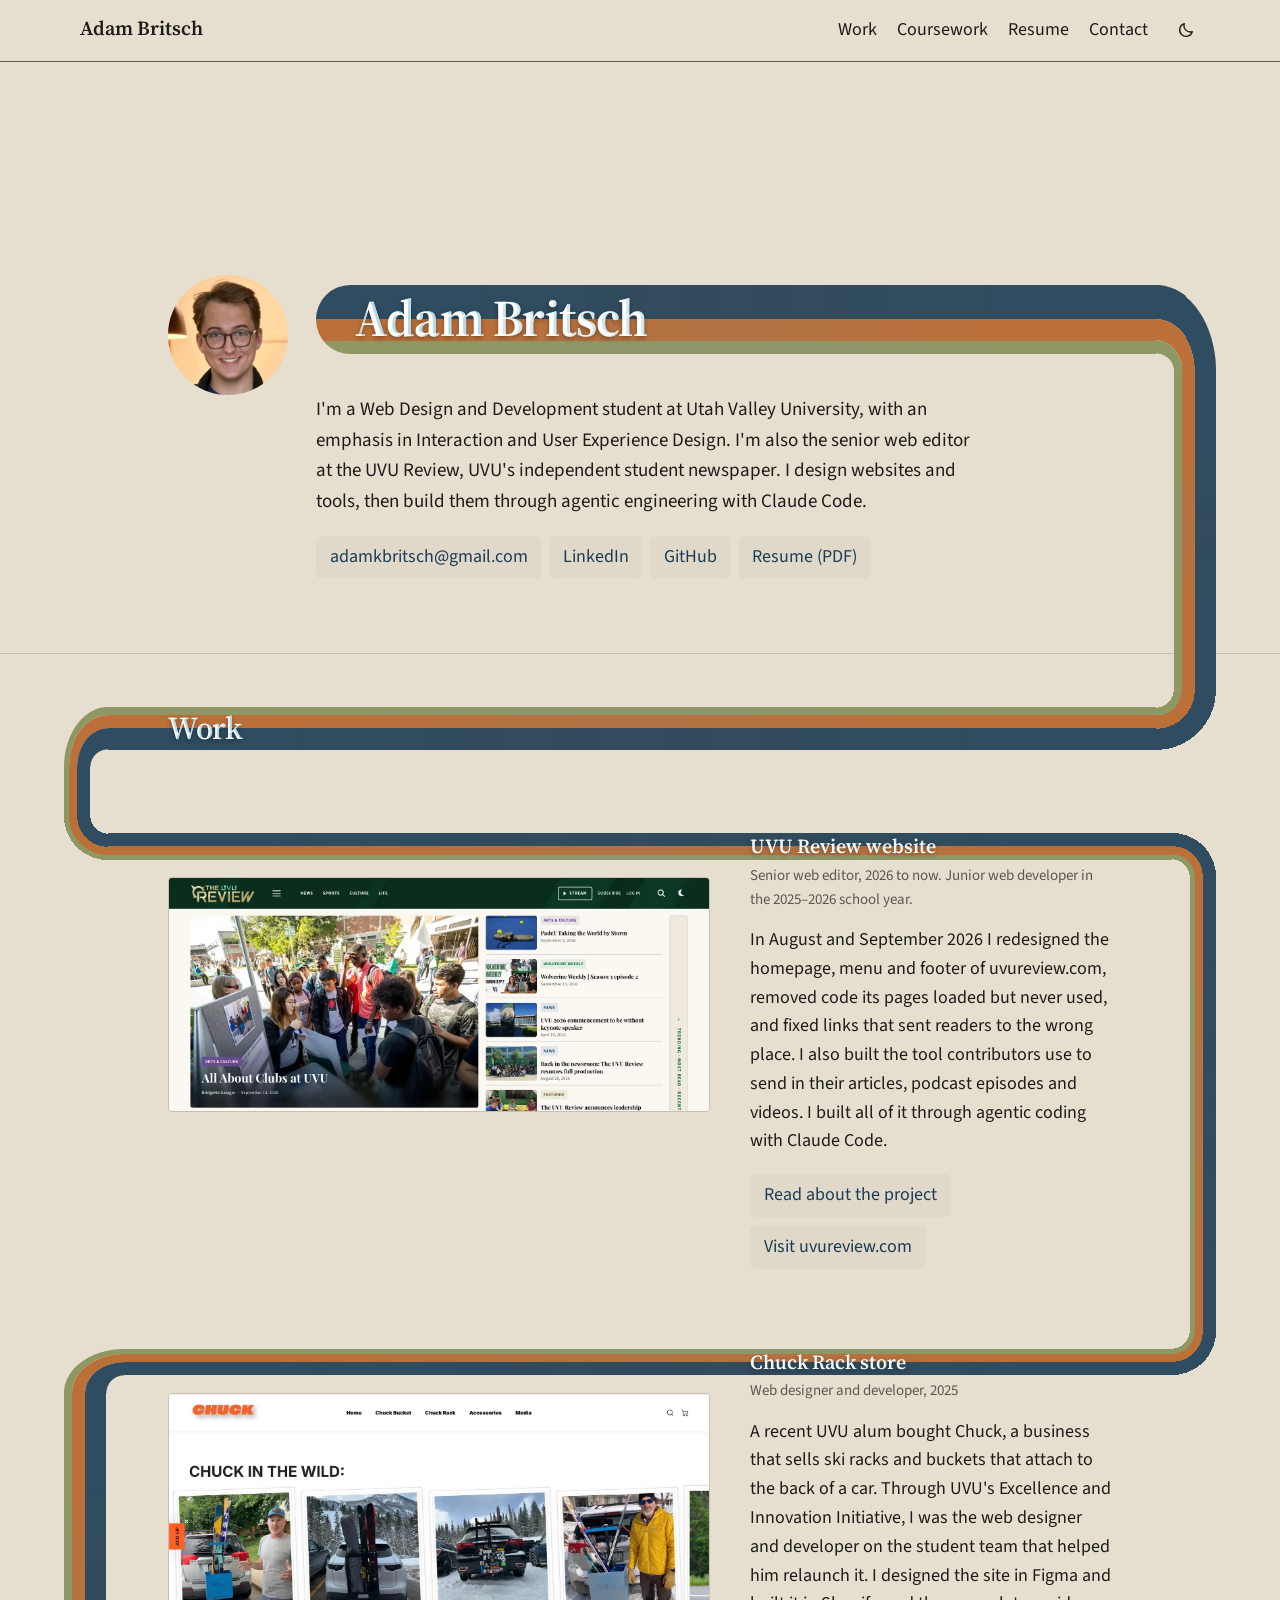
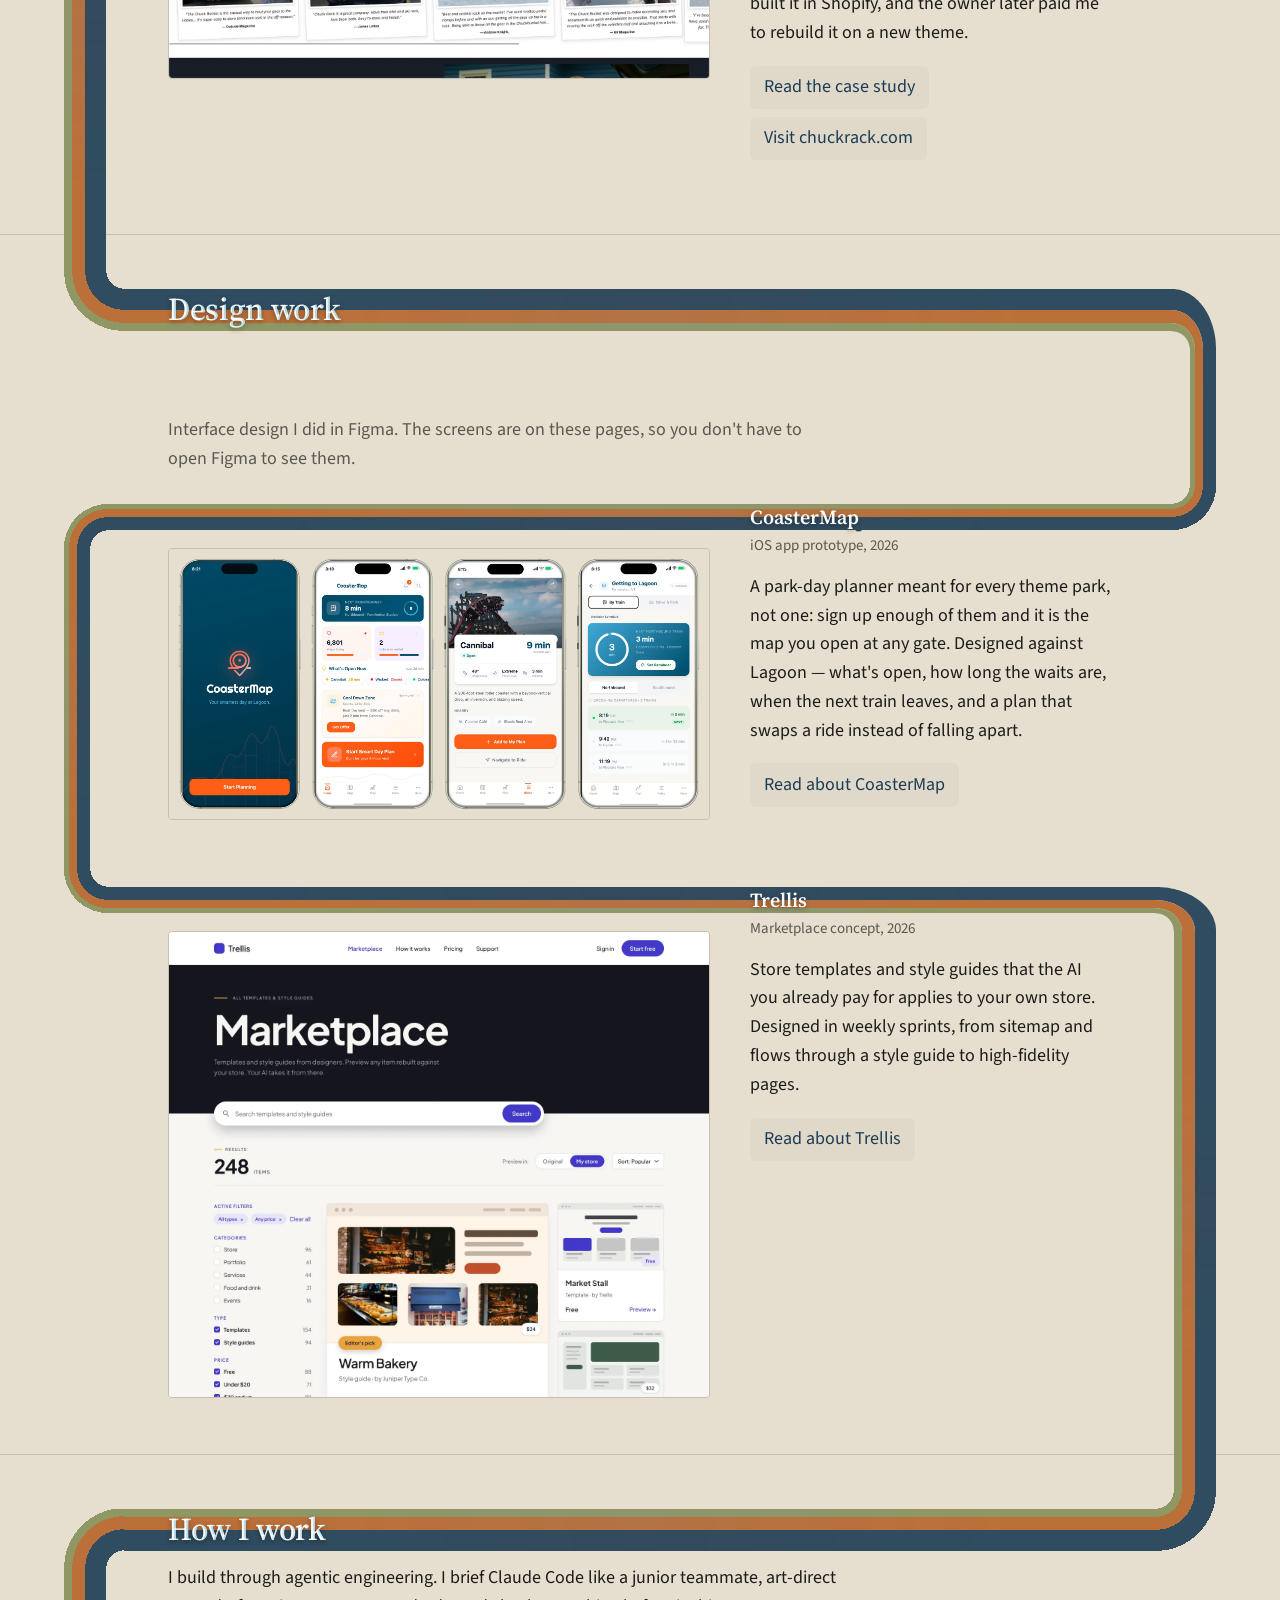
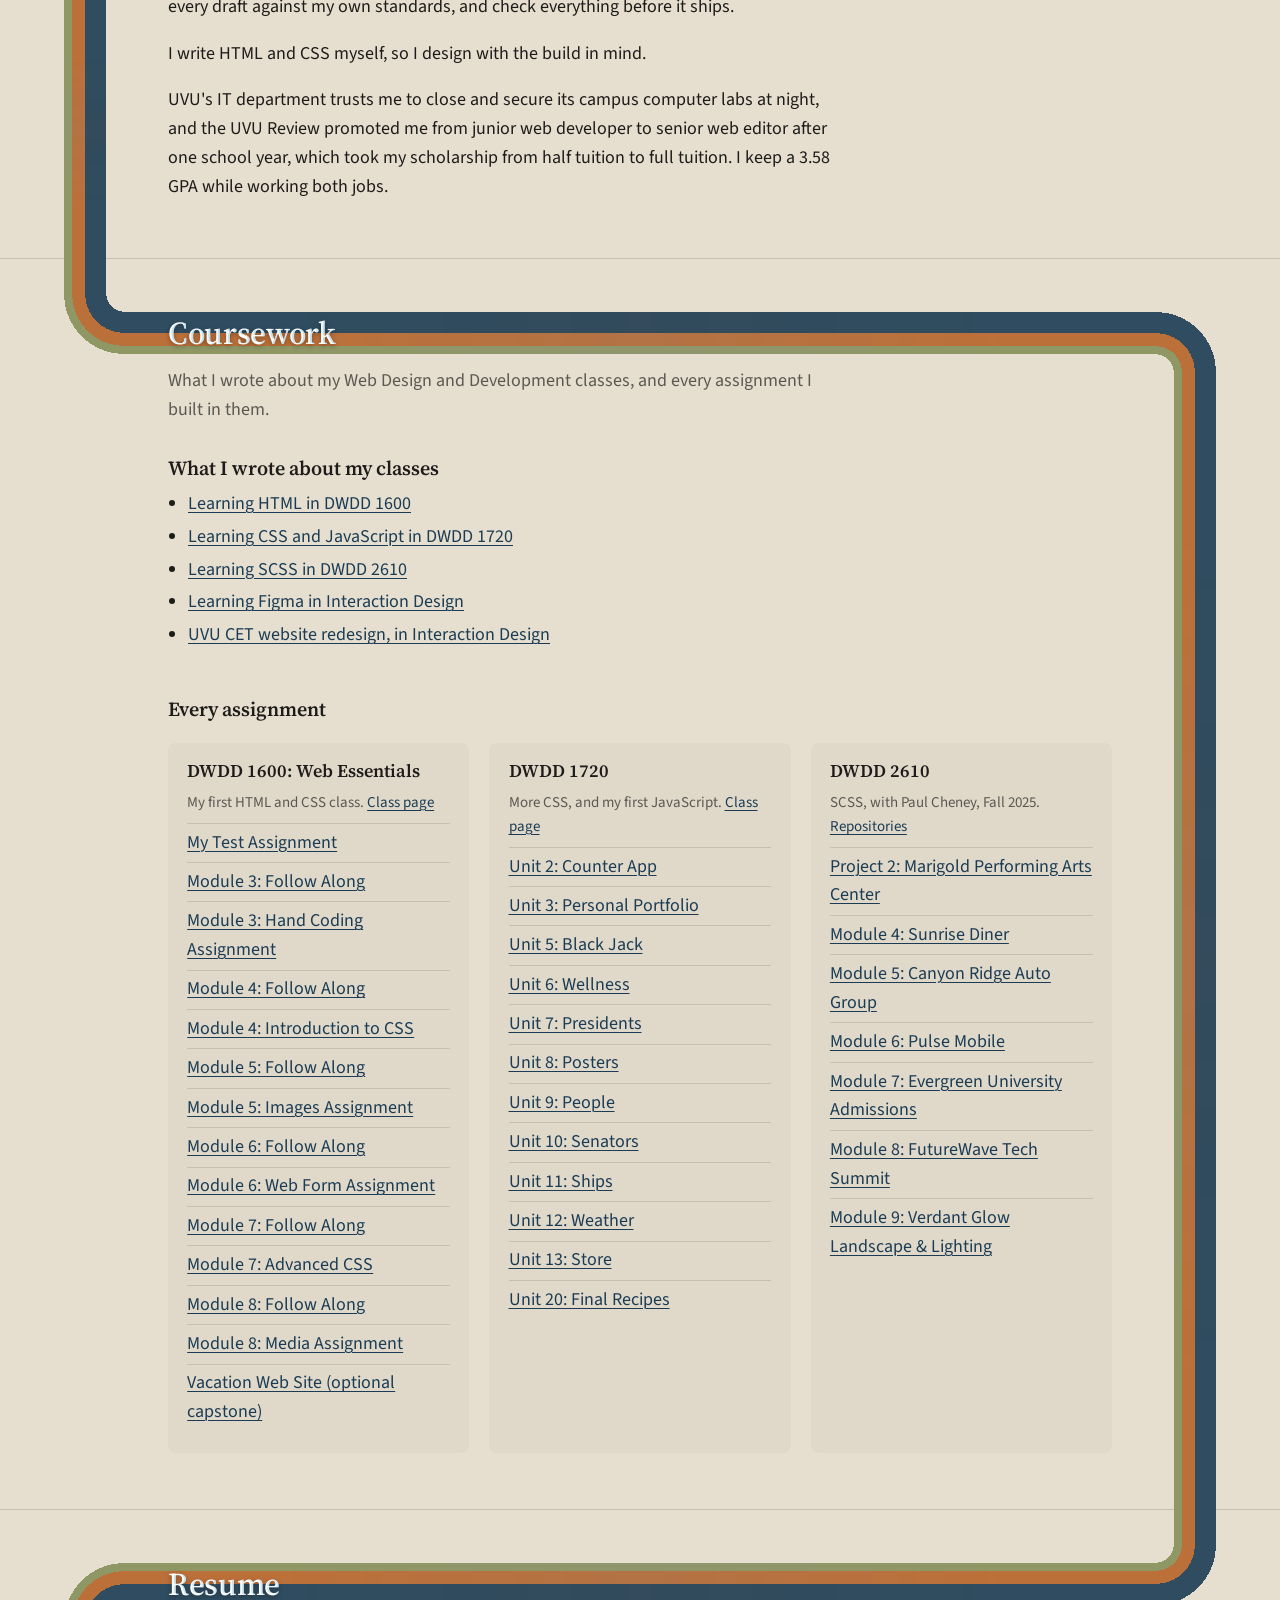
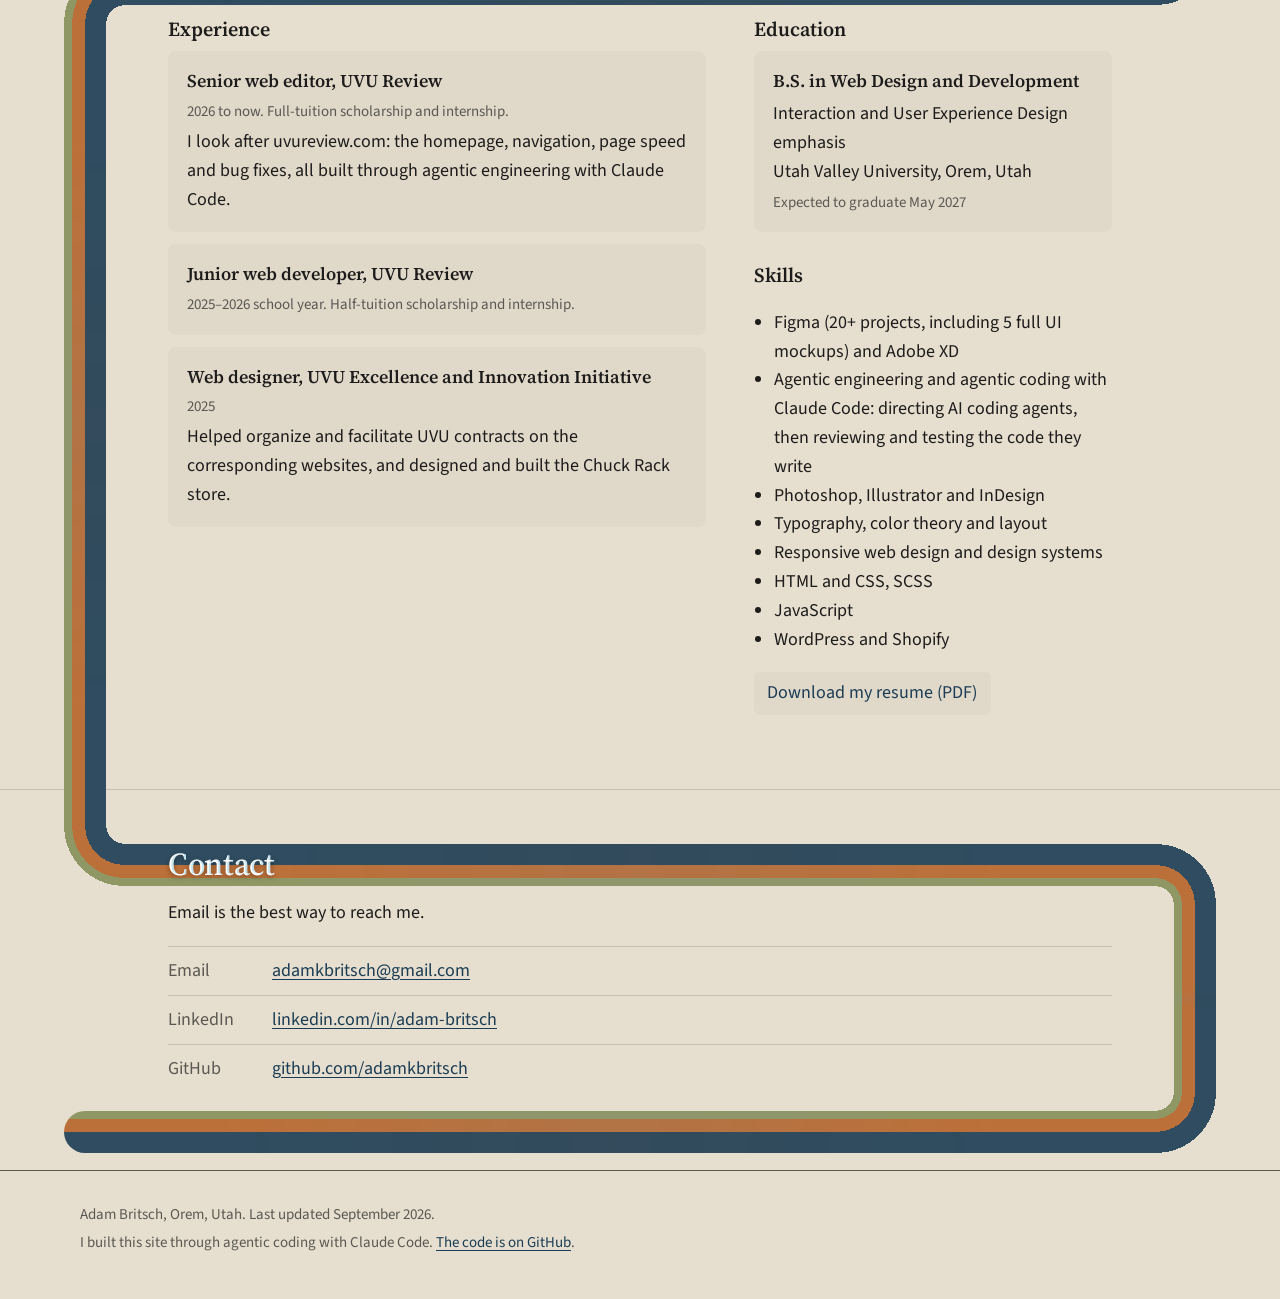
<file: index.html>
<!DOCTYPE html>
<html lang="en">
<head>
    <meta charset="UTF-8">
    <meta name="viewport" content="width=device-width, initial-scale=1.0">
    <title>Adam Britsch | Web Design and Development Portfolio</title>
    <meta name="description" content="Portfolio of Adam Britsch, a Web Design and Development student at Utah Valley University and senior web editor at the UVU Review.">
    <meta name="author" content="Adam Britsch">

    <link rel="canonical" href="https://adamkbritsch.github.io/Portfolio/">

    <script type="application/ld+json">
{
                "@context": "https://schema.org",
                "@graph": [
                        {
                                "@type": "Person",
                                "@id": "https://adamkbritsch.github.io/Portfolio/#adam",
                                "name": "Adam Britsch",
                                "url": "https://adamkbritsch.github.io/Portfolio/",
                                "jobTitle": "Senior Web Editor",
                                "worksFor": {
                                        "@type": "NewsMediaOrganization",
                                        "name": "UVU Review",
                                        "url": "https://www.uvureview.com/"
                                },
                                "alumniOf": {
                                        "@type": "CollegeOrUniversity",
                                        "name": "Utah Valley University",
                                        "url": "https://www.uvu.edu/"
                                },
                                "knowsAbout": [
                                        "Web design",
                                        "Web development",
                                        "User experience design",
                                        "HTML",
                                        "CSS",
                                        "SCSS",
                                        "Figma"
                                ],
                                "sameAs": [
                                        "https://github.com/adamkbritsch",
                                        "https://www.linkedin.com/in/adam-britsch/",
                                        "https://www.uvureview.com/author/adam-britsch/"
                                ]
                        },
                        {
                                "@type": "WebSite",
                                "@id": "https://adamkbritsch.github.io/Portfolio/#site",
                                "url": "https://adamkbritsch.github.io/Portfolio/",
                                "name": "Adam Britsch",
                                "publisher": {
                                        "@id": "https://adamkbritsch.github.io/Portfolio/#adam"
                                },
                                "inLanguage": "en"
                        },
                        {
                                "@type": "ProfilePage",
                                "@id": "https://adamkbritsch.github.io/Portfolio/#page",
                                "url": "https://adamkbritsch.github.io/Portfolio/",
                                "name": "Adam Britsch | Web Design and Development Portfolio",
                                "description": "Portfolio of Adam Britsch, a Web Design and Development student at Utah Valley University and senior web editor at the UVU Review.",
                                "isPartOf": {
                                        "@id": "https://adamkbritsch.github.io/Portfolio/#site"
                                },
                                "mainEntity": {
                                        "@id": "https://adamkbritsch.github.io/Portfolio/#adam"
                                }
                        }
                ]
        }
    </script>

    <meta property="og:type" content="website">
    <meta property="og:title" content="Adam Britsch">
    <meta property="og:description" content="Web Design and Development student at Utah Valley University and senior web editor at the UVU Review.">
    <meta property="og:url" content="https://adamkbritsch.github.io/Portfolio/">
    <meta property="og:image" content="https://adamkbritsch.github.io/Portfolio/images/adam-britsch.jpg">

    <link rel="preconnect" href="https://fonts.googleapis.com">
    <link rel="preconnect" href="https://fonts.gstatic.com" crossorigin>
    <link href="https://fonts.googleapis.com/css2?family=Source+Sans+3:wght@400;600&family=Source+Serif+4:opsz,wght@8..60,600;8..60,700&display=swap" rel="stylesheet">
    <script src="js/theme.js"></script>
    <script src="js/ink.js" defer></script>
    <script src="js/rail.js" defer></script>
    <link href="css/styles.min.css" rel="stylesheet">

    <link rel="apple-touch-icon" sizes="180x180" href="apple-touch-icon.png?v=2">
    <link rel="icon" type="image/png" sizes="32x32" href="favicon-32x32.png?v=2">
    <link rel="icon" type="image/png" sizes="16x16" href="favicon-16x16.png?v=2">
    <link rel="manifest" href="site.webmanifest?v=2">
</head>
<body>
    <a class="skip-link" href="#main">Skip to main content</a>

    <header class="site-header">
        <div class="wrap">
            <a class="site-header__name" href="index.html">Adam Britsch</a>
            <nav aria-label="Main">
                <ul class="site-nav">
                    <li><a href="#work">Work</a></li>
                    <li><a href="#coursework">Coursework</a></li>
                    <li><a href="#resume">Resume</a></li>
                    <li><a href="#contact">Contact</a></li>
                </ul>
            </nav>
                <button class="theme-toggle" type="button" aria-pressed="false">
                    <svg class="theme-toggle__icon theme-toggle__icon--sun" viewBox="0 0 24 24" width="18" height="18" fill="none" stroke="currentColor" stroke-width="1.8" stroke-linecap="round" aria-hidden="true" focusable="false"><circle cx="12" cy="12" r="4.2"/><path d="M12 2.4v2.6M12 19v2.6M4.2 4.2l1.9 1.9M17.9 17.9l1.9 1.9M2.4 12H5M19 12h2.6M4.2 19.8l1.9-1.9M17.9 6.1l1.9-1.9"/></svg>
                    <svg class="theme-toggle__icon theme-toggle__icon--moon" viewBox="0 0 24 24" width="18" height="18" fill="none" stroke="currentColor" stroke-width="1.8" stroke-linecap="round" stroke-linejoin="round" aria-hidden="true" focusable="false"><path d="M20.4 14.3A8.6 8.6 0 0 1 9.7 3.6a8.6 8.6 0 1 0 10.7 10.7Z"/></svg>
                    <span class="theme-toggle__label">Dark mode</span>
                </button>
        </div>
    </header>

    <main id="main">
        <div class="intro wrap">
            <img class="intro__photo" src="images/adam-britsch.webp" width="120" height="120" alt="">
            <h1>
                <span class="name__band" aria-hidden="true"><span class="name__band-text">Adam Britsch</span></span>
                <span class="name__text">Adam Britsch</span>
            </h1>
            <div>
                <p class="intro__lede">I'm a Web Design and Development student at Utah Valley University, with an emphasis in Interaction and User Experience Design. I'm also the senior web editor at the UVU Review, UVU's independent student newspaper. I design websites and tools, then build them through agentic engineering with Claude Code.</p>
                <p class="link-row">
                    <a href="mailto:adamkbritsch@gmail.com">adamkbritsch@gmail.com</a>
                    <a href="https://www.linkedin.com/in/adam-britsch/">LinkedIn</a>
                    <a href="https://github.com/adamkbritsch">GitHub</a>
                    <a href="pdfs/resume-adam-britsch.pdf">Resume (PDF)</a>
                </p>
            </div>
            <span class="rail__drop rail__drop--name" aria-hidden="true"></span>
        </div>

        <section class="section" id="work" aria-labelledby="work-heading">
            <div class="wrap">
                <h2 id="work-heading"><span class="rail__band" aria-hidden="true"></span><span class="rail__band-text" aria-hidden="true">Work</span>Work</h2>

                <article class="project">
                    <span class="rail__run" aria-hidden="true"></span><span class="rail__run-text" aria-hidden="true">UVU Review website</span>
                    <span class="rail__turn rail__turn--in" aria-hidden="true"></span>
                    <span class="rail__turn rail__turn--out" aria-hidden="true"></span>
                    <span class="rail__drop rail__drop--in" aria-hidden="true"></span>
                    <span class="rail__drop rail__drop--out" aria-hidden="true"></span>
                    
                    <figure class="project__image">
                        <img class="shot" src="images/work/uvu-review-home.webp" width="1600" height="689" alt="The UVU Review homepage, with the top stories filling the first screen">
                    </figure>
                    <div>
                        <h3><a href="case-studies/uvu-review.html">UVU Review website</a></h3>
                        <p class="meta">Senior web editor, 2026 to now. Junior web developer in the 2025–2026 school year.</p>
                        <p>In August and September 2026 I redesigned the homepage, menu and footer of uvureview.com, removed code its pages loaded but never used, and fixed links that sent readers to the wrong place. I also built the tool contributors use to send in their articles, podcast episodes and videos. I built all of it through agentic coding with Claude Code.</p>
                        <p class="link-row">
                            <a href="case-studies/uvu-review.html">Read about the project</a>
                            <a href="https://www.uvureview.com/">Visit uvureview.com</a>
                        </p>
                    </div>
                </article>

                <article class="project">
                    <span class="rail__run" aria-hidden="true"></span><span class="rail__run-text" aria-hidden="true">Chuck Rack store</span>
                    <span class="rail__turn rail__turn--in" aria-hidden="true"></span>
                    <span class="rail__turn rail__turn--out" aria-hidden="true"></span>
                    <span class="rail__drop rail__drop--in" aria-hidden="true"></span>
                    <span class="rail__drop rail__drop--out" aria-hidden="true"></span>
                    
                    <figure class="project__image">
                        <img class="shot" src="images/work/chuck-rack-polaroids.webp" width="1600" height="841" alt="The Chuck in the Wild section of the Chuck Rack store, with customer photos styled as polaroids" loading="lazy">
                    </figure>
                    <div>
                        <h3><a href="case-studies/case-study-01.html">Chuck Rack store</a></h3>
                        <p class="meta">Web designer and developer, 2025</p>
                        <p>A recent UVU alum bought Chuck, a business that sells ski racks and buckets that attach to the back of a car. Through UVU's Excellence and Innovation Initiative, I was the web designer and developer on the student team that helped him relaunch it. I designed the site in Figma and built it in Shopify, and the owner later paid me to rebuild it on a new theme.</p>
                        <p class="link-row">
                            <a href="case-studies/case-study-01.html">Read the case study</a>
                            <a href="https://chuckrack.com/">Visit chuckrack.com</a>
                        </p>
                    </div>
                </article>
                <span class="rail__turn rail__turn--tail" aria-hidden="true"></span>
            </div>
        </section>

        <section class="section" id="design" aria-labelledby="design-heading">
            <div class="wrap">
                <h2 id="design-heading"><span class="rail__band" aria-hidden="true"></span><span class="rail__band-text" aria-hidden="true">Design work</span>Design work</h2>
                <p class="section__intro">Interface design I did in Figma. The screens are on these pages, so you don't have to open Figma to see them.</p>

                <article class="project">
                    <span class="rail__run" aria-hidden="true"></span><span class="rail__run-text" aria-hidden="true">CoasterMap</span>
                    <span class="rail__turn rail__turn--in" aria-hidden="true"></span>
                    <span class="rail__turn rail__turn--out" aria-hidden="true"></span>
                    <span class="rail__drop rail__drop--in" aria-hidden="true"></span>
                    <span class="rail__drop rail__drop--out" aria-hidden="true"></span>
                    
                    <figure class="project__image">
                        <img class="shot" src="images/design/coastermap-screens.webp" width="2122" height="1059" alt="Four CoasterMap screens: the opening screen, a home screen with the next train and ride waits, a ride page for Cannibal, and directions to Lagoon by train" loading="lazy">
                    </figure>
                    <div>
                        <h3><a href="case-studies/coastermap.html">CoasterMap</a></h3>
                        <p class="meta">iOS app prototype, 2026</p>
                        <p>A park-day planner meant for every theme park, not one: sign up enough of them and it is the map you open at any gate. Designed against Lagoon &mdash; what's open, how long the waits are, when the next train leaves, and a plan that swaps a ride instead of falling apart.</p>
                        <p class="link-row"><a href="case-studies/coastermap.html">Read about CoasterMap</a></p>
                    </div>
                </article>

                <article class="project">
                    <span class="rail__run" aria-hidden="true"></span><span class="rail__run-text" aria-hidden="true">Trellis</span>
                    <span class="rail__turn rail__turn--in" aria-hidden="true"></span>
                    <span class="rail__turn rail__turn--out" aria-hidden="true"></span>
                    <span class="rail__drop rail__drop--in" aria-hidden="true"></span>
                    <span class="rail__drop rail__drop--out" aria-hidden="true"></span>
                    
                    <figure class="project__image">
                        <img class="shot" src="images/design/trellis-marketplace.webp" width="1440" height="1240" alt="The Trellis marketplace page, with a search field, category filters and a grid of template cards" loading="lazy">
                    </figure>
                    <div>
                        <h3><a href="case-studies/trellis.html">Trellis</a></h3>
                        <p class="meta">Marketplace concept, 2026</p>
                        <p>Store templates and style guides that the AI you already pay for applies to your own store. Designed in weekly sprints, from sitemap and flows through a style guide to high-fidelity pages.</p>
                        <p class="link-row"><a href="case-studies/trellis.html">Read about Trellis</a></p>
                    </div>
                </article>
                <span class="rail__turn rail__turn--tail" aria-hidden="true"></span>
            </div>
        </section>

        <section class="section" id="how-i-work" aria-labelledby="how-heading">
            <div class="wrap">
                <h2 id="how-heading"><span class="rail__band" aria-hidden="true"></span><span class="rail__band-text" aria-hidden="true">How I work</span>How I work</h2>
                <div class="prose">
                    <p>I build through agentic engineering. I brief Claude Code like a junior teammate, art-direct every draft against my own standards, and check everything before it ships.</p>
                    <p>I write HTML and CSS myself, so I design with the build in mind.</p>
                    <p>UVU's IT department trusts me to close and secure its campus computer labs at night, and the UVU Review promoted me from junior web developer to senior web editor after one school year, which took my scholarship from half tuition to full tuition. I keep a 3.58 GPA while working both jobs.</p>
                </div>
                <span class="rail__turn rail__turn--tail" aria-hidden="true"></span>
            </div>
        </section>

        <section class="section" id="coursework" aria-labelledby="coursework-heading">
            <div class="wrap">
                <h2 id="coursework-heading"><span class="rail__band" aria-hidden="true"></span><span class="rail__band-text" aria-hidden="true">Coursework</span>Coursework</h2>
                <p class="section__intro">What I wrote about my Web Design and Development classes, and every assignment I built in them.</p>

                <h3>What I wrote about my classes</h3>
                <ul class="writeups">
                    <li><a href="case-studies/case-study-03.html">Learning HTML in DWDD 1600</a></li>
                    <li><a href="case-studies/case-study-04.html">Learning CSS and JavaScript in DWDD 1720</a></li>
                    <li><a href="case-studies/case-study-06.html">Learning SCSS in DWDD 2610</a></li>
                    <li><a href="case-studies/case-study-05.html">Learning Figma in Interaction Design</a></li>
                    <li><a href="case-studies/case-study-02.html">UVU CET website redesign, in Interaction Design</a></li>
                </ul>

                <h3 class="subhead">Every assignment</h3>
                <div class="courses">
                    <div class="course">
                        <h4>DWDD 1600: Web Essentials</h4>
                        <p class="meta">My first HTML and CSS class. <a href="https://adamkbritsch.github.io/dwdd1600/">Class page</a></p>
                        <ul>
                            <li><a href="https://adamkbritsch.github.io/dwdd1600/01test/">My Test Assignment</a></li>
                            <li><a href="https://adamkbritsch.github.io/dwdd1600/03follow-along/">Module 3: Follow Along</a></li>
                            <li><a href="https://adamkbritsch.github.io/dwdd1600/03hand-coding/">Module 3: Hand Coding Assignment</a></li>
                            <li><a href="https://adamkbritsch.github.io/dwdd1600/04follow-along/">Module 4: Follow Along</a></li>
                            <li><a href="https://adamkbritsch.github.io/dwdd1600/04intro-css/">Module 4: Introduction to CSS</a></li>
                            <li><a href="https://adamkbritsch.github.io/dwdd1600/05follow-along/">Module 5: Follow Along</a></li>
                            <li><a href="https://adamkbritsch.github.io/dwdd1600/05images/">Module 5: Images Assignment</a></li>
                            <li><a href="https://adamkbritsch.github.io/dwdd1600/06follow-along/">Module 6: Follow Along</a></li>
                            <li><a href="https://adamkbritsch.github.io/dwdd1600/06form/">Module 6: Web Form Assignment</a></li>
                            <li><a href="https://adamkbritsch.github.io/dwdd1600/07follow-along/">Module 7: Follow Along</a></li>
                            <li><a href="https://adamkbritsch.github.io/dwdd1600/07advanced-css/">Module 7: Advanced CSS</a></li>
                            <li><a href="https://adamkbritsch.github.io/dwdd1600/08follow-along/">Module 8: Follow Along</a></li>
                            <li><a href="https://adamkbritsch.github.io/dwdd1600/08media/">Module 8: Media Assignment</a></li>
                            <li><a href="https://adamkbritsch.github.io/dwdd1600/vacation/">Vacation Web Site (optional capstone)</a></li>
                        </ul>
                    </div>
                    <div class="course">
                        <h4>DWDD 1720</h4>
                        <p class="meta">More CSS, and my first JavaScript. <a href="https://adamkbritsch-web-design.netlify.app/">Class page</a></p>
                        <ul>
                            <li><a href="https://adamkbritsch-web-design.netlify.app/counterapp/">Unit 2: Counter App</a></li>
                            <li><a href="https://adamkbritsch-web-design.netlify.app/personal-portfolio/">Unit 3: Personal Portfolio</a></li>
                            <li><a href="https://adamkbritsch-web-design.netlify.app/blackjackstart/">Unit 5: Black Jack</a></li>
                            <li><a href="https://adamkbritsch-web-design.netlify.app/wellness/">Unit 6: Wellness</a></li>
                            <li><a href="https://adamkbritsch-web-design.netlify.app/presidents/">Unit 7: Presidents</a></li>
                            <li><a href="https://adamkbritsch-web-design.netlify.app/starwarswebsite/">Unit 8: Posters</a></li>
                            <li><a href="https://adamkbritsch-web-design.netlify.app/peoplepractice/">Unit 9: People</a></li>
                            <li><a href="https://adamkbritsch-web-design.netlify.app/senators/">Unit 10: Senators</a></li>
                            <li><a href="https://adamkbritsch-web-design.netlify.app/ships/">Unit 11: Ships</a></li>
                            <li><a href="https://adamkbritsch-web-design.netlify.app/weather-app/">Unit 12: Weather</a></li>
                            <li><a href="https://adamkbritsch-web-design.netlify.app/storeapp/">Unit 13: Store</a></li>
                            <li><a href="https://adamkbritsch-web-design.netlify.app/recipes/">Unit 20: Final Recipes</a></li>
                        </ul>
                    </div>
                    <div class="course">
                        <h4>DWDD 2610</h4>
                        <p class="meta">SCSS, with Paul Cheney, Fall 2025. <a href="https://github.com/adamkbritsch?tab=repositories">Repositories</a></p>
                        <ul>
                            <li><a href="https://adamkbritsch.github.io/Performing-Arts-Project-02/">Project 2: Marigold Performing Arts Center</a></li>
                            <li><a href="https://adamkbritsch.github.io/04-Diner/">Module 4: Sunrise Diner</a></li>
                            <li><a href="https://adamkbritsch.github.io/05-Auto-Dealer/">Module 5: Canyon Ridge Auto Group</a></li>
                            <li><a href="https://adamkbritsch.github.io/06-X-Mobile/">Module 6: Pulse Mobile</a></li>
                            <li><a href="https://adamkbritsch.github.io/07-University-Admissions/">Module 7: Evergreen University Admissions</a></li>
                            <li><a href="https://adamkbritsch.github.io/08-Technology-Conference/">Module 8: FutureWave Tech Summit</a></li>
                            <li><a href="https://adamkbritsch.github.io/09-Landscape---Lighting/">Module 9: Verdant Glow Landscape &amp; Lighting</a></li>
                        </ul>
                    </div>
                </div>
                <span class="rail__turn rail__turn--tail" aria-hidden="true"></span>
            </div>
        </section>

        <section class="section" id="resume" aria-labelledby="resume-heading">
            <div class="wrap">
                <h2 id="resume-heading"><span class="rail__band" aria-hidden="true"></span><span class="rail__band-text" aria-hidden="true">Resume</span>Resume</h2>
                <div class="resume">
                    <div>
                        <h3>Experience</h3>
                        <ul class="entries">
                            <li class="entry">
                                <p class="entry__title">Senior web editor, UVU Review</p>
                                <p class="meta">2026 to now. Full-tuition scholarship and internship.</p>
                                <p>I look after uvureview.com: the homepage, navigation, page speed and bug fixes, all built through agentic engineering with Claude Code.</p>
                            </li>
                            <li class="entry">
                                <p class="entry__title">Junior web developer, UVU Review</p>
                                <p class="meta">2025–2026 school year. Half-tuition scholarship and internship.</p>
                            </li>
                            <li class="entry">
                                <p class="entry__title">Web designer, UVU Excellence and Innovation Initiative</p>
                                <p class="meta">2025</p>
                                <p>Helped organize and facilitate UVU contracts on the corresponding websites, and designed and built the Chuck Rack store.</p>
                            </li>
                        </ul>
                    </div>
                    <div>
                        <h3>Education</h3>
                        <div class="entry">
                            <p class="entry__title">B.S. in Web Design and Development</p>
                            <p>Interaction and User Experience Design emphasis<br>Utah Valley University, Orem, Utah</p>
                            <p class="meta">Expected to graduate May 2027</p>
                        </div>

                        <h3 class="subhead">Skills</h3>
                        <ul class="skills">
                            <li>Figma (20+ projects, including 5 full UI mockups) and Adobe XD</li>
                            <li>Agentic engineering and agentic coding with Claude Code: directing AI coding agents, then reviewing and testing the code they write</li>
                            <li>Photoshop, Illustrator and InDesign</li>
                            <li>Typography, color theory and layout</li>
                            <li>Responsive web design and design systems</li>
                            <li>HTML and CSS, SCSS</li>
                            <li>JavaScript</li>
                            <li>WordPress and Shopify</li>
                        </ul>
                        <p class="link-row"><a href="pdfs/resume-adam-britsch.pdf">Download my resume (PDF)</a></p>
                    </div>
                </div>
                <span class="rail__turn rail__turn--tail" aria-hidden="true"></span>
            </div>
        </section>

        <section class="section" id="contact" aria-labelledby="contact-heading">
            <div class="wrap">
                <h2 id="contact-heading"><span class="rail__band" aria-hidden="true"></span><span class="rail__band-text" aria-hidden="true">Contact</span>Contact</h2>
                <p>Email is the best way to reach me.</p>
                <ul class="contact-list">
                    <li><span>Email</span> <a href="mailto:adamkbritsch@gmail.com">adamkbritsch@gmail.com</a></li>
                    <li><span>LinkedIn</span> <a href="https://www.linkedin.com/in/adam-britsch/">linkedin.com/in/adam-britsch</a></li>
                    <li><span>GitHub</span> <a href="https://github.com/adamkbritsch">github.com/adamkbritsch</a></li>
                </ul>
                <span class="rail__turn rail__turn--tail" aria-hidden="true"></span>
            </div>
        </section>
    </main>

    <footer class="site-footer">
        <div class="wrap">
            <p>Adam Britsch, Orem, Utah. Last updated September 2026.</p>
            <p>I built this site through agentic coding with Claude Code. <a href="https://github.com/adamkbritsch/Portfolio">The code is on GitHub</a>.</p>
        </div>
    </footer>
</body>
</html>
</file>
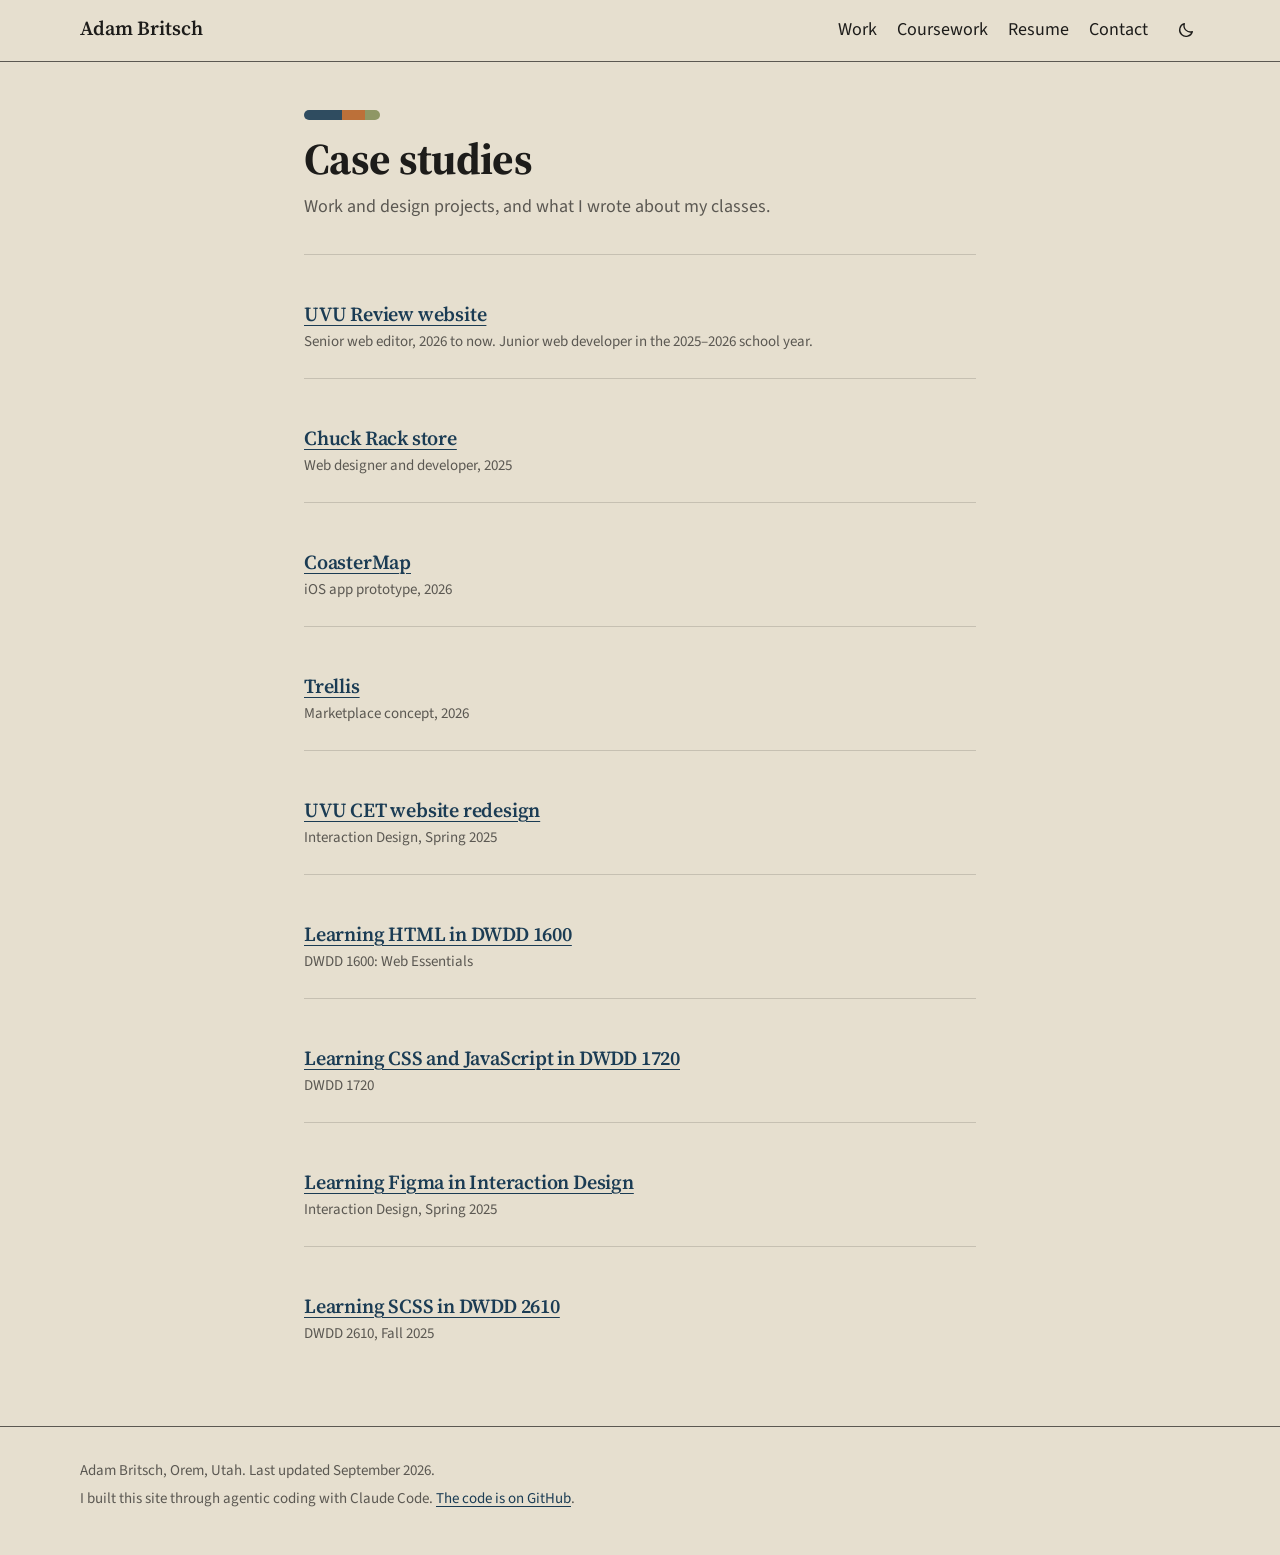
<file: case-studies/index.html>
<!DOCTYPE html>
<html lang="en">
<head>
    <meta charset="UTF-8">
    <meta name="viewport" content="width=device-width, initial-scale=1.0">
    <title>Case studies | Adam Britsch</title>
    <meta name="description" content="Case studies by Adam Britsch: the UVU Review website, the Chuck Rack store, and write-ups from his Web Design and Development classes.">
    <meta name="author" content="Adam Britsch">

    <link rel="canonical" href="https://adamkbritsch.github.io/Portfolio/case-studies/index.html">

    <meta property="og:type" content="website">
    <meta property="og:title" content="Case studies">
    <meta property="og:description" content="Case studies by Adam Britsch: the UVU Review website, the Chuck Rack store, and write-ups from his Web Design and Development classes.">
    <meta property="og:url" content="https://adamkbritsch.github.io/Portfolio/case-studies/index.html">
    <meta property="og:image" content="https://adamkbritsch.github.io/Portfolio/images/adam-britsch.jpg">

    <script type="application/ld+json">
{
                "@context": "https://schema.org",
                "@graph": [
                        {
                                "@type": "CollectionPage",
                                "@id": "https://adamkbritsch.github.io/Portfolio/case-studies/index.html#page",
                                "url": "https://adamkbritsch.github.io/Portfolio/case-studies/index.html",
                                "name": "Case studies | Adam Britsch",
                                "description": "Case studies by Adam Britsch: the UVU Review website, the Chuck Rack store, and write-ups from his Web Design and Development classes.",
                                "isPartOf": {
                                        "@id": "https://adamkbritsch.github.io/Portfolio/#site"
                                },
                                "about": {
                                        "@id": "https://adamkbritsch.github.io/Portfolio/#adam"
                                }
                        },
                        {
                                "@type": "BreadcrumbList",
                                "itemListElement": [
                                        {
                                                "@type": "ListItem",
                                                "position": 1,
                                                "name": "Home",
                                                "item": "https://adamkbritsch.github.io/Portfolio/"
                                        },
                                        {
                                                "@type": "ListItem",
                                                "position": 2,
                                                "name": "Case studies",
                                                "item": "https://adamkbritsch.github.io/Portfolio/case-studies/"
                                        }
                                ]
                        }
                ]
        }
    </script>

    <link rel="preconnect" href="https://fonts.googleapis.com">
    <link rel="preconnect" href="https://fonts.gstatic.com" crossorigin>
    <link href="https://fonts.googleapis.com/css2?family=Source+Sans+3:wght@400;600&family=Source+Serif+4:opsz,wght@8..60,600;8..60,700&display=swap" rel="stylesheet">
    <script src="../js/theme.js"></script>
    <link href="../css/styles.min.css" rel="stylesheet">

    <link rel="apple-touch-icon" sizes="180x180" href="../apple-touch-icon.png?v=2">
    <link rel="icon" type="image/png" sizes="32x32" href="../favicon-32x32.png?v=2">
    <link rel="icon" type="image/png" sizes="16x16" href="../favicon-16x16.png?v=2">
    <link rel="manifest" href="../site.webmanifest?v=2">
</head>
<body>
    <a class="skip-link" href="#main">Skip to main content</a>

    <header class="site-header">
        <div class="wrap">
            <a class="site-header__name" href="../index.html">Adam Britsch</a>
            <nav aria-label="Main">
                <ul class="site-nav">
                    <li><a href="../index.html#work">Work</a></li>
                    <li><a href="../index.html#coursework">Coursework</a></li>
                    <li><a href="../index.html#resume">Resume</a></li>
                    <li><a href="../index.html#contact">Contact</a></li>
                </ul>
            </nav>
                <button class="theme-toggle" type="button" aria-pressed="false">
                    <svg class="theme-toggle__icon theme-toggle__icon--sun" viewBox="0 0 24 24" width="18" height="18" fill="none" stroke="currentColor" stroke-width="1.8" stroke-linecap="round" aria-hidden="true" focusable="false"><circle cx="12" cy="12" r="4.2"/><path d="M12 2.4v2.6M12 19v2.6M4.2 4.2l1.9 1.9M17.9 17.9l1.9 1.9M2.4 12H5M19 12h2.6M4.2 19.8l1.9-1.9M17.9 6.1l1.9-1.9"/></svg>
                    <svg class="theme-toggle__icon theme-toggle__icon--moon" viewBox="0 0 24 24" width="18" height="18" fill="none" stroke="currentColor" stroke-width="1.8" stroke-linecap="round" stroke-linejoin="round" aria-hidden="true" focusable="false"><path d="M20.4 14.3A8.6 8.6 0 0 1 9.7 3.6a8.6 8.6 0 1 0 10.7 10.7Z"/></svg>
                    <span class="theme-toggle__label">Dark mode</span>
                </button>
        </div>
    </header>

    <main id="main" class="article">
        <h1>Case studies</h1>
        <p class="article__meta">Work and design projects, and what I wrote about my classes.</p>

        <ul class="study-list">
            <li>
                <h2><a href="uvu-review.html">UVU Review website</a></h2>
                <p class="meta">Senior web editor, 2026 to now. Junior web developer in the 2025–2026 school year.</p>
            </li>
            <li>
                <h2><a href="case-study-01.html">Chuck Rack store</a></h2>
                <p class="meta">Web designer and developer, 2025</p>
            </li>
            <li>
                <h2><a href="coastermap.html">CoasterMap</a></h2>
                <p class="meta">iOS app prototype, 2026</p>
            </li>
            <li>
                <h2><a href="trellis.html">Trellis</a></h2>
                <p class="meta">Marketplace concept, 2026</p>
            </li>
            <li>
                <h2><a href="case-study-02.html">UVU CET website redesign</a></h2>
                <p class="meta">Interaction Design, Spring 2025</p>
            </li>
            <li>
                <h2><a href="case-study-03.html">Learning HTML in DWDD 1600</a></h2>
                <p class="meta">DWDD 1600: Web Essentials</p>
            </li>
            <li>
                <h2><a href="case-study-04.html">Learning CSS and JavaScript in DWDD 1720</a></h2>
                <p class="meta">DWDD 1720</p>
            </li>
            <li>
                <h2><a href="case-study-05.html">Learning Figma in Interaction Design</a></h2>
                <p class="meta">Interaction Design, Spring 2025</p>
            </li>
            <li>
                <h2><a href="case-study-06.html">Learning SCSS in DWDD 2610</a></h2>
                <p class="meta">DWDD 2610, Fall 2025</p>
            </li>
        </ul>
    </main>

    <footer class="site-footer">
        <div class="wrap">
            <p>Adam Britsch, Orem, Utah. Last updated September 2026.</p>
            <p>I built this site through agentic coding with Claude Code. <a href="https://github.com/adamkbritsch/Portfolio">The code is on GitHub</a>.</p>
        </div>
    </footer>
</body>
</html>
</file>
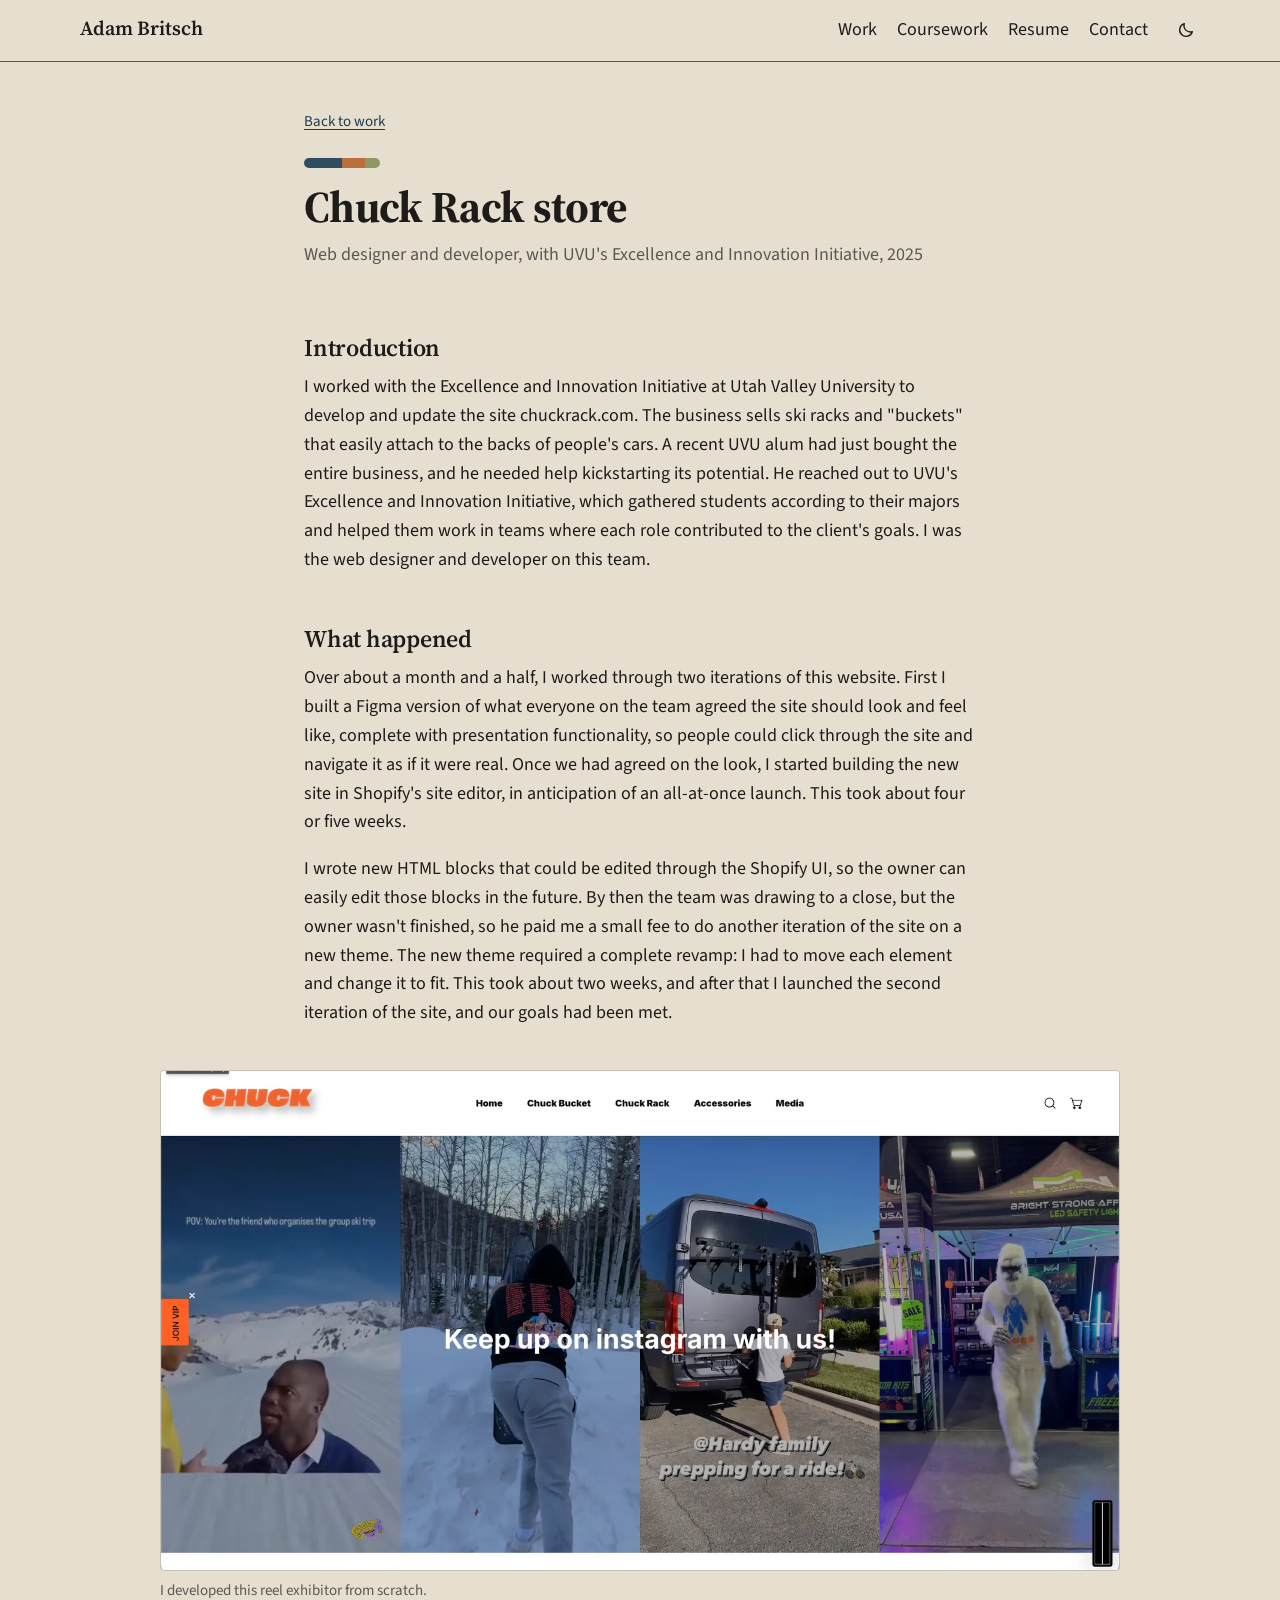
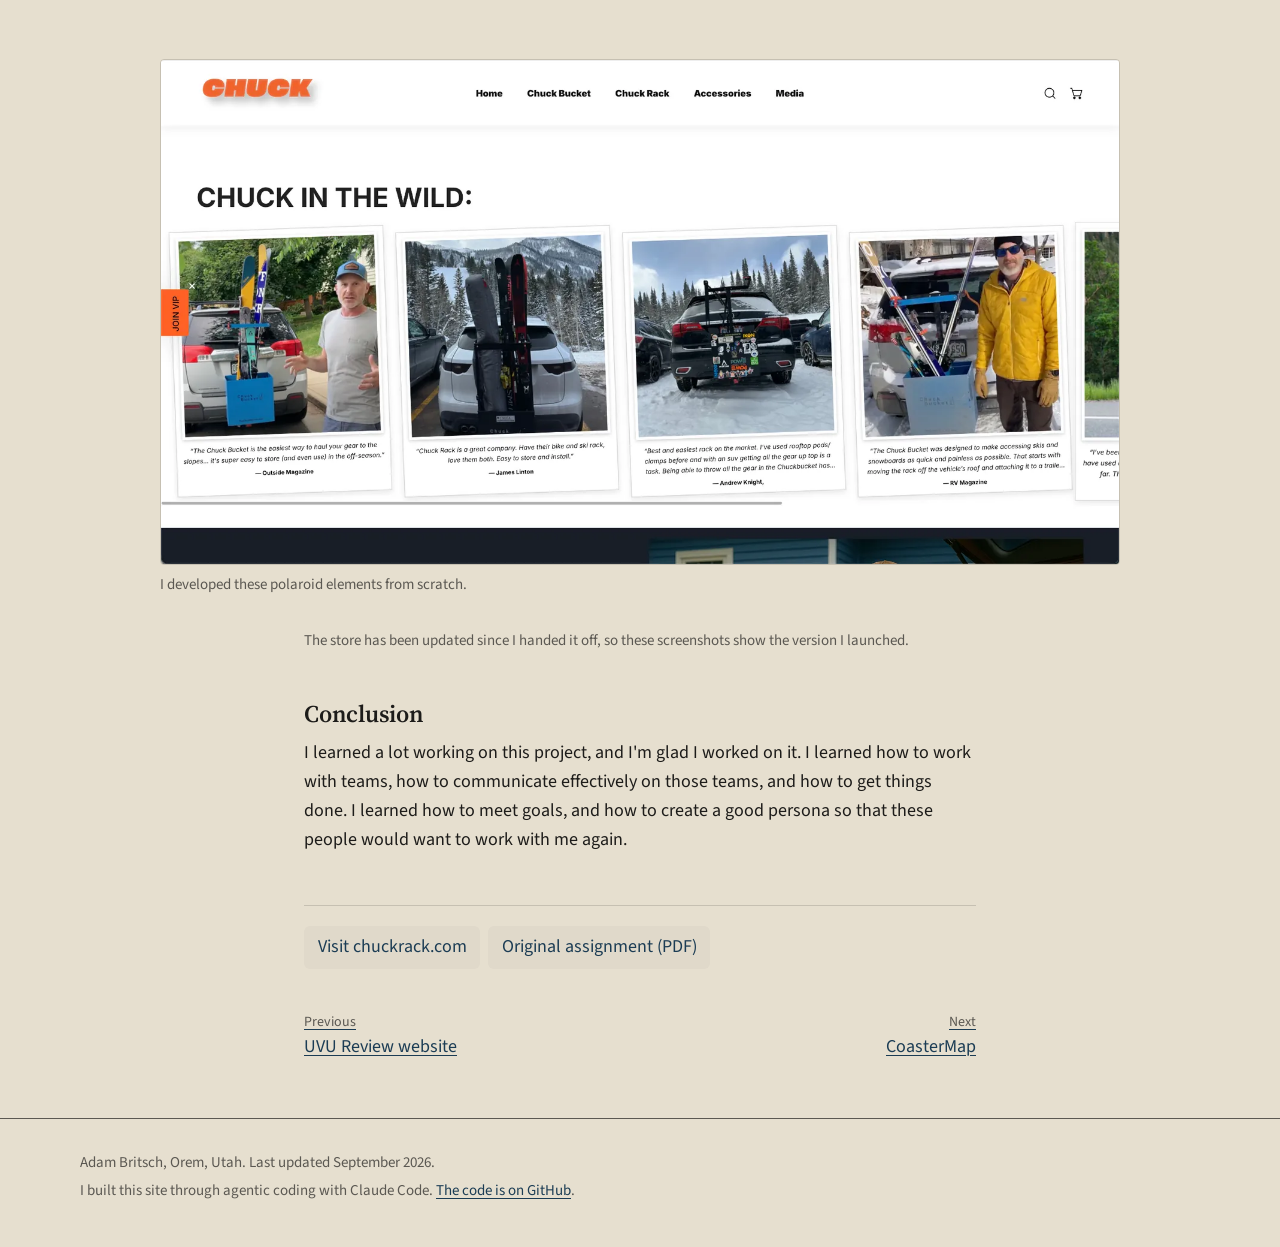
<file: case-studies/case-study-01.html>
<!DOCTYPE html>
<html lang="en">
<head>
    <meta charset="UTF-8">
    <meta name="viewport" content="width=device-width, initial-scale=1.0">
    <title>Chuck Rack store | Adam Britsch</title>
    <meta name="description" content="Adam Britsch's case study on designing and building the Chuck Rack Shopify store with UVU's Excellence and Innovation Initiative.">
    <meta name="author" content="Adam Britsch">

    <link rel="canonical" href="https://adamkbritsch.github.io/Portfolio/case-studies/case-study-01.html">

    <meta property="og:type" content="article">
    <meta property="og:title" content="Chuck Rack store">
    <meta property="og:description" content="Adam Britsch's case study on designing and building the Chuck Rack Shopify store with UVU's Excellence and Innovation Initiative.">
    <meta property="og:url" content="https://adamkbritsch.github.io/Portfolio/case-studies/case-study-01.html">
    <meta property="og:image" content="https://adamkbritsch.github.io/Portfolio/images/adam-britsch.jpg">

    <script type="application/ld+json">
{
                "@context": "https://schema.org",
                "@graph": [
                        {
                                "@type": "Article",
                                "@id": "https://adamkbritsch.github.io/Portfolio/case-studies/case-study-01.html#page",
                                "url": "https://adamkbritsch.github.io/Portfolio/case-studies/case-study-01.html",
                                "headline": "Chuck Rack store",
                                "description": "Adam Britsch's case study on designing and building the Chuck Rack Shopify store with UVU's Excellence and Innovation Initiative.",
                                "author": {
                                        "@id": "https://adamkbritsch.github.io/Portfolio/#adam"
                                },
                                "publisher": {
                                        "@id": "https://adamkbritsch.github.io/Portfolio/#adam"
                                },
                                "isPartOf": {
                                        "@id": "https://adamkbritsch.github.io/Portfolio/#site"
                                },
                                "inLanguage": "en",
                                "mainEntityOfPage": "https://adamkbritsch.github.io/Portfolio/case-studies/case-study-01.html"
                        },
                        {
                                "@type": "BreadcrumbList",
                                "itemListElement": [
                                        {
                                                "@type": "ListItem",
                                                "position": 1,
                                                "name": "Home",
                                                "item": "https://adamkbritsch.github.io/Portfolio/"
                                        },
                                        {
                                                "@type": "ListItem",
                                                "position": 2,
                                                "name": "Case studies",
                                                "item": "https://adamkbritsch.github.io/Portfolio/case-studies/"
                                        },
                                        {
                                                "@type": "ListItem",
                                                "position": 3,
                                                "name": "Chuck Rack store",
                                                "item": "https://adamkbritsch.github.io/Portfolio/case-studies/case-study-01.html"
                                        }
                                ]
                        }
                ]
        }
    </script>

    <link rel="preconnect" href="https://fonts.googleapis.com">
    <link rel="preconnect" href="https://fonts.gstatic.com" crossorigin>
    <link href="https://fonts.googleapis.com/css2?family=Source+Sans+3:wght@400;600&family=Source+Serif+4:opsz,wght@8..60,600;8..60,700&display=swap" rel="stylesheet">
    <script src="../js/theme.js"></script>
    <link href="../css/styles.min.css" rel="stylesheet">

    <link rel="apple-touch-icon" sizes="180x180" href="../apple-touch-icon.png?v=2">
    <link rel="icon" type="image/png" sizes="32x32" href="../favicon-32x32.png?v=2">
    <link rel="icon" type="image/png" sizes="16x16" href="../favicon-16x16.png?v=2">
    <link rel="manifest" href="../site.webmanifest?v=2">
</head>
<body>
    <a class="skip-link" href="#main">Skip to main content</a>

    <header class="site-header">
        <div class="wrap">
            <a class="site-header__name" href="../index.html">Adam Britsch</a>
            <nav aria-label="Main">
                <ul class="site-nav">
                    <li><a href="../index.html#work">Work</a></li>
                    <li><a href="../index.html#coursework">Coursework</a></li>
                    <li><a href="../index.html#resume">Resume</a></li>
                    <li><a href="../index.html#contact">Contact</a></li>
                </ul>
            </nav>
                <button class="theme-toggle" type="button" aria-pressed="false">
                    <svg class="theme-toggle__icon theme-toggle__icon--sun" viewBox="0 0 24 24" width="18" height="18" fill="none" stroke="currentColor" stroke-width="1.8" stroke-linecap="round" aria-hidden="true" focusable="false"><circle cx="12" cy="12" r="4.2"/><path d="M12 2.4v2.6M12 19v2.6M4.2 4.2l1.9 1.9M17.9 17.9l1.9 1.9M2.4 12H5M19 12h2.6M4.2 19.8l1.9-1.9M17.9 6.1l1.9-1.9"/></svg>
                    <svg class="theme-toggle__icon theme-toggle__icon--moon" viewBox="0 0 24 24" width="18" height="18" fill="none" stroke="currentColor" stroke-width="1.8" stroke-linecap="round" stroke-linejoin="round" aria-hidden="true" focusable="false"><path d="M20.4 14.3A8.6 8.6 0 0 1 9.7 3.6a8.6 8.6 0 1 0 10.7 10.7Z"/></svg>
                    <span class="theme-toggle__label">Dark mode</span>
                </button>
        </div>
    </header>

    <main id="main" class="article">
        <p class="article__back"><a href="../index.html#work">Back to work</a></p>
        <h1>Chuck Rack store</h1>
        <p class="article__meta">Web designer and developer, with UVU's Excellence and Innovation Initiative, 2025</p>

        <h2>Introduction</h2>
        <p>I worked with the Excellence and Innovation Initiative at Utah Valley University to develop and update the site chuckrack.com. The business sells ski racks and "buckets" that easily attach to the backs of people's cars. A recent UVU alum had just bought the entire business, and he needed help kickstarting its potential. He reached out to UVU's Excellence and Innovation Initiative, which gathered students according to their majors and helped them work in teams where each role contributed to the client's goals. I was the web designer and developer on this team.</p>

        <h2>What happened</h2>
        <p>Over about a month and a half, I worked through two iterations of this website. First I built a Figma version of what everyone on the team agreed the site should look and feel like, complete with presentation functionality, so people could click through the site and navigate it as if it were real. Once we had agreed on the look, I started building the new site in Shopify's site editor, in anticipation of an all-at-once launch. This took about four or five weeks.</p>
        <p>I wrote new HTML blocks that could be edited through the Shopify UI, so the owner can easily edit those blocks in the future. By then the team was drawing to a close, but the owner wasn't finished, so he paid me a small fee to do another iteration of the site on a new theme. The new theme required a complete revamp: I had to move each element and change it to fit. This took about two weeks, and after that I launched the second iteration of the site, and our goals had been met.</p>

        <figure>
            <img class="shot" src="../images/work/chuck-rack-reels.webp" width="1600" height="834" alt="A row of Instagram reels on the Chuck homepage under the heading Keep up on Instagram with us" loading="lazy">
            <figcaption>I developed this reel exhibitor from scratch.</figcaption>
        </figure>
        <figure>
            <img class="shot" src="../images/work/chuck-rack-polaroids.webp" width="1600" height="841" alt="The Chuck in the Wild section, with customer photos and quotes styled as polaroids" loading="lazy">
            <figcaption>I developed these polaroid elements from scratch.</figcaption>
        </figure>
        <p class="article__note">The store has been updated since I handed it off, so these screenshots show the version I launched.</p>

        <h2>Conclusion</h2>
        <p>I learned a lot working on this project, and I'm glad I worked on it. I learned how to work with teams, how to communicate effectively on those teams, and how to get things done. I learned how to meet goals, and how to create a good persona so that these people would want to work with me again.</p>

        <p class="article__links link-row">
            <a href="https://chuckrack.com/">Visit chuckrack.com</a>
            <a href="../pdfs/Assignment_%20Case%20Study%201.pdf">Original assignment (PDF)</a>
        </p>

        <nav class="pager" aria-label="Case studies">
            <a href="uvu-review.html" rel="prev"><span>Previous</span>UVU Review website</a>
            <a href="coastermap.html" rel="next"><span>Next</span>CoasterMap</a>
        </nav>
    </main>

    <footer class="site-footer">
        <div class="wrap">
            <p>Adam Britsch, Orem, Utah. Last updated September 2026.</p>
            <p>I built this site through agentic coding with Claude Code. <a href="https://github.com/adamkbritsch/Portfolio">The code is on GitHub</a>.</p>
        </div>
    </footer>
</body>
</html>
</file>
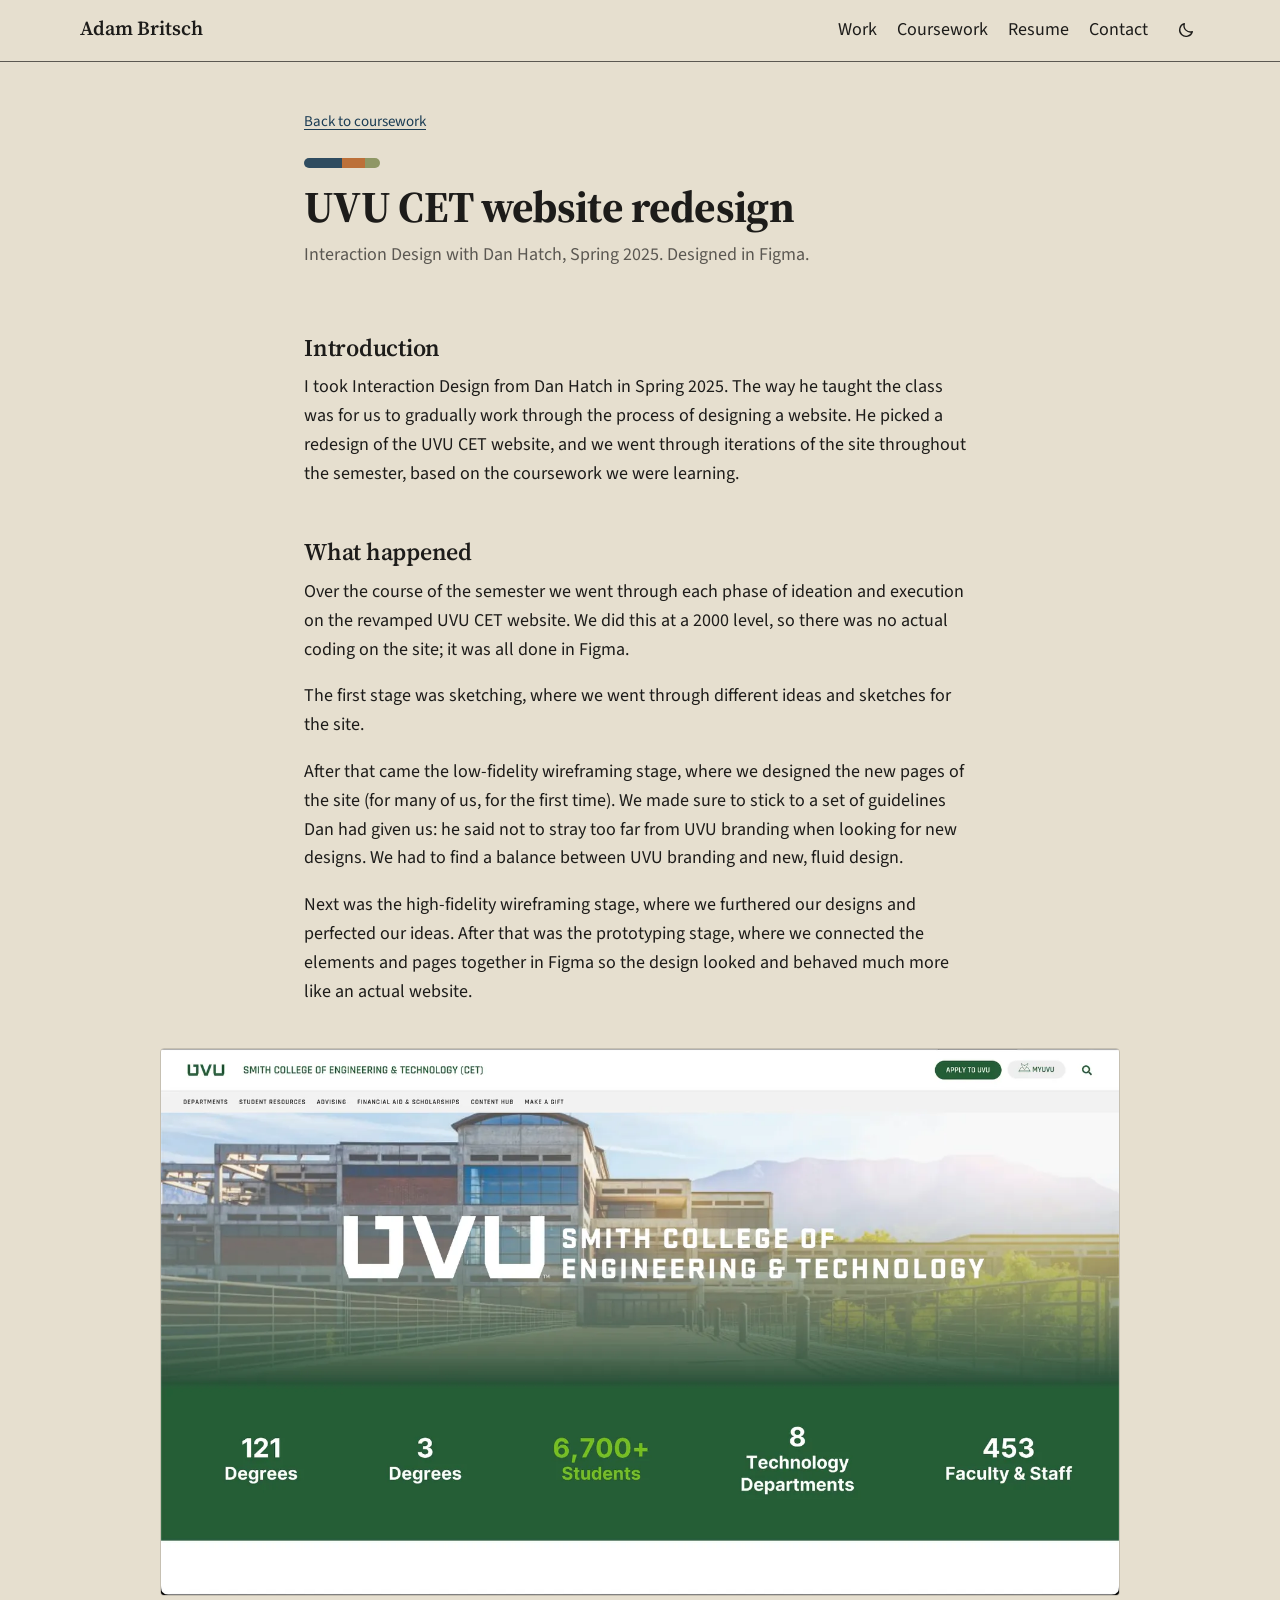
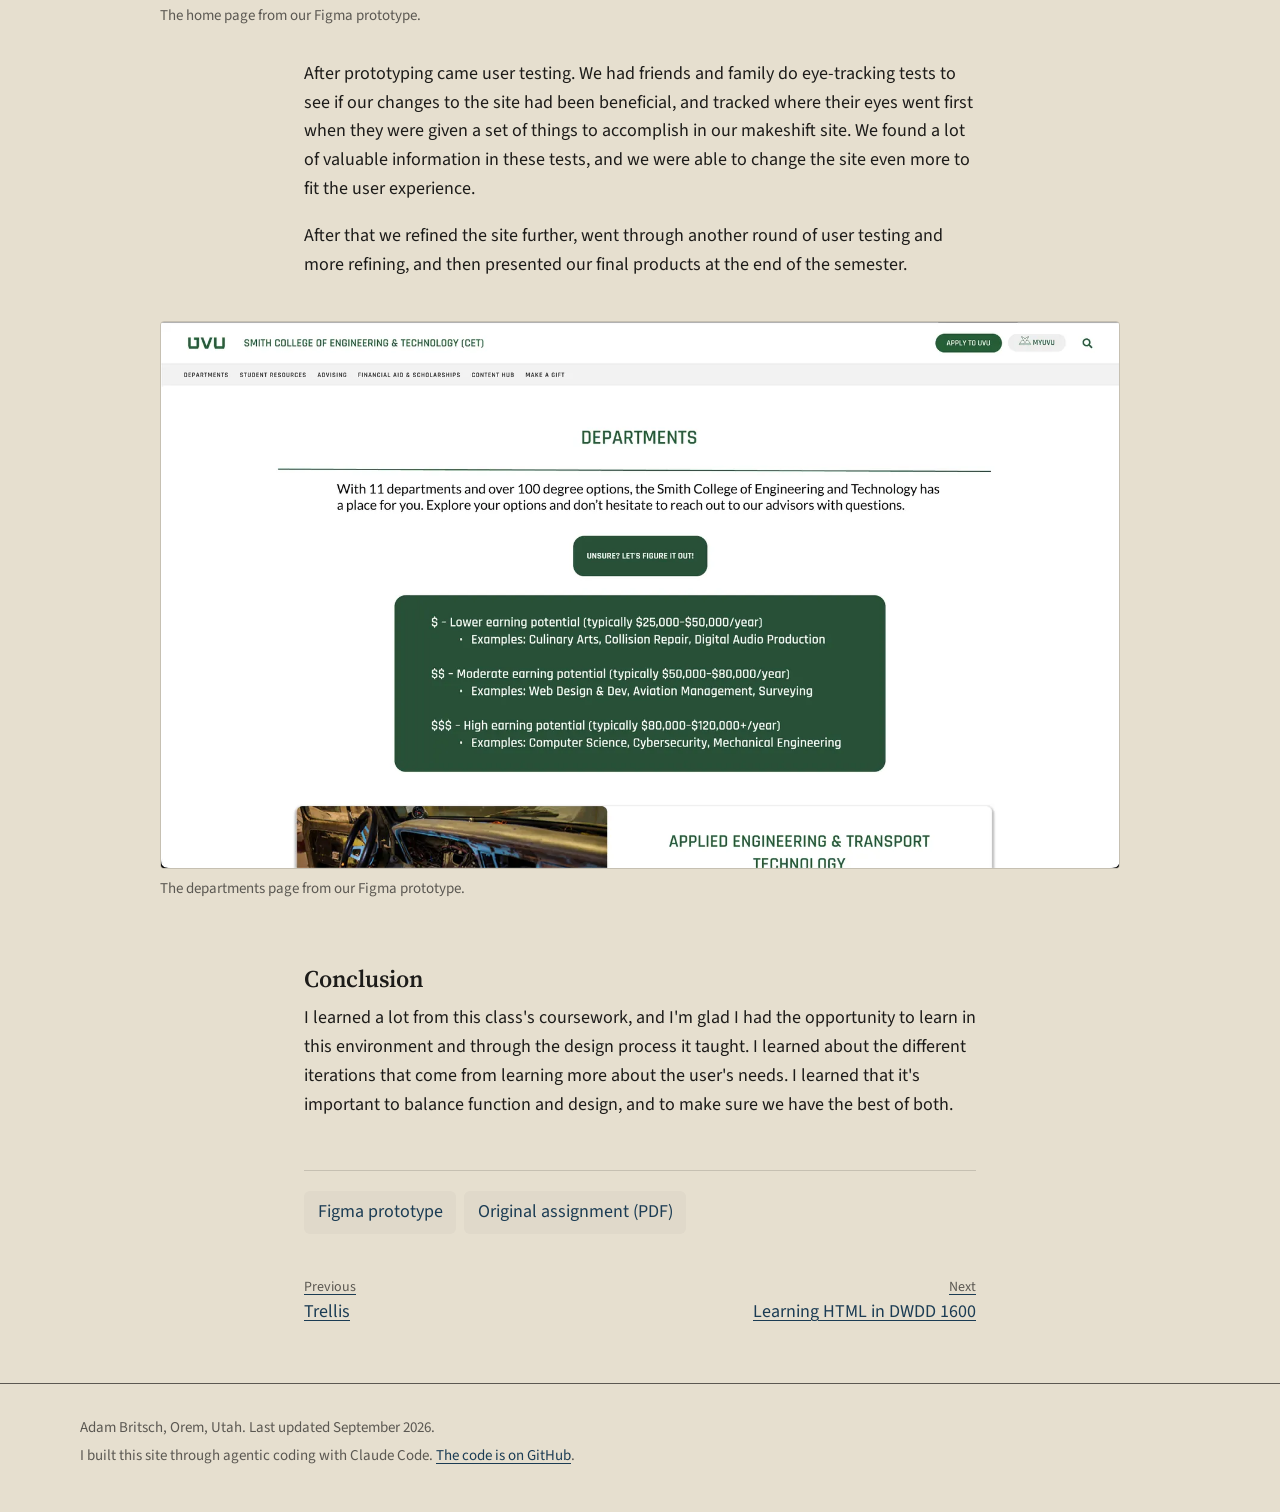
<file: case-studies/case-study-02.html>
<!DOCTYPE html>
<html lang="en">
<head>
    <meta charset="UTF-8">
    <meta name="viewport" content="width=device-width, initial-scale=1.0">
    <title>UVU CET website redesign | Adam Britsch</title>
    <meta name="description" content="Adam Britsch's case study on redesigning the UVU CET website in Figma for Interaction Design.">
    <meta name="author" content="Adam Britsch">

    <link rel="canonical" href="https://adamkbritsch.github.io/Portfolio/case-studies/case-study-02.html">

    <meta property="og:type" content="article">
    <meta property="og:title" content="UVU CET website redesign">
    <meta property="og:description" content="Adam Britsch's case study on redesigning the UVU CET website in Figma for Interaction Design.">
    <meta property="og:url" content="https://adamkbritsch.github.io/Portfolio/case-studies/case-study-02.html">
    <meta property="og:image" content="https://adamkbritsch.github.io/Portfolio/images/adam-britsch.jpg">

    <script type="application/ld+json">
{
                "@context": "https://schema.org",
                "@graph": [
                        {
                                "@type": "Article",
                                "@id": "https://adamkbritsch.github.io/Portfolio/case-studies/case-study-02.html#page",
                                "url": "https://adamkbritsch.github.io/Portfolio/case-studies/case-study-02.html",
                                "headline": "UVU CET website redesign",
                                "description": "Adam Britsch's case study on redesigning the UVU CET website in Figma for Interaction Design.",
                                "author": {
                                        "@id": "https://adamkbritsch.github.io/Portfolio/#adam"
                                },
                                "publisher": {
                                        "@id": "https://adamkbritsch.github.io/Portfolio/#adam"
                                },
                                "isPartOf": {
                                        "@id": "https://adamkbritsch.github.io/Portfolio/#site"
                                },
                                "inLanguage": "en",
                                "mainEntityOfPage": "https://adamkbritsch.github.io/Portfolio/case-studies/case-study-02.html"
                        },
                        {
                                "@type": "BreadcrumbList",
                                "itemListElement": [
                                        {
                                                "@type": "ListItem",
                                                "position": 1,
                                                "name": "Home",
                                                "item": "https://adamkbritsch.github.io/Portfolio/"
                                        },
                                        {
                                                "@type": "ListItem",
                                                "position": 2,
                                                "name": "Case studies",
                                                "item": "https://adamkbritsch.github.io/Portfolio/case-studies/"
                                        },
                                        {
                                                "@type": "ListItem",
                                                "position": 3,
                                                "name": "UVU CET website redesign",
                                                "item": "https://adamkbritsch.github.io/Portfolio/case-studies/case-study-02.html"
                                        }
                                ]
                        }
                ]
        }
    </script>

    <link rel="preconnect" href="https://fonts.googleapis.com">
    <link rel="preconnect" href="https://fonts.gstatic.com" crossorigin>
    <link href="https://fonts.googleapis.com/css2?family=Source+Sans+3:wght@400;600&family=Source+Serif+4:opsz,wght@8..60,600;8..60,700&display=swap" rel="stylesheet">
    <script src="../js/theme.js"></script>
    <link href="../css/styles.min.css" rel="stylesheet">

    <link rel="apple-touch-icon" sizes="180x180" href="../apple-touch-icon.png?v=2">
    <link rel="icon" type="image/png" sizes="32x32" href="../favicon-32x32.png?v=2">
    <link rel="icon" type="image/png" sizes="16x16" href="../favicon-16x16.png?v=2">
    <link rel="manifest" href="../site.webmanifest?v=2">
</head>
<body>
    <a class="skip-link" href="#main">Skip to main content</a>

    <header class="site-header">
        <div class="wrap">
            <a class="site-header__name" href="../index.html">Adam Britsch</a>
            <nav aria-label="Main">
                <ul class="site-nav">
                    <li><a href="../index.html#work">Work</a></li>
                    <li><a href="../index.html#coursework">Coursework</a></li>
                    <li><a href="../index.html#resume">Resume</a></li>
                    <li><a href="../index.html#contact">Contact</a></li>
                </ul>
            </nav>
                <button class="theme-toggle" type="button" aria-pressed="false">
                    <svg class="theme-toggle__icon theme-toggle__icon--sun" viewBox="0 0 24 24" width="18" height="18" fill="none" stroke="currentColor" stroke-width="1.8" stroke-linecap="round" aria-hidden="true" focusable="false"><circle cx="12" cy="12" r="4.2"/><path d="M12 2.4v2.6M12 19v2.6M4.2 4.2l1.9 1.9M17.9 17.9l1.9 1.9M2.4 12H5M19 12h2.6M4.2 19.8l1.9-1.9M17.9 6.1l1.9-1.9"/></svg>
                    <svg class="theme-toggle__icon theme-toggle__icon--moon" viewBox="0 0 24 24" width="18" height="18" fill="none" stroke="currentColor" stroke-width="1.8" stroke-linecap="round" stroke-linejoin="round" aria-hidden="true" focusable="false"><path d="M20.4 14.3A8.6 8.6 0 0 1 9.7 3.6a8.6 8.6 0 1 0 10.7 10.7Z"/></svg>
                    <span class="theme-toggle__label">Dark mode</span>
                </button>
        </div>
    </header>

    <main id="main" class="article">
        <p class="article__back"><a href="../index.html#coursework">Back to coursework</a></p>
        <h1>UVU CET website redesign</h1>
        <p class="article__meta">Interaction Design with Dan Hatch, Spring 2025. Designed in Figma.</p>

        <h2>Introduction</h2>
        <p>I took Interaction Design from Dan Hatch in Spring 2025. The way he taught the class was for us to gradually work through the process of designing a website. He picked a redesign of the UVU CET website, and we went through iterations of the site throughout the semester, based on the coursework we were learning.</p>

        <h2>What happened</h2>
        <p>Over the course of the semester we went through each phase of ideation and execution on the revamped UVU CET website. We did this at a 2000 level, so there was no actual coding on the site; it was all done in Figma.</p>
        <p>The first stage was sketching, where we went through different ideas and sketches for the site.</p>
        <p>After that came the low-fidelity wireframing stage, where we designed the new pages of the site (for many of us, for the first time). We made sure to stick to a set of guidelines Dan had given us: he said not to stray too far from UVU branding when looking for new designs. We had to find a balance between UVU branding and new, fluid design.</p>
        <p>Next was the high-fidelity wireframing stage, where we furthered our designs and perfected our ideas. After that was the prototyping stage, where we connected the elements and pages together in Figma so the design looked and behaved much more like an actual website.</p>

        <figure>
            <img class="shot" src="../images/case-studies/cet-home.webp" width="1600" height="911" alt="Figma design of the CET home page: a campus photo with the college name and a row of numbers for degrees, students, departments, and faculty and staff" loading="lazy">
            <figcaption>The home page from our Figma prototype.</figcaption>
        </figure>

        <p>After prototyping came user testing. We had friends and family do eye-tracking tests to see if our changes to the site had been beneficial, and tracked where their eyes went first when they were given a set of things to accomplish in our makeshift site. We found a lot of valuable information in these tests, and we were able to change the site even more to fit the user experience.</p>
        <p>After that we refined the site further, went through another round of user testing and more refining, and then presented our final products at the end of the semester.</p>

        <figure>
            <img class="shot" src="../images/case-studies/cet-departments.webp" width="1600" height="911" alt="Figma design of the CET departments page, with a green panel comparing earning potential across programs" loading="lazy">
            <figcaption>The departments page from our Figma prototype.</figcaption>
        </figure>

        <h2>Conclusion</h2>
        <p>I learned a lot from this class's coursework, and I'm glad I had the opportunity to learn in this environment and through the design process it taught. I learned about the different iterations that come from learning more about the user's needs. I learned that it's important to balance function and design, and to make sure we have the best of both.</p>

        <p class="article__links link-row">
            <a href="https://www.figma.com/proto/8tYIoZyq0FpnOddJ9d7oR1/A11-Surface-Comps?page-id=0%3A1&amp;node-id=1-13&amp;starting-point-node-id=1%3A13">Figma prototype</a>
            <a href="../pdfs/Assignment_%20Case%20Study%202_%20UVU%20CET%20Website%20Redesign%20for%20Interaction%20Design%20Class.pdf">Original assignment (PDF)</a>
        </p>

        <nav class="pager" aria-label="Case studies">
            <a href="trellis.html" rel="prev"><span>Previous</span>Trellis</a>
            <a href="case-study-03.html" rel="next"><span>Next</span>Learning HTML in DWDD 1600</a>
        </nav>
    </main>

    <footer class="site-footer">
        <div class="wrap">
            <p>Adam Britsch, Orem, Utah. Last updated September 2026.</p>
            <p>I built this site through agentic coding with Claude Code. <a href="https://github.com/adamkbritsch/Portfolio">The code is on GitHub</a>.</p>
        </div>
    </footer>
</body>
</html>
</file>
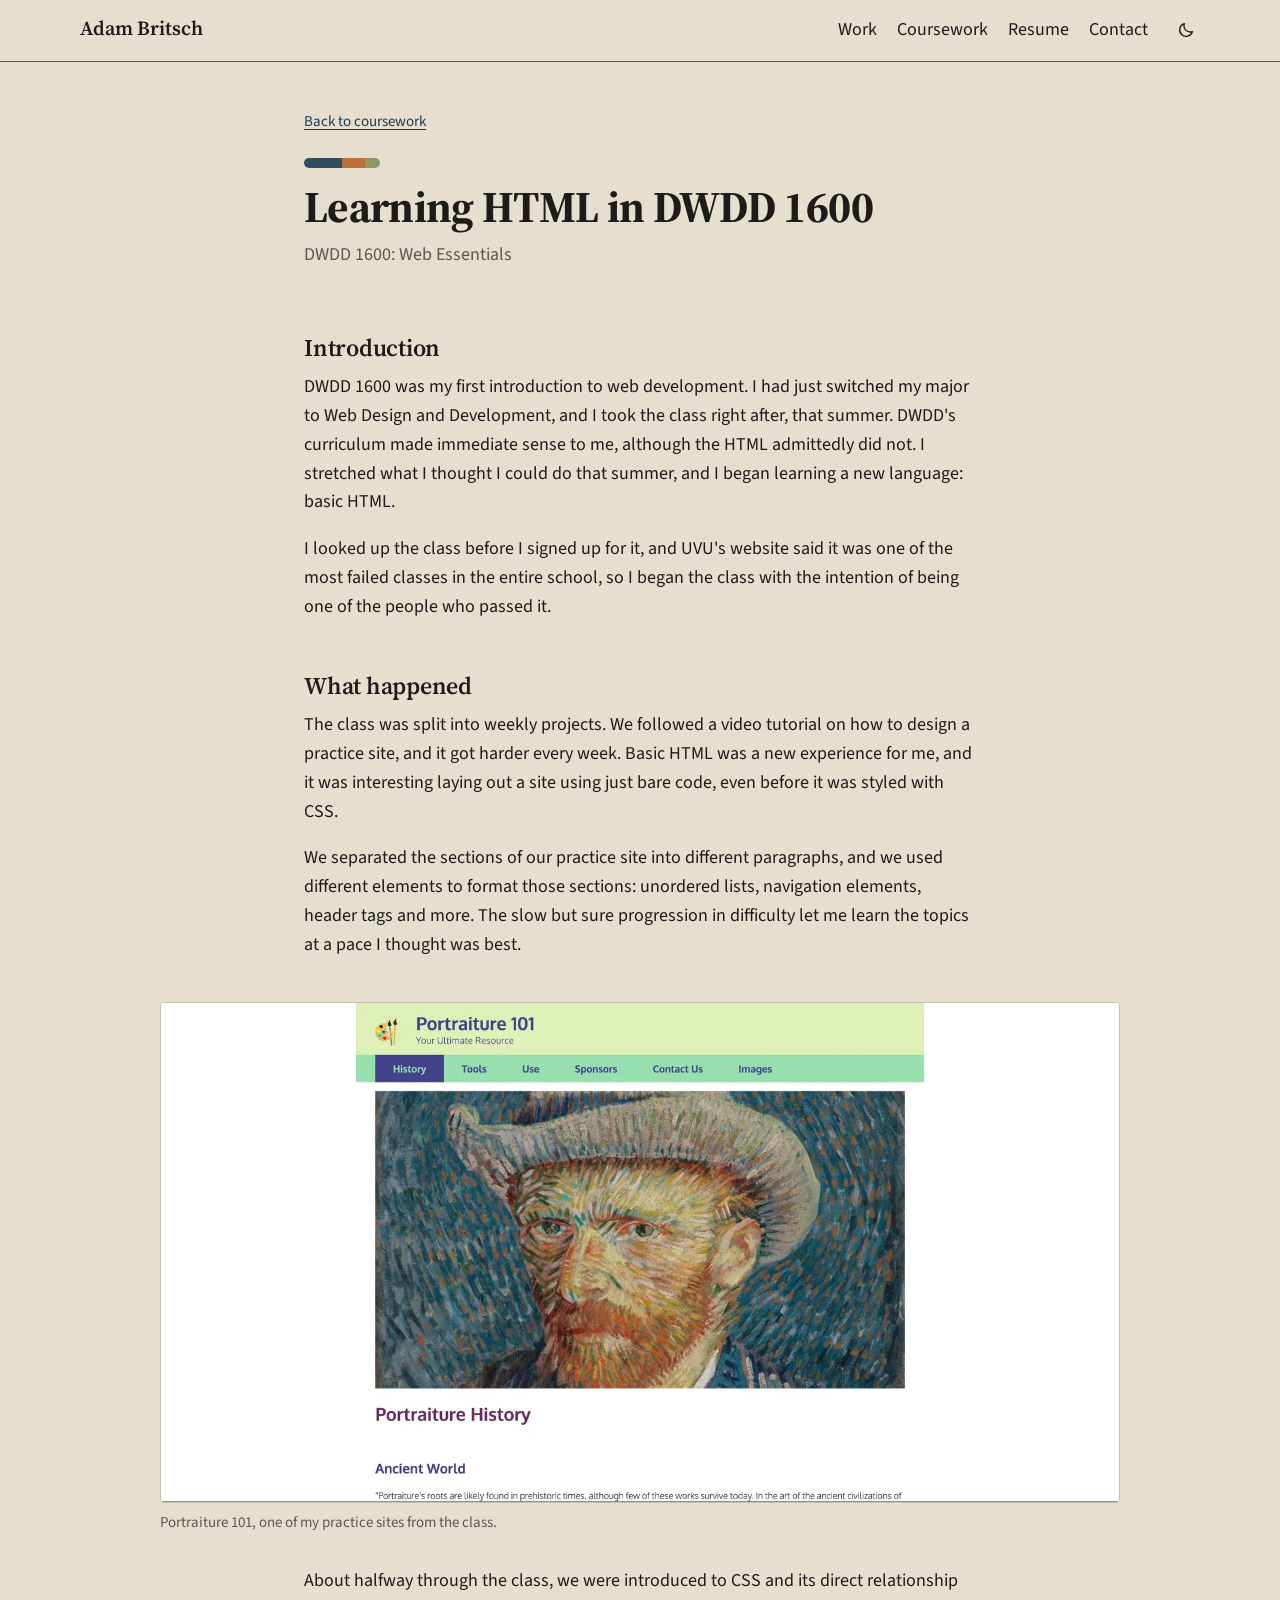
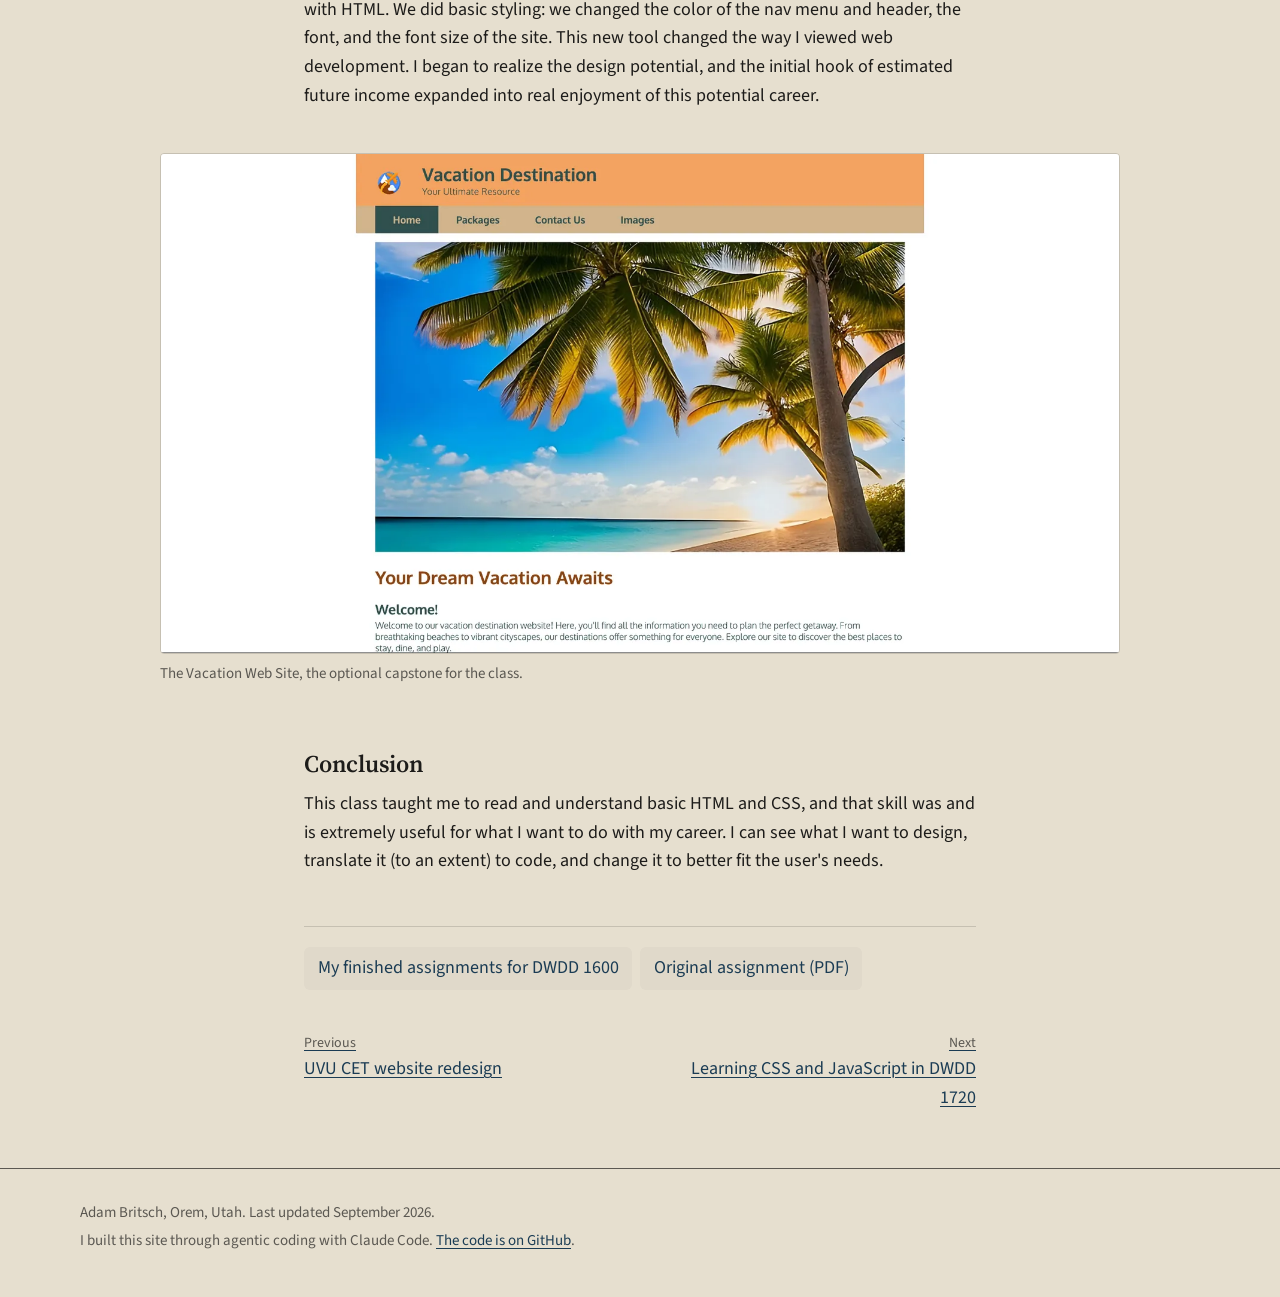
<file: case-studies/case-study-03.html>
<!DOCTYPE html>
<html lang="en">
<head>
    <meta charset="UTF-8">
    <meta name="viewport" content="width=device-width, initial-scale=1.0">
    <title>Learning HTML in DWDD 1600 | Adam Britsch</title>
    <meta name="description" content="Adam Britsch on learning HTML and CSS in DWDD 1600: Web Essentials at Utah Valley University.">
    <meta name="author" content="Adam Britsch">

    <link rel="canonical" href="https://adamkbritsch.github.io/Portfolio/case-studies/case-study-03.html">

    <meta property="og:type" content="article">
    <meta property="og:title" content="Learning HTML in DWDD 1600">
    <meta property="og:description" content="Adam Britsch on learning HTML and CSS in DWDD 1600: Web Essentials at Utah Valley University.">
    <meta property="og:url" content="https://adamkbritsch.github.io/Portfolio/case-studies/case-study-03.html">
    <meta property="og:image" content="https://adamkbritsch.github.io/Portfolio/images/adam-britsch.jpg">

    <script type="application/ld+json">
{
                "@context": "https://schema.org",
                "@graph": [
                        {
                                "@type": "Article",
                                "@id": "https://adamkbritsch.github.io/Portfolio/case-studies/case-study-03.html#page",
                                "url": "https://adamkbritsch.github.io/Portfolio/case-studies/case-study-03.html",
                                "headline": "Learning HTML in DWDD 1600",
                                "description": "Adam Britsch on learning HTML and CSS in DWDD 1600: Web Essentials at Utah Valley University.",
                                "author": {
                                        "@id": "https://adamkbritsch.github.io/Portfolio/#adam"
                                },
                                "publisher": {
                                        "@id": "https://adamkbritsch.github.io/Portfolio/#adam"
                                },
                                "isPartOf": {
                                        "@id": "https://adamkbritsch.github.io/Portfolio/#site"
                                },
                                "inLanguage": "en",
                                "mainEntityOfPage": "https://adamkbritsch.github.io/Portfolio/case-studies/case-study-03.html"
                        },
                        {
                                "@type": "BreadcrumbList",
                                "itemListElement": [
                                        {
                                                "@type": "ListItem",
                                                "position": 1,
                                                "name": "Home",
                                                "item": "https://adamkbritsch.github.io/Portfolio/"
                                        },
                                        {
                                                "@type": "ListItem",
                                                "position": 2,
                                                "name": "Case studies",
                                                "item": "https://adamkbritsch.github.io/Portfolio/case-studies/"
                                        },
                                        {
                                                "@type": "ListItem",
                                                "position": 3,
                                                "name": "Learning HTML in DWDD 1600",
                                                "item": "https://adamkbritsch.github.io/Portfolio/case-studies/case-study-03.html"
                                        }
                                ]
                        }
                ]
        }
    </script>

    <link rel="preconnect" href="https://fonts.googleapis.com">
    <link rel="preconnect" href="https://fonts.gstatic.com" crossorigin>
    <link href="https://fonts.googleapis.com/css2?family=Source+Sans+3:wght@400;600&family=Source+Serif+4:opsz,wght@8..60,600;8..60,700&display=swap" rel="stylesheet">
    <script src="../js/theme.js"></script>
    <link href="../css/styles.min.css" rel="stylesheet">

    <link rel="apple-touch-icon" sizes="180x180" href="../apple-touch-icon.png?v=2">
    <link rel="icon" type="image/png" sizes="32x32" href="../favicon-32x32.png?v=2">
    <link rel="icon" type="image/png" sizes="16x16" href="../favicon-16x16.png?v=2">
    <link rel="manifest" href="../site.webmanifest?v=2">
</head>
<body>
    <a class="skip-link" href="#main">Skip to main content</a>

    <header class="site-header">
        <div class="wrap">
            <a class="site-header__name" href="../index.html">Adam Britsch</a>
            <nav aria-label="Main">
                <ul class="site-nav">
                    <li><a href="../index.html#work">Work</a></li>
                    <li><a href="../index.html#coursework">Coursework</a></li>
                    <li><a href="../index.html#resume">Resume</a></li>
                    <li><a href="../index.html#contact">Contact</a></li>
                </ul>
            </nav>
                <button class="theme-toggle" type="button" aria-pressed="false">
                    <svg class="theme-toggle__icon theme-toggle__icon--sun" viewBox="0 0 24 24" width="18" height="18" fill="none" stroke="currentColor" stroke-width="1.8" stroke-linecap="round" aria-hidden="true" focusable="false"><circle cx="12" cy="12" r="4.2"/><path d="M12 2.4v2.6M12 19v2.6M4.2 4.2l1.9 1.9M17.9 17.9l1.9 1.9M2.4 12H5M19 12h2.6M4.2 19.8l1.9-1.9M17.9 6.1l1.9-1.9"/></svg>
                    <svg class="theme-toggle__icon theme-toggle__icon--moon" viewBox="0 0 24 24" width="18" height="18" fill="none" stroke="currentColor" stroke-width="1.8" stroke-linecap="round" stroke-linejoin="round" aria-hidden="true" focusable="false"><path d="M20.4 14.3A8.6 8.6 0 0 1 9.7 3.6a8.6 8.6 0 1 0 10.7 10.7Z"/></svg>
                    <span class="theme-toggle__label">Dark mode</span>
                </button>
        </div>
    </header>

    <main id="main" class="article">
        <p class="article__back"><a href="../index.html#coursework">Back to coursework</a></p>
        <h1>Learning HTML in DWDD 1600</h1>
        <p class="article__meta">DWDD 1600: Web Essentials</p>

        <h2>Introduction</h2>
        <p>DWDD 1600 was my first introduction to web development. I had just switched my major to Web Design and Development, and I took the class right after, that summer. DWDD's curriculum made immediate sense to me, although the HTML admittedly did not. I stretched what I thought I could do that summer, and I began learning a new language: basic HTML.</p>
        <p>I looked up the class before I signed up for it, and UVU's website said it was one of the most failed classes in the entire school, so I began the class with the intention of being one of the people who passed it.</p>

        <h2>What happened</h2>
        <p>The class was split into weekly projects. We followed a video tutorial on how to design a practice site, and it got harder every week. Basic HTML was a new experience for me, and it was interesting laying out a site using just bare code, even before it was styled with CSS.</p>
        <p>We separated the sections of our practice site into different paragraphs, and we used different elements to format those sections: unordered lists, navigation elements, header tags and more. The slow but sure progression in difficulty let me learn the topics at a pace I thought was best.</p>

        <figure>
            <img class="shot" src="../images/case-studies/portraiture-101.webp" width="1600" height="834" alt="Portraiture 101, a practice site with a green header, a navigation bar and a Van Gogh self-portrait" loading="lazy">
            <figcaption>Portraiture 101, one of my practice sites from the class.</figcaption>
        </figure>

        <p>About halfway through the class, we were introduced to CSS and its direct relationship with HTML. We did basic styling: we changed the color of the nav menu and header, the font, and the font size of the site. This new tool changed the way I viewed web development. I began to realize the design potential, and the initial hook of estimated future income expanded into real enjoyment of this potential career.</p>

        <figure>
            <img class="shot" src="../images/case-studies/vacation-web-site.webp" width="1600" height="834" alt="The Vacation Destination site, with an orange header, a navigation bar and a photo of palm trees over a beach" loading="lazy">
            <figcaption>The Vacation Web Site, the optional capstone for the class.</figcaption>
        </figure>

        <h2>Conclusion</h2>
        <p>This class taught me to read and understand basic HTML and CSS, and that skill was and is extremely useful for what I want to do with my career. I can see what I want to design, translate it (to an extent) to code, and change it to better fit the user's needs.</p>

        <p class="article__links link-row">
            <a href="https://adamkbritsch.github.io/dwdd1600/">My finished assignments for DWDD 1600</a>
            <a href="../pdfs/Assignment_%20Case%20Study%203_%20Learning%20HTML%20in%20DWDD%201600.pdf">Original assignment (PDF)</a>
        </p>

        <nav class="pager" aria-label="Case studies">
            <a href="case-study-02.html" rel="prev"><span>Previous</span>UVU CET website redesign</a>
            <a href="case-study-04.html" rel="next"><span>Next</span>Learning CSS and JavaScript in DWDD 1720</a>
        </nav>
    </main>

    <footer class="site-footer">
        <div class="wrap">
            <p>Adam Britsch, Orem, Utah. Last updated September 2026.</p>
            <p>I built this site through agentic coding with Claude Code. <a href="https://github.com/adamkbritsch/Portfolio">The code is on GitHub</a>.</p>
        </div>
    </footer>
</body>
</html>
</file>
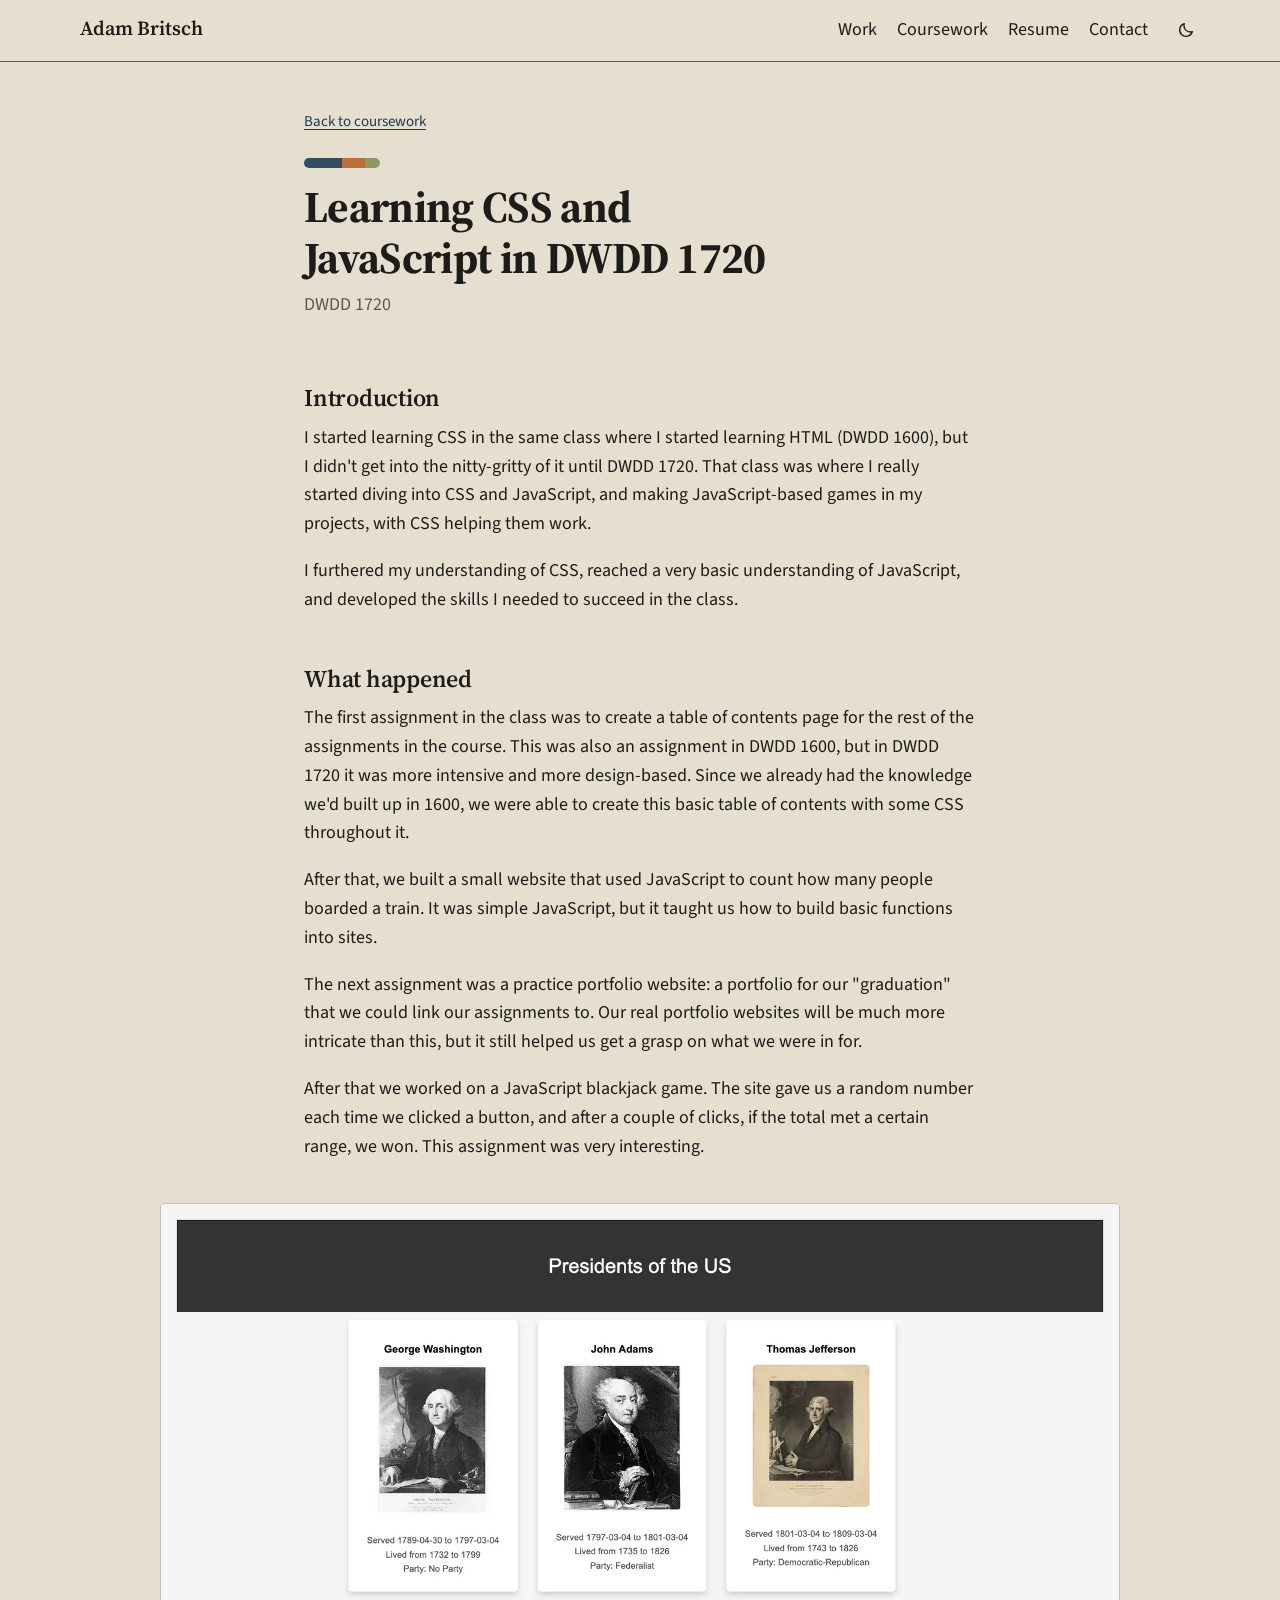
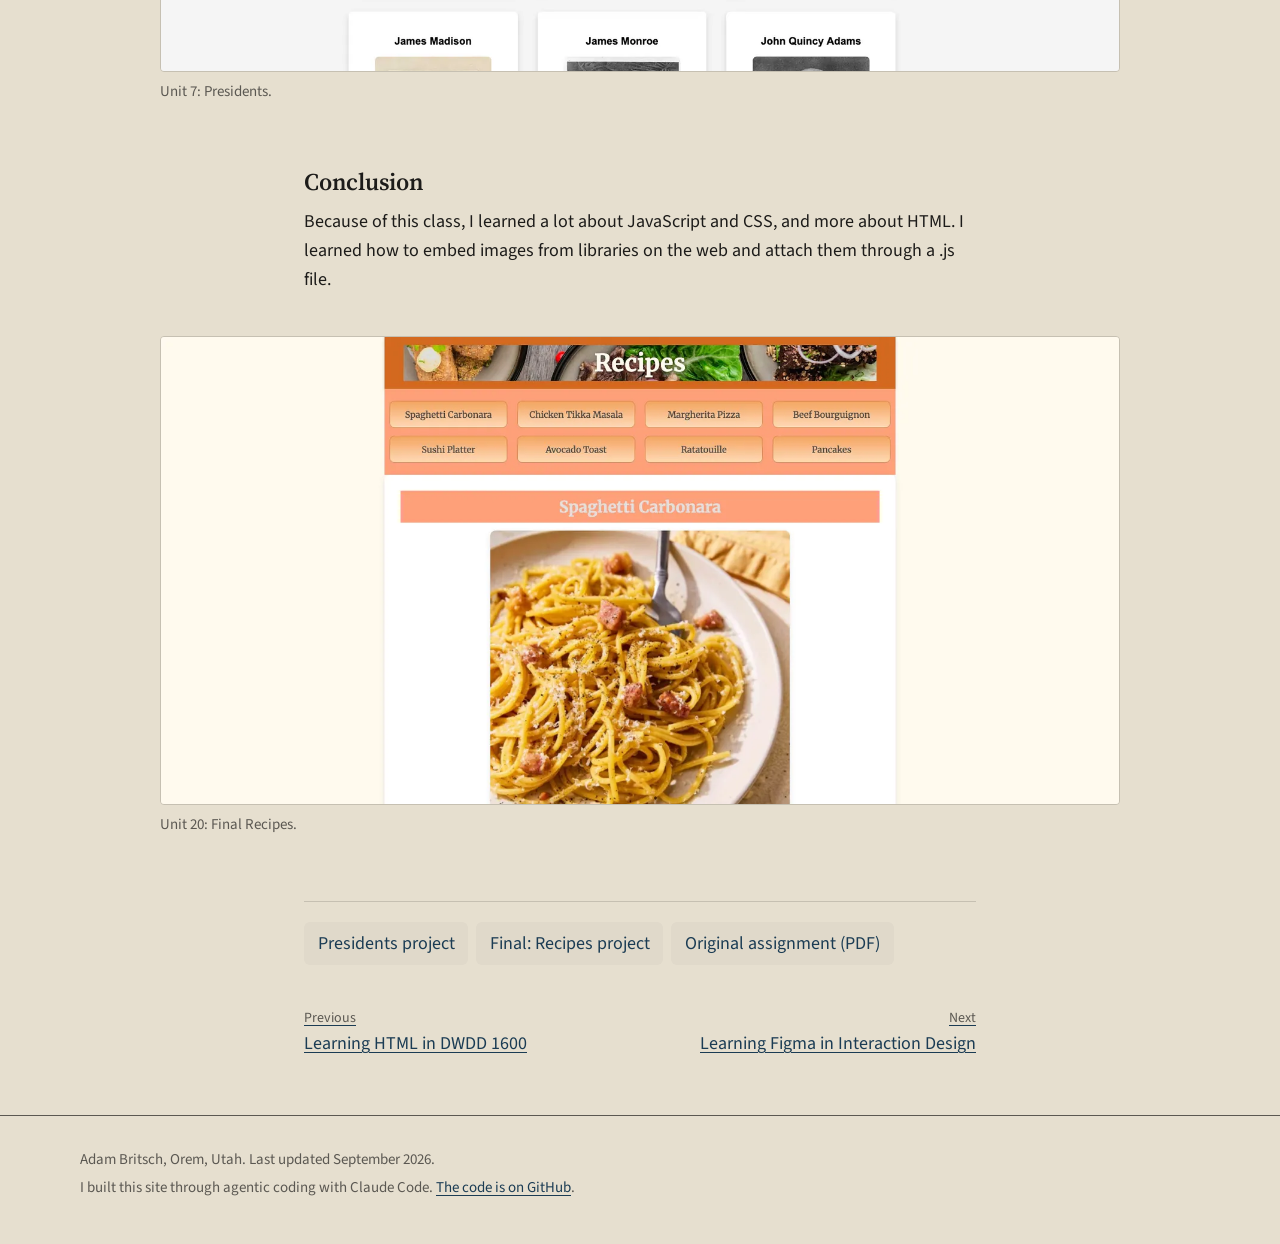
<file: case-studies/case-study-04.html>
<!DOCTYPE html>
<html lang="en">
<head>
    <meta charset="UTF-8">
    <meta name="viewport" content="width=device-width, initial-scale=1.0">
    <title>Learning CSS and JavaScript in DWDD 1720 | Adam Britsch</title>
    <meta name="description" content="Adam Britsch on learning CSS and JavaScript in DWDD 1720 at Utah Valley University.">
    <meta name="author" content="Adam Britsch">

    <link rel="canonical" href="https://adamkbritsch.github.io/Portfolio/case-studies/case-study-04.html">

    <meta property="og:type" content="article">
    <meta property="og:title" content="Learning CSS and JavaScript in DWDD 1720">
    <meta property="og:description" content="Adam Britsch on learning CSS and JavaScript in DWDD 1720 at Utah Valley University.">
    <meta property="og:url" content="https://adamkbritsch.github.io/Portfolio/case-studies/case-study-04.html">
    <meta property="og:image" content="https://adamkbritsch.github.io/Portfolio/images/adam-britsch.jpg">

    <script type="application/ld+json">
{
                "@context": "https://schema.org",
                "@graph": [
                        {
                                "@type": "Article",
                                "@id": "https://adamkbritsch.github.io/Portfolio/case-studies/case-study-04.html#page",
                                "url": "https://adamkbritsch.github.io/Portfolio/case-studies/case-study-04.html",
                                "headline": "Learning CSS and JavaScript in DWDD 1720",
                                "description": "Adam Britsch on learning CSS and JavaScript in DWDD 1720 at Utah Valley University.",
                                "author": {
                                        "@id": "https://adamkbritsch.github.io/Portfolio/#adam"
                                },
                                "publisher": {
                                        "@id": "https://adamkbritsch.github.io/Portfolio/#adam"
                                },
                                "isPartOf": {
                                        "@id": "https://adamkbritsch.github.io/Portfolio/#site"
                                },
                                "inLanguage": "en",
                                "mainEntityOfPage": "https://adamkbritsch.github.io/Portfolio/case-studies/case-study-04.html"
                        },
                        {
                                "@type": "BreadcrumbList",
                                "itemListElement": [
                                        {
                                                "@type": "ListItem",
                                                "position": 1,
                                                "name": "Home",
                                                "item": "https://adamkbritsch.github.io/Portfolio/"
                                        },
                                        {
                                                "@type": "ListItem",
                                                "position": 2,
                                                "name": "Case studies",
                                                "item": "https://adamkbritsch.github.io/Portfolio/case-studies/"
                                        },
                                        {
                                                "@type": "ListItem",
                                                "position": 3,
                                                "name": "Learning CSS and JavaScript in DWDD 1720",
                                                "item": "https://adamkbritsch.github.io/Portfolio/case-studies/case-study-04.html"
                                        }
                                ]
                        }
                ]
        }
    </script>

    <link rel="preconnect" href="https://fonts.googleapis.com">
    <link rel="preconnect" href="https://fonts.gstatic.com" crossorigin>
    <link href="https://fonts.googleapis.com/css2?family=Source+Sans+3:wght@400;600&family=Source+Serif+4:opsz,wght@8..60,600;8..60,700&display=swap" rel="stylesheet">
    <script src="../js/theme.js"></script>
    <link href="../css/styles.min.css" rel="stylesheet">

    <link rel="apple-touch-icon" sizes="180x180" href="../apple-touch-icon.png?v=2">
    <link rel="icon" type="image/png" sizes="32x32" href="../favicon-32x32.png?v=2">
    <link rel="icon" type="image/png" sizes="16x16" href="../favicon-16x16.png?v=2">
    <link rel="manifest" href="../site.webmanifest?v=2">
</head>
<body>
    <a class="skip-link" href="#main">Skip to main content</a>

    <header class="site-header">
        <div class="wrap">
            <a class="site-header__name" href="../index.html">Adam Britsch</a>
            <nav aria-label="Main">
                <ul class="site-nav">
                    <li><a href="../index.html#work">Work</a></li>
                    <li><a href="../index.html#coursework">Coursework</a></li>
                    <li><a href="../index.html#resume">Resume</a></li>
                    <li><a href="../index.html#contact">Contact</a></li>
                </ul>
            </nav>
                <button class="theme-toggle" type="button" aria-pressed="false">
                    <svg class="theme-toggle__icon theme-toggle__icon--sun" viewBox="0 0 24 24" width="18" height="18" fill="none" stroke="currentColor" stroke-width="1.8" stroke-linecap="round" aria-hidden="true" focusable="false"><circle cx="12" cy="12" r="4.2"/><path d="M12 2.4v2.6M12 19v2.6M4.2 4.2l1.9 1.9M17.9 17.9l1.9 1.9M2.4 12H5M19 12h2.6M4.2 19.8l1.9-1.9M17.9 6.1l1.9-1.9"/></svg>
                    <svg class="theme-toggle__icon theme-toggle__icon--moon" viewBox="0 0 24 24" width="18" height="18" fill="none" stroke="currentColor" stroke-width="1.8" stroke-linecap="round" stroke-linejoin="round" aria-hidden="true" focusable="false"><path d="M20.4 14.3A8.6 8.6 0 0 1 9.7 3.6a8.6 8.6 0 1 0 10.7 10.7Z"/></svg>
                    <span class="theme-toggle__label">Dark mode</span>
                </button>
        </div>
    </header>

    <main id="main" class="article">
        <p class="article__back"><a href="../index.html#coursework">Back to coursework</a></p>
        <h1>Learning CSS and JavaScript in DWDD 1720</h1>
        <p class="article__meta">DWDD 1720</p>

        <h2>Introduction</h2>
        <p>I started learning CSS in the same class where I started learning HTML (DWDD 1600), but I didn't get into the nitty-gritty of it until DWDD 1720. That class was where I really started diving into CSS and JavaScript, and making JavaScript-based games in my projects, with CSS helping them work.</p>
        <p>I furthered my understanding of CSS, reached a very basic understanding of JavaScript, and developed the skills I needed to succeed in the class.</p>

        <h2>What happened</h2>
        <p>The first assignment in the class was to create a table of contents page for the rest of the assignments in the course. This was also an assignment in DWDD 1600, but in DWDD 1720 it was more intensive and more design-based. Since we already had the knowledge we'd built up in 1600, we were able to create this basic table of contents with some CSS throughout it.</p>
        <p>After that, we built a small website that used JavaScript to count how many people boarded a train. It was simple JavaScript, but it taught us how to build basic functions into sites.</p>
        <p>The next assignment was a practice portfolio website: a portfolio for our "graduation" that we could link our assignments to. Our real portfolio websites will be much more intricate than this, but it still helped us get a grasp on what we were in for.</p>
        <p>After that we worked on a JavaScript blackjack game. The site gave us a random number each time we clicked a button, and after a couple of clicks, if the total met a certain range, we won. This assignment was very interesting.</p>

        <figure>
            <img class="shot" src="../images/case-studies/presidents.webp" width="1600" height="780" alt="The Presidents of the US page, with a card for each president showing a portrait, term dates and party" loading="lazy">
            <figcaption>Unit 7: Presidents.</figcaption>
        </figure>

        <h2>Conclusion</h2>
        <p>Because of this class, I learned a lot about JavaScript and CSS, and more about HTML. I learned how to embed images from libraries on the web and attach them through a .js file.</p>

        <figure>
            <img class="shot" src="../images/case-studies/recipes.webp" width="1600" height="780" alt="The Recipes project, with buttons for eight recipes and the Spaghetti Carbonara recipe open below them" loading="lazy">
            <figcaption>Unit 20: Final Recipes.</figcaption>
        </figure>

        <p class="article__links link-row">
            <a href="https://adamkbritsch-web-design.netlify.app/presidents/">Presidents project</a>
            <a href="https://adamkbritsch-web-design.netlify.app/recipes/">Final: Recipes project</a>
            <a href="../pdfs/Assignment_%20Case%20Study%204_%20Learning%20CSS%20in%20DWDD%201720.pdf">Original assignment (PDF)</a>
        </p>

        <nav class="pager" aria-label="Case studies">
            <a href="case-study-03.html" rel="prev"><span>Previous</span>Learning HTML in DWDD 1600</a>
            <a href="case-study-05.html" rel="next"><span>Next</span>Learning Figma in Interaction Design</a>
        </nav>
    </main>

    <footer class="site-footer">
        <div class="wrap">
            <p>Adam Britsch, Orem, Utah. Last updated September 2026.</p>
            <p>I built this site through agentic coding with Claude Code. <a href="https://github.com/adamkbritsch/Portfolio">The code is on GitHub</a>.</p>
        </div>
    </footer>
</body>
</html>
</file>
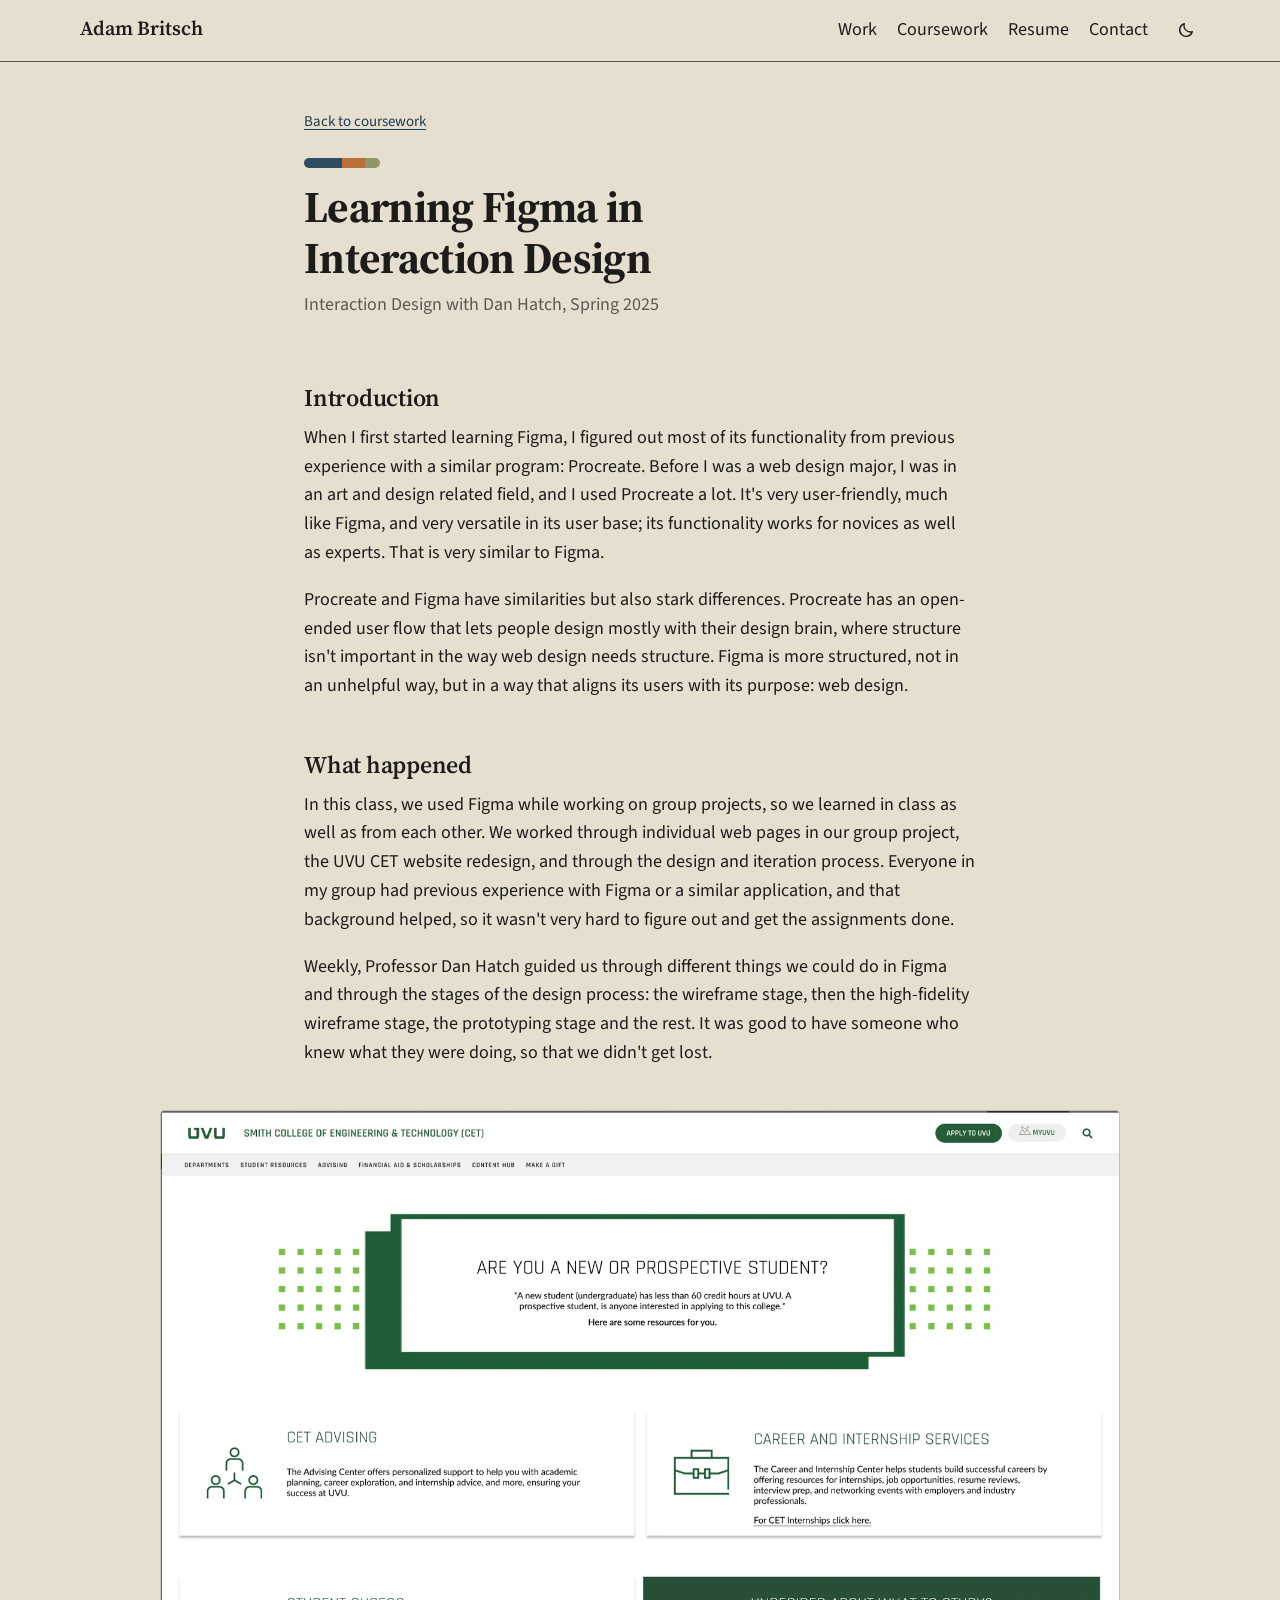
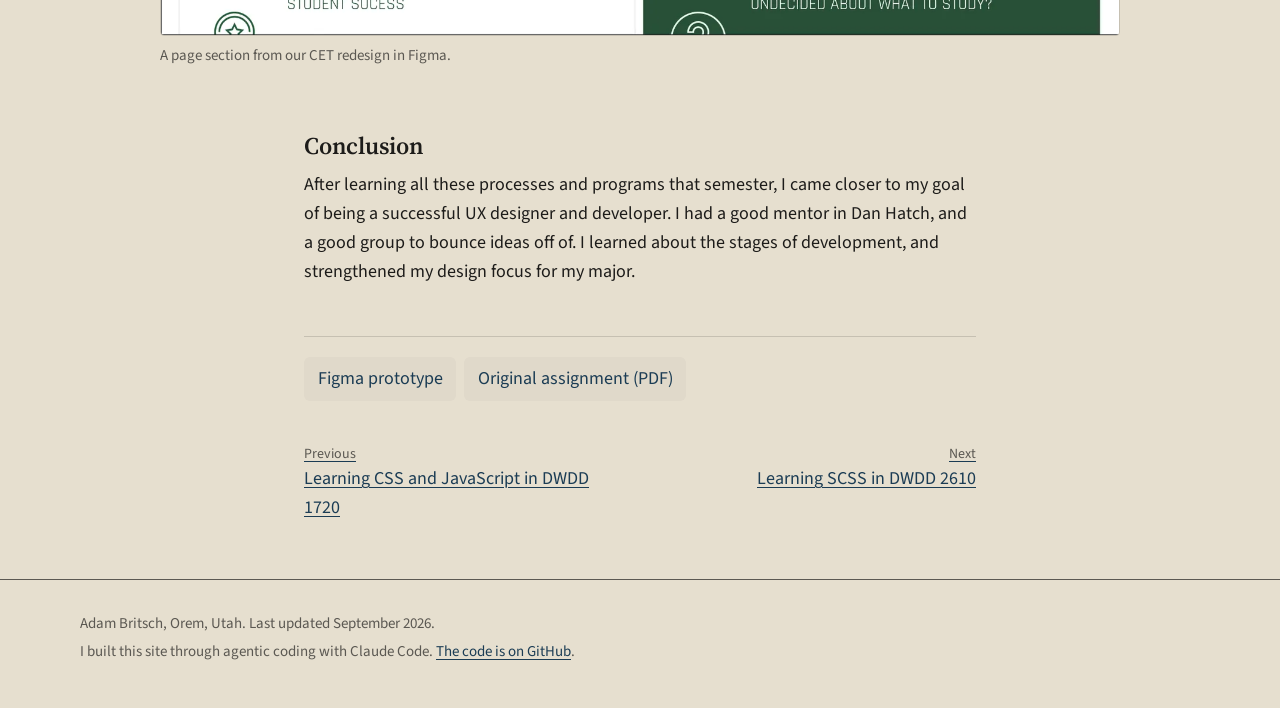
<file: case-studies/case-study-05.html>
<!DOCTYPE html>
<html lang="en">
<head>
    <meta charset="UTF-8">
    <meta name="viewport" content="width=device-width, initial-scale=1.0">
    <title>Learning Figma in Interaction Design | Adam Britsch</title>
    <meta name="description" content="Adam Britsch on learning Figma in Interaction Design at Utah Valley University.">
    <meta name="author" content="Adam Britsch">

    <link rel="canonical" href="https://adamkbritsch.github.io/Portfolio/case-studies/case-study-05.html">

    <meta property="og:type" content="article">
    <meta property="og:title" content="Learning Figma in Interaction Design">
    <meta property="og:description" content="Adam Britsch on learning Figma in Interaction Design at Utah Valley University.">
    <meta property="og:url" content="https://adamkbritsch.github.io/Portfolio/case-studies/case-study-05.html">
    <meta property="og:image" content="https://adamkbritsch.github.io/Portfolio/images/adam-britsch.jpg">

    <script type="application/ld+json">
{
                "@context": "https://schema.org",
                "@graph": [
                        {
                                "@type": "Article",
                                "@id": "https://adamkbritsch.github.io/Portfolio/case-studies/case-study-05.html#page",
                                "url": "https://adamkbritsch.github.io/Portfolio/case-studies/case-study-05.html",
                                "headline": "Learning Figma in Interaction Design",
                                "description": "Adam Britsch on learning Figma in Interaction Design at Utah Valley University.",
                                "author": {
                                        "@id": "https://adamkbritsch.github.io/Portfolio/#adam"
                                },
                                "publisher": {
                                        "@id": "https://adamkbritsch.github.io/Portfolio/#adam"
                                },
                                "isPartOf": {
                                        "@id": "https://adamkbritsch.github.io/Portfolio/#site"
                                },
                                "inLanguage": "en",
                                "mainEntityOfPage": "https://adamkbritsch.github.io/Portfolio/case-studies/case-study-05.html"
                        },
                        {
                                "@type": "BreadcrumbList",
                                "itemListElement": [
                                        {
                                                "@type": "ListItem",
                                                "position": 1,
                                                "name": "Home",
                                                "item": "https://adamkbritsch.github.io/Portfolio/"
                                        },
                                        {
                                                "@type": "ListItem",
                                                "position": 2,
                                                "name": "Case studies",
                                                "item": "https://adamkbritsch.github.io/Portfolio/case-studies/"
                                        },
                                        {
                                                "@type": "ListItem",
                                                "position": 3,
                                                "name": "Learning Figma in Interaction Design",
                                                "item": "https://adamkbritsch.github.io/Portfolio/case-studies/case-study-05.html"
                                        }
                                ]
                        }
                ]
        }
    </script>

    <link rel="preconnect" href="https://fonts.googleapis.com">
    <link rel="preconnect" href="https://fonts.gstatic.com" crossorigin>
    <link href="https://fonts.googleapis.com/css2?family=Source+Sans+3:wght@400;600&family=Source+Serif+4:opsz,wght@8..60,600;8..60,700&display=swap" rel="stylesheet">
    <script src="../js/theme.js"></script>
    <link href="../css/styles.min.css" rel="stylesheet">

    <link rel="apple-touch-icon" sizes="180x180" href="../apple-touch-icon.png?v=2">
    <link rel="icon" type="image/png" sizes="32x32" href="../favicon-32x32.png?v=2">
    <link rel="icon" type="image/png" sizes="16x16" href="../favicon-16x16.png?v=2">
    <link rel="manifest" href="../site.webmanifest?v=2">
</head>
<body>
    <a class="skip-link" href="#main">Skip to main content</a>

    <header class="site-header">
        <div class="wrap">
            <a class="site-header__name" href="../index.html">Adam Britsch</a>
            <nav aria-label="Main">
                <ul class="site-nav">
                    <li><a href="../index.html#work">Work</a></li>
                    <li><a href="../index.html#coursework">Coursework</a></li>
                    <li><a href="../index.html#resume">Resume</a></li>
                    <li><a href="../index.html#contact">Contact</a></li>
                </ul>
            </nav>
                <button class="theme-toggle" type="button" aria-pressed="false">
                    <svg class="theme-toggle__icon theme-toggle__icon--sun" viewBox="0 0 24 24" width="18" height="18" fill="none" stroke="currentColor" stroke-width="1.8" stroke-linecap="round" aria-hidden="true" focusable="false"><circle cx="12" cy="12" r="4.2"/><path d="M12 2.4v2.6M12 19v2.6M4.2 4.2l1.9 1.9M17.9 17.9l1.9 1.9M2.4 12H5M19 12h2.6M4.2 19.8l1.9-1.9M17.9 6.1l1.9-1.9"/></svg>
                    <svg class="theme-toggle__icon theme-toggle__icon--moon" viewBox="0 0 24 24" width="18" height="18" fill="none" stroke="currentColor" stroke-width="1.8" stroke-linecap="round" stroke-linejoin="round" aria-hidden="true" focusable="false"><path d="M20.4 14.3A8.6 8.6 0 0 1 9.7 3.6a8.6 8.6 0 1 0 10.7 10.7Z"/></svg>
                    <span class="theme-toggle__label">Dark mode</span>
                </button>
        </div>
    </header>

    <main id="main" class="article">
        <p class="article__back"><a href="../index.html#coursework">Back to coursework</a></p>
        <h1>Learning Figma in Interaction Design</h1>
        <p class="article__meta">Interaction Design with Dan Hatch, Spring 2025</p>

        <h2>Introduction</h2>
        <p>When I first started learning Figma, I figured out most of its functionality from previous experience with a similar program: Procreate. Before I was a web design major, I was in an art and design related field, and I used Procreate a lot. It's very user-friendly, much like Figma, and very versatile in its user base; its functionality works for novices as well as experts. That is very similar to Figma.</p>
        <p>Procreate and Figma have similarities but also stark differences. Procreate has an open-ended user flow that lets people design mostly with their design brain, where structure isn't important in the way web design needs structure. Figma is more structured, not in an unhelpful way, but in a way that aligns its users with its purpose: web design.</p>

        <h2>What happened</h2>
        <p>In this class, we used Figma while working on group projects, so we learned in class as well as from each other. We worked through individual web pages in our group project, the UVU CET website redesign, and through the design and iteration process. Everyone in my group had previous experience with Figma or a similar application, and that background helped, so it wasn't very hard to figure out and get the assignments done.</p>
        <p>Weekly, Professor Dan Hatch guided us through different things we could do in Figma and through the stages of the design process: the wireframe stage, then the high-fidelity wireframe stage, the prototyping stage and the rest. It was good to have someone who knew what they were doing, so that we didn't get lost.</p>

        <figure>
            <img class="shot" src="../images/case-studies/cet-prospective-students.webp" width="1600" height="875" alt="Figma design of a CET page section asking Are you a new or prospective student, with cards for advising, career services and student success" loading="lazy">
            <figcaption>A page section from our CET redesign in Figma.</figcaption>
        </figure>

        <h2>Conclusion</h2>
        <p>After learning all these processes and programs that semester, I came closer to my goal of being a successful UX designer and developer. I had a good mentor in Dan Hatch, and a good group to bounce ideas off of. I learned about the stages of development, and strengthened my design focus for my major.</p>

        <p class="article__links link-row">
            <a href="https://www.figma.com/proto/8tYIoZyq0FpnOddJ9d7oR1/A11-Surface-Comps?page-id=0%3A1&amp;node-id=1-13&amp;starting-point-node-id=1%3A13">Figma prototype</a>
            <a href="../pdfs/Assignment_%20Case%20Study%205_%20Learning%20Figma%20in%20Interaction%20Design.pdf">Original assignment (PDF)</a>
        </p>

        <nav class="pager" aria-label="Case studies">
            <a href="case-study-04.html" rel="prev"><span>Previous</span>Learning CSS and JavaScript in DWDD 1720</a>
            <a href="case-study-06.html" rel="next"><span>Next</span>Learning SCSS in DWDD 2610</a>
        </nav>
    </main>

    <footer class="site-footer">
        <div class="wrap">
            <p>Adam Britsch, Orem, Utah. Last updated September 2026.</p>
            <p>I built this site through agentic coding with Claude Code. <a href="https://github.com/adamkbritsch/Portfolio">The code is on GitHub</a>.</p>
        </div>
    </footer>
</body>
</html>
</file>
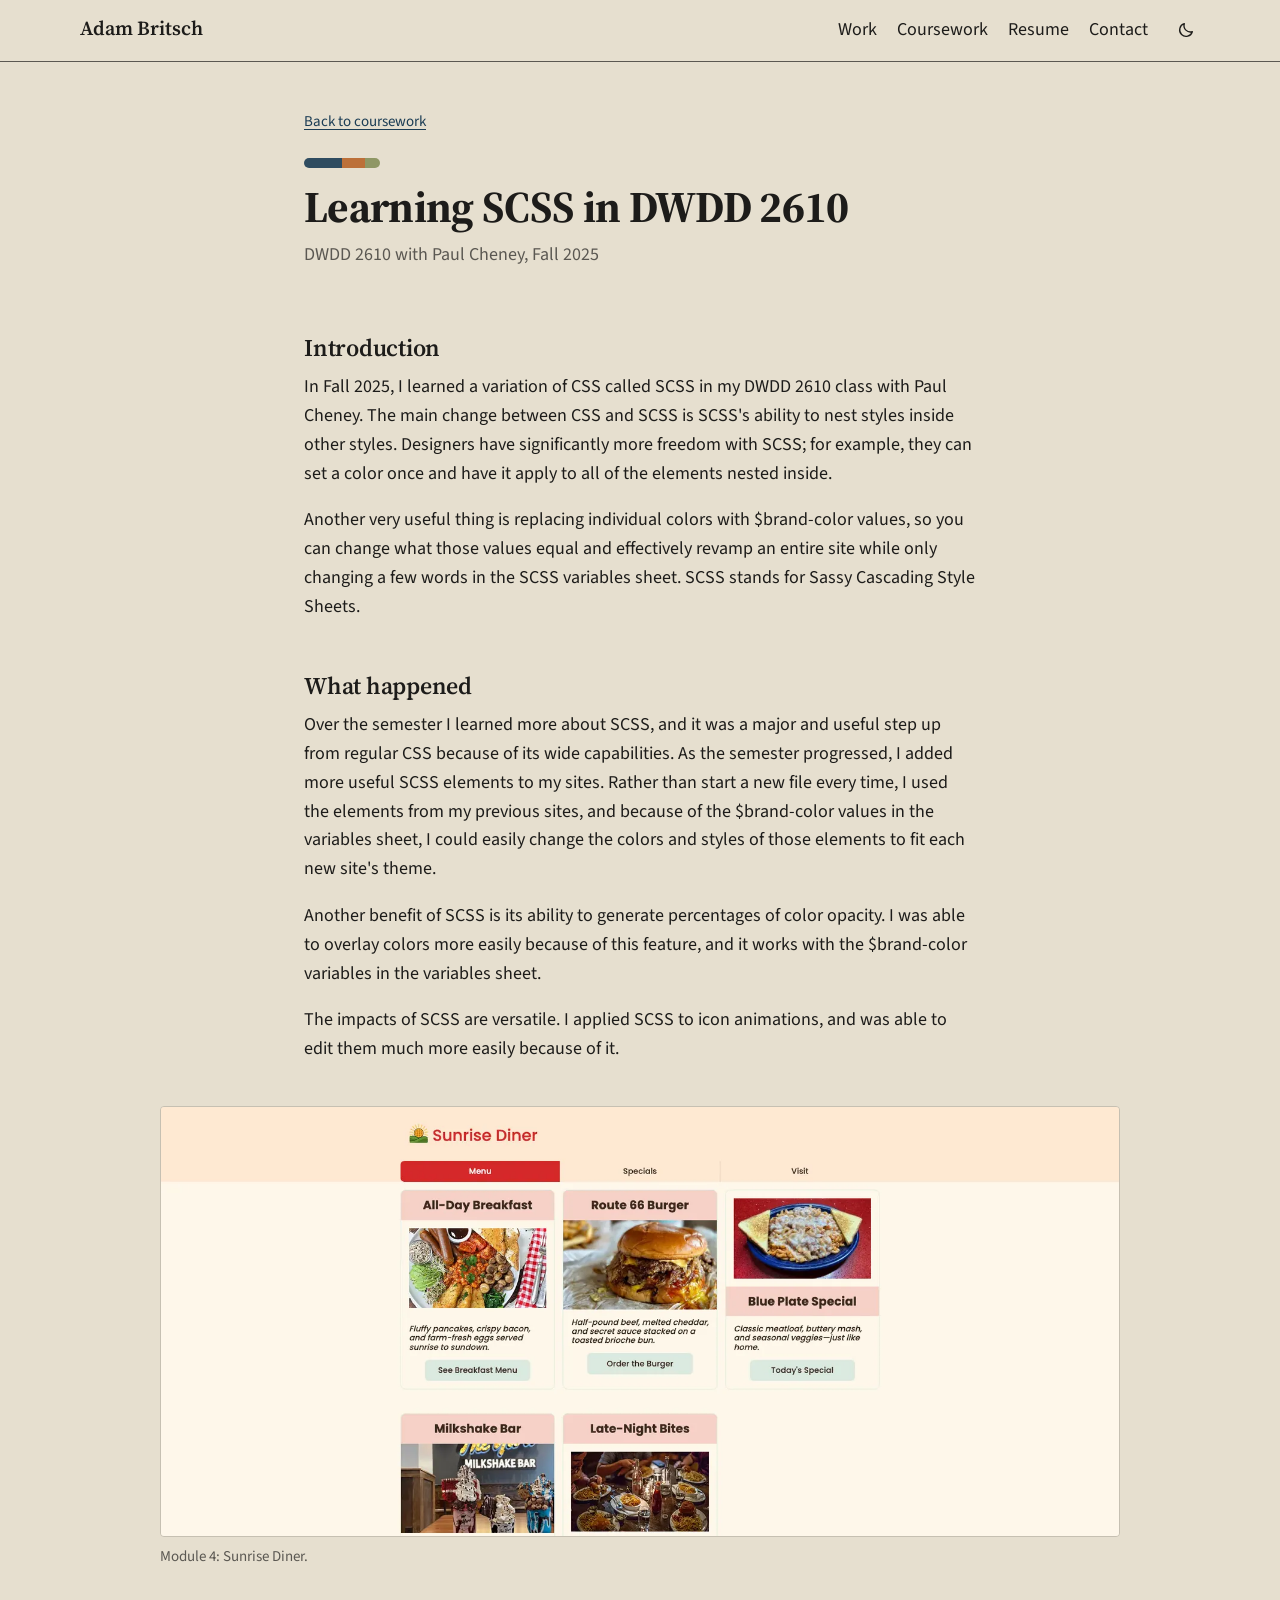
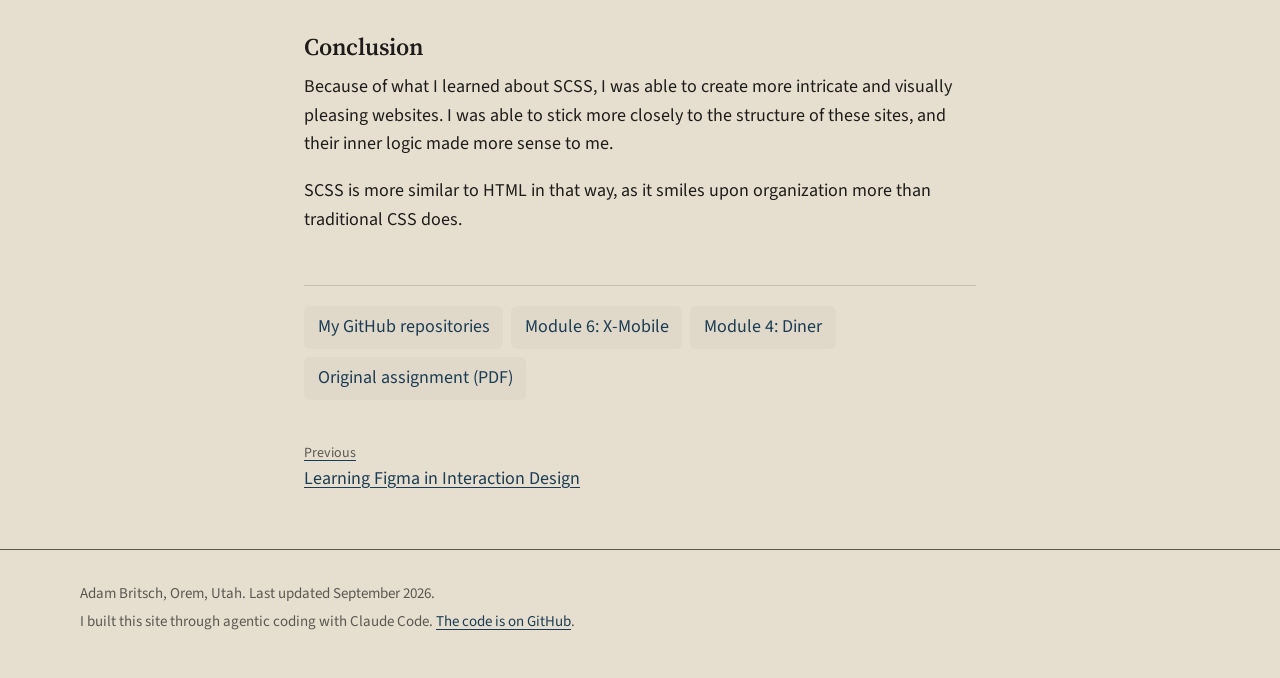
<file: case-studies/case-study-06.html>
<!DOCTYPE html>
<html lang="en">
<head>
    <meta charset="UTF-8">
    <meta name="viewport" content="width=device-width, initial-scale=1.0">
    <title>Learning SCSS in DWDD 2610 | Adam Britsch</title>
    <meta name="description" content="Adam Britsch on learning SCSS in DWDD 2610 with Paul Cheney at Utah Valley University.">
    <meta name="author" content="Adam Britsch">

    <link rel="canonical" href="https://adamkbritsch.github.io/Portfolio/case-studies/case-study-06.html">

    <meta property="og:type" content="article">
    <meta property="og:title" content="Learning SCSS in DWDD 2610">
    <meta property="og:description" content="Adam Britsch on learning SCSS in DWDD 2610 with Paul Cheney at Utah Valley University.">
    <meta property="og:url" content="https://adamkbritsch.github.io/Portfolio/case-studies/case-study-06.html">
    <meta property="og:image" content="https://adamkbritsch.github.io/Portfolio/images/adam-britsch.jpg">

    <script type="application/ld+json">
{
                "@context": "https://schema.org",
                "@graph": [
                        {
                                "@type": "Article",
                                "@id": "https://adamkbritsch.github.io/Portfolio/case-studies/case-study-06.html#page",
                                "url": "https://adamkbritsch.github.io/Portfolio/case-studies/case-study-06.html",
                                "headline": "Learning SCSS in DWDD 2610",
                                "description": "Adam Britsch on learning SCSS in DWDD 2610 with Paul Cheney at Utah Valley University.",
                                "author": {
                                        "@id": "https://adamkbritsch.github.io/Portfolio/#adam"
                                },
                                "publisher": {
                                        "@id": "https://adamkbritsch.github.io/Portfolio/#adam"
                                },
                                "isPartOf": {
                                        "@id": "https://adamkbritsch.github.io/Portfolio/#site"
                                },
                                "inLanguage": "en",
                                "mainEntityOfPage": "https://adamkbritsch.github.io/Portfolio/case-studies/case-study-06.html"
                        },
                        {
                                "@type": "BreadcrumbList",
                                "itemListElement": [
                                        {
                                                "@type": "ListItem",
                                                "position": 1,
                                                "name": "Home",
                                                "item": "https://adamkbritsch.github.io/Portfolio/"
                                        },
                                        {
                                                "@type": "ListItem",
                                                "position": 2,
                                                "name": "Case studies",
                                                "item": "https://adamkbritsch.github.io/Portfolio/case-studies/"
                                        },
                                        {
                                                "@type": "ListItem",
                                                "position": 3,
                                                "name": "Learning SCSS in DWDD 2610",
                                                "item": "https://adamkbritsch.github.io/Portfolio/case-studies/case-study-06.html"
                                        }
                                ]
                        }
                ]
        }
    </script>

    <link rel="preconnect" href="https://fonts.googleapis.com">
    <link rel="preconnect" href="https://fonts.gstatic.com" crossorigin>
    <link href="https://fonts.googleapis.com/css2?family=Source+Sans+3:wght@400;600&family=Source+Serif+4:opsz,wght@8..60,600;8..60,700&display=swap" rel="stylesheet">
    <script src="../js/theme.js"></script>
    <link href="../css/styles.min.css" rel="stylesheet">

    <link rel="apple-touch-icon" sizes="180x180" href="../apple-touch-icon.png?v=2">
    <link rel="icon" type="image/png" sizes="32x32" href="../favicon-32x32.png?v=2">
    <link rel="icon" type="image/png" sizes="16x16" href="../favicon-16x16.png?v=2">
    <link rel="manifest" href="../site.webmanifest?v=2">
</head>
<body>
    <a class="skip-link" href="#main">Skip to main content</a>

    <header class="site-header">
        <div class="wrap">
            <a class="site-header__name" href="../index.html">Adam Britsch</a>
            <nav aria-label="Main">
                <ul class="site-nav">
                    <li><a href="../index.html#work">Work</a></li>
                    <li><a href="../index.html#coursework">Coursework</a></li>
                    <li><a href="../index.html#resume">Resume</a></li>
                    <li><a href="../index.html#contact">Contact</a></li>
                </ul>
            </nav>
                <button class="theme-toggle" type="button" aria-pressed="false">
                    <svg class="theme-toggle__icon theme-toggle__icon--sun" viewBox="0 0 24 24" width="18" height="18" fill="none" stroke="currentColor" stroke-width="1.8" stroke-linecap="round" aria-hidden="true" focusable="false"><circle cx="12" cy="12" r="4.2"/><path d="M12 2.4v2.6M12 19v2.6M4.2 4.2l1.9 1.9M17.9 17.9l1.9 1.9M2.4 12H5M19 12h2.6M4.2 19.8l1.9-1.9M17.9 6.1l1.9-1.9"/></svg>
                    <svg class="theme-toggle__icon theme-toggle__icon--moon" viewBox="0 0 24 24" width="18" height="18" fill="none" stroke="currentColor" stroke-width="1.8" stroke-linecap="round" stroke-linejoin="round" aria-hidden="true" focusable="false"><path d="M20.4 14.3A8.6 8.6 0 0 1 9.7 3.6a8.6 8.6 0 1 0 10.7 10.7Z"/></svg>
                    <span class="theme-toggle__label">Dark mode</span>
                </button>
        </div>
    </header>

    <main id="main" class="article">
        <p class="article__back"><a href="../index.html#coursework">Back to coursework</a></p>
        <h1>Learning SCSS in DWDD 2610</h1>
        <p class="article__meta">DWDD 2610 with Paul Cheney, Fall 2025</p>

        <h2>Introduction</h2>
        <p>In Fall 2025, I learned a variation of CSS called SCSS in my DWDD 2610 class with Paul Cheney. The main change between CSS and SCSS is SCSS's ability to nest styles inside other styles. Designers have significantly more freedom with SCSS; for example, they can set a color once and have it apply to all of the elements nested inside.</p>
        <p>Another very useful thing is replacing individual colors with $brand-color values, so you can change what those values equal and effectively revamp an entire site while only changing a few words in the SCSS variables sheet. SCSS stands for Sassy Cascading Style Sheets.</p>

        <h2>What happened</h2>
        <p>Over the semester I learned more about SCSS, and it was a major and useful step up from regular CSS because of its wide capabilities. As the semester progressed, I added more useful SCSS elements to my sites. Rather than start a new file every time, I used the elements from my previous sites, and because of the $brand-color values in the variables sheet, I could easily change the colors and styles of those elements to fit each new site's theme.</p>
        <p>Another benefit of SCSS is its ability to generate percentages of color opacity. I was able to overlay colors more easily because of this feature, and it works with the $brand-color variables in the variables sheet.</p>
        <p>The impacts of SCSS are versatile. I applied SCSS to icon animations, and was able to edit them much more easily because of it.</p>

        <figure>
            <img class="shot" src="../images/case-studies/sunrise-diner.webp" width="1600" height="717" alt="The Sunrise Diner homepage, with menu cards for breakfast, a burger, a blue plate special, milkshakes and late-night bites" loading="lazy">
            <figcaption>Module 4: Sunrise Diner.</figcaption>
        </figure>

        <h2>Conclusion</h2>
        <p>Because of what I learned about SCSS, I was able to create more intricate and visually pleasing websites. I was able to stick more closely to the structure of these sites, and their inner logic made more sense to me.</p>
        <p>SCSS is more similar to HTML in that way, as it smiles upon organization more than traditional CSS does.</p>

        <p class="article__links link-row">
            <a href="https://github.com/adamkbritsch?tab=repositories">My GitHub repositories</a>
            <a href="https://adamkbritsch.github.io/06-X-Mobile/">Module 6: X-Mobile</a>
            <a href="https://adamkbritsch.github.io/04-Diner/">Module 4: Diner</a>
            <a href="../pdfs/Assignment_%20Case%20Study%206_%20Learning%20SCSS%20in%20DWDD%202610-1.pdf">Original assignment (PDF)</a>
        </p>

        <nav class="pager" aria-label="Case studies">
            <a href="case-study-05.html" rel="prev"><span>Previous</span>Learning Figma in Interaction Design</a>
        </nav>
    </main>

    <footer class="site-footer">
        <div class="wrap">
            <p>Adam Britsch, Orem, Utah. Last updated September 2026.</p>
            <p>I built this site through agentic coding with Claude Code. <a href="https://github.com/adamkbritsch/Portfolio">The code is on GitHub</a>.</p>
        </div>
    </footer>
</body>
</html>
</file>
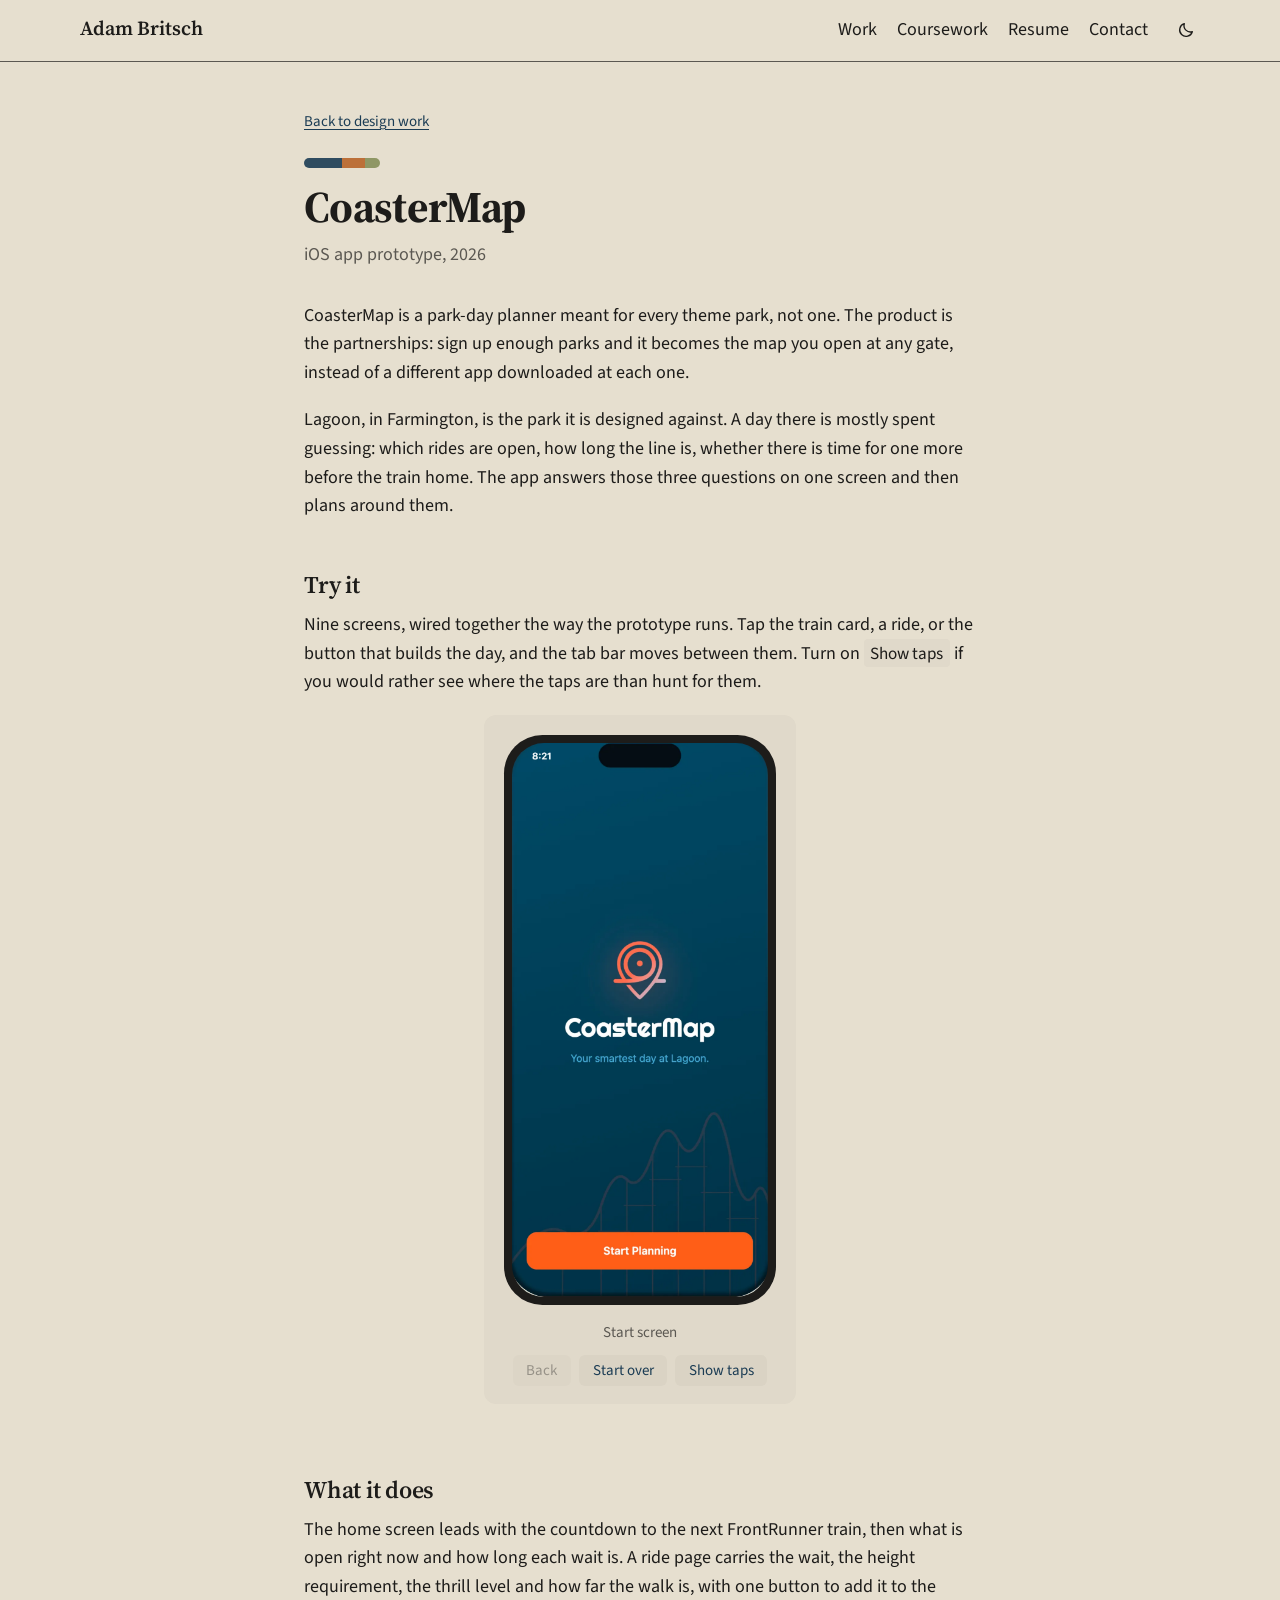
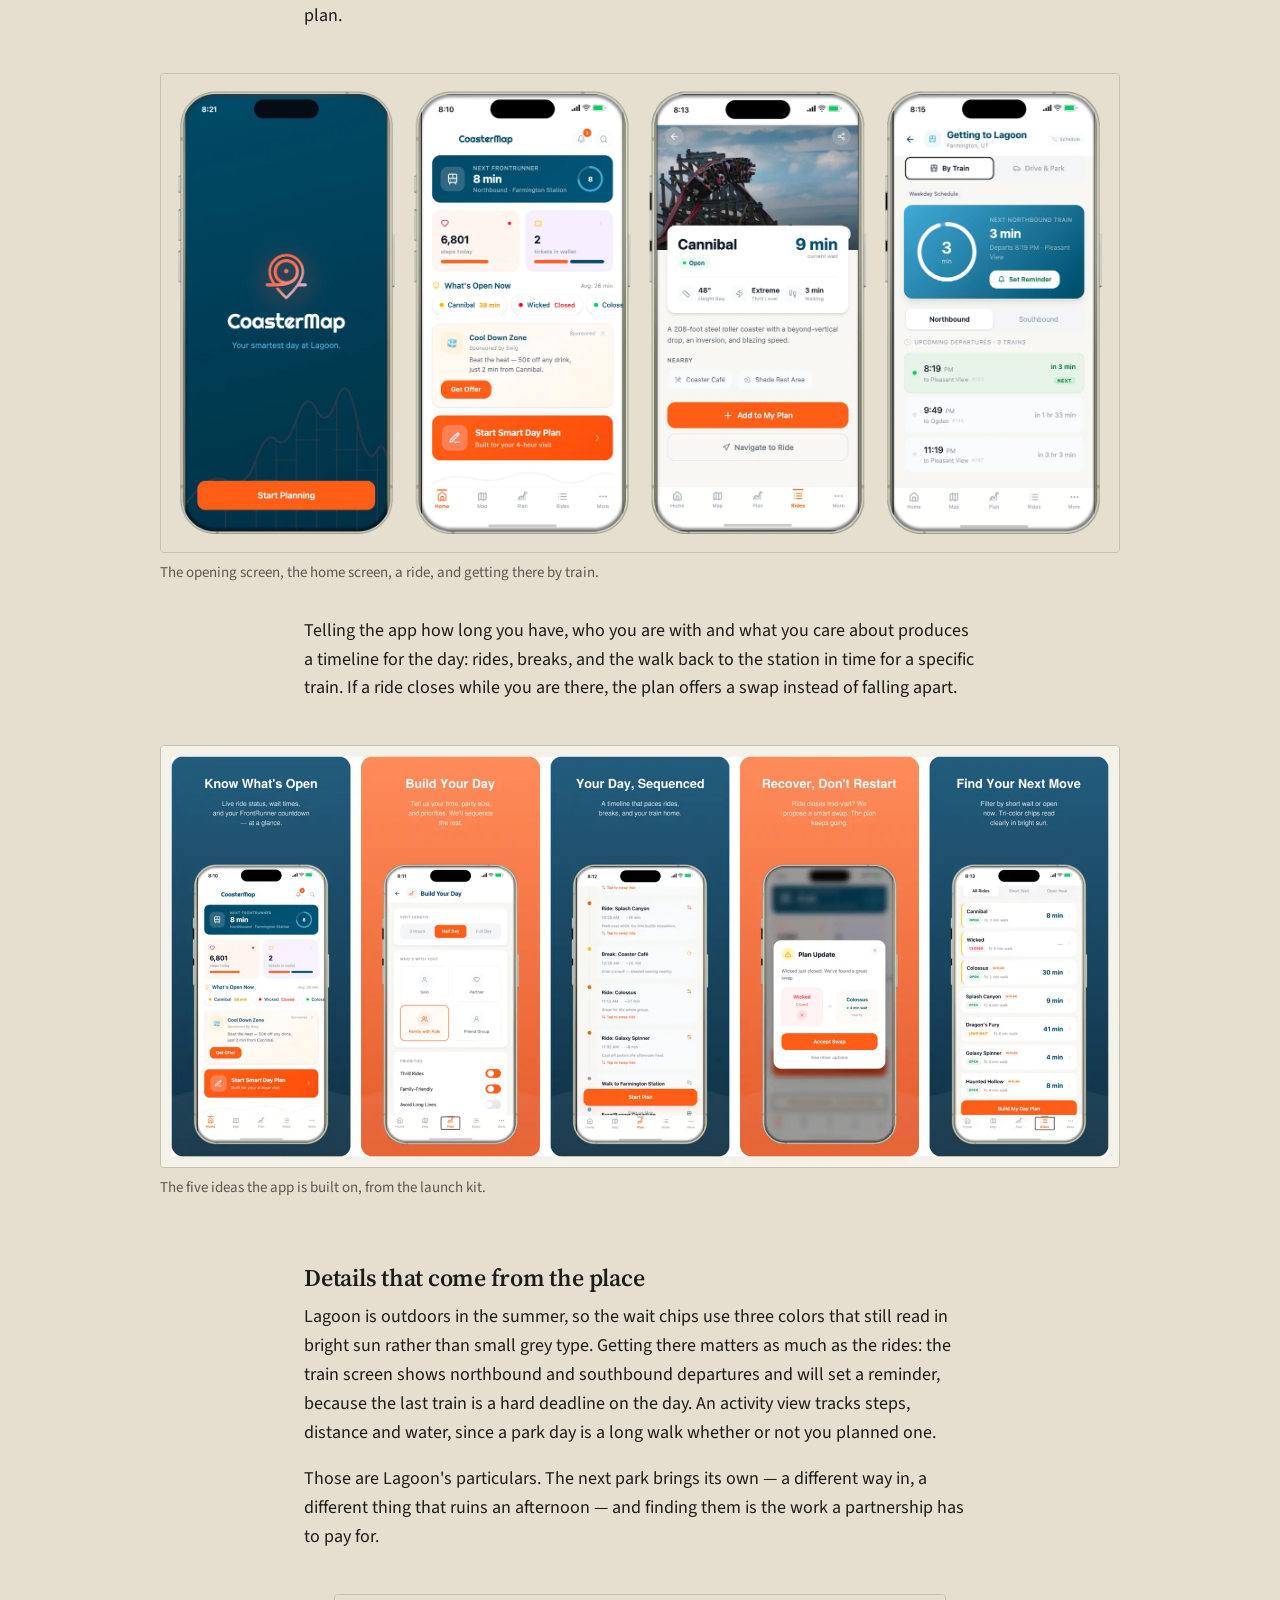
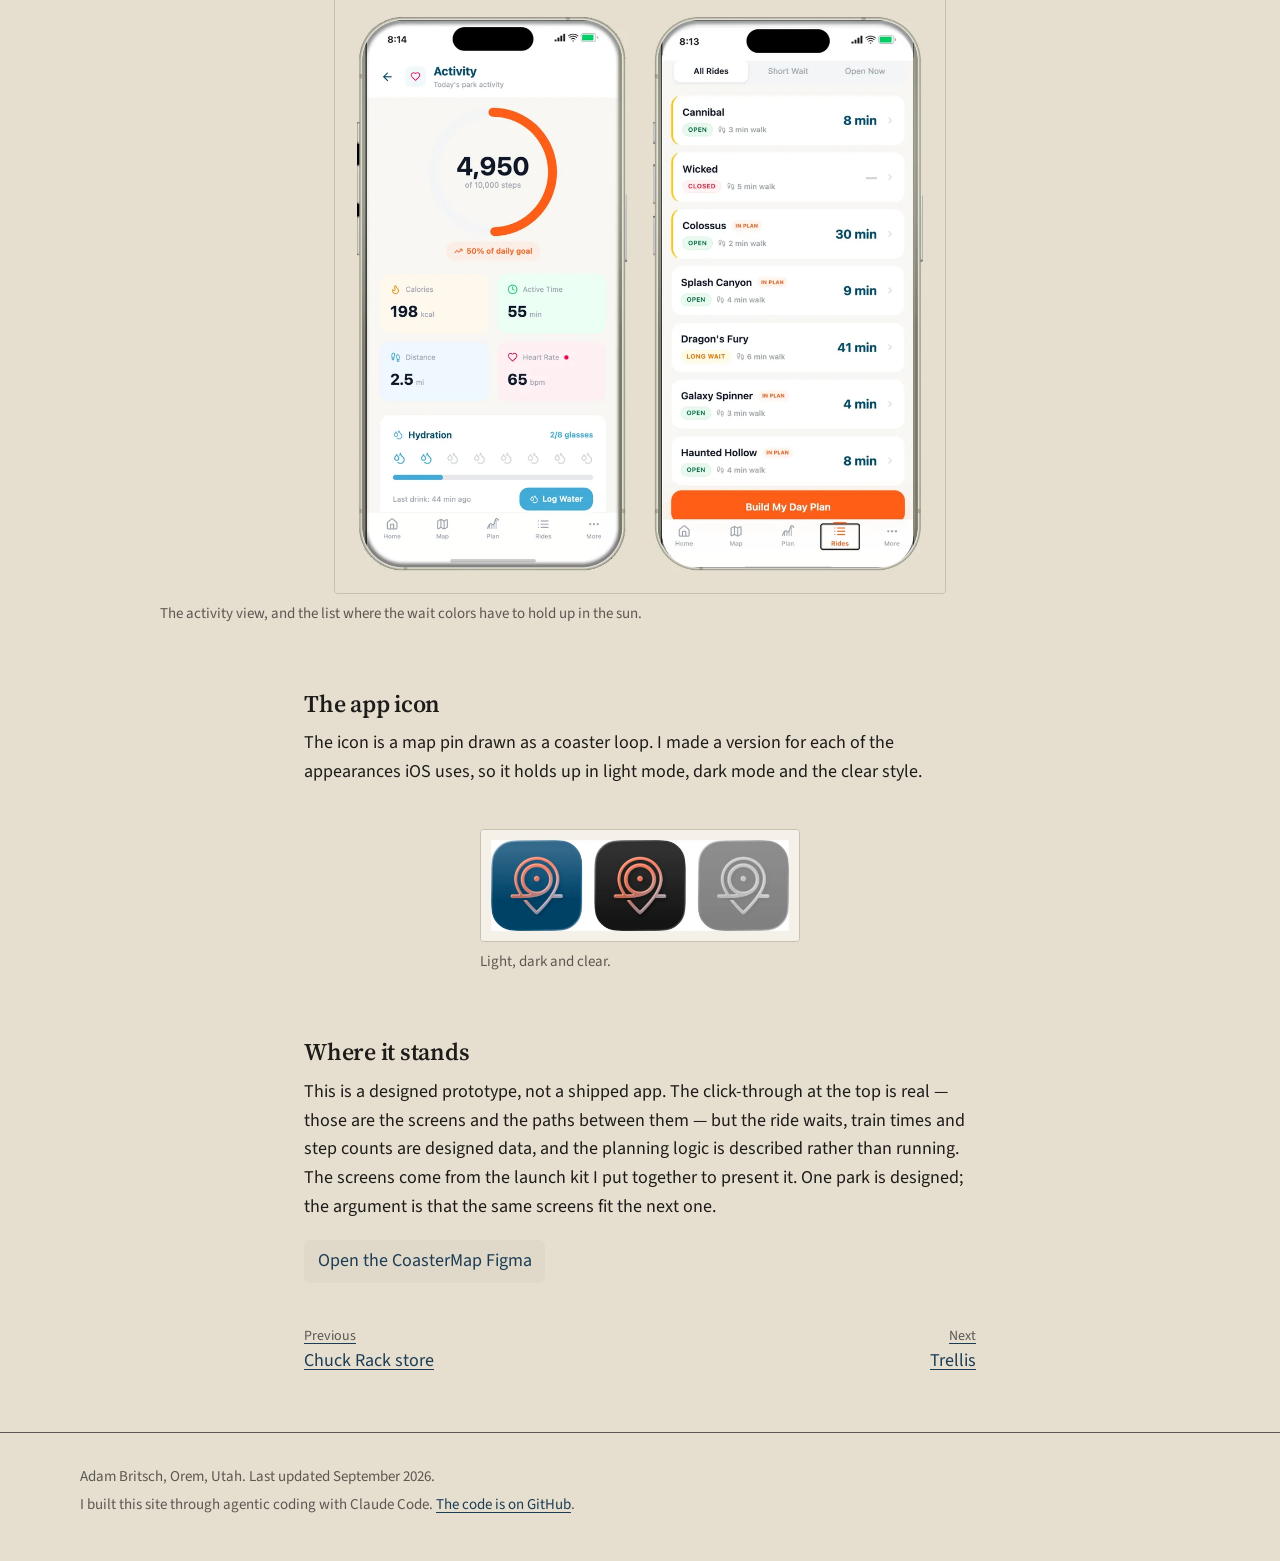
<file: case-studies/coastermap.html>
<!DOCTYPE html>
<html lang="en">
<head>
    <meta charset="UTF-8">
    <meta name="viewport" content="width=device-width, initial-scale=1.0">
    <title>CoasterMap | Adam Britsch</title>
    <meta name="description" content="CoasterMap, an iOS day-planning app for Lagoon designed by Adam Britsch: live ride waits, the next FrontRunner train, and a plan that recovers when a ride closes.">
    <meta name="author" content="Adam Britsch">

    <link rel="canonical" href="https://adamkbritsch.github.io/Portfolio/case-studies/coastermap.html">

    <meta property="og:type" content="article">
    <meta property="og:title" content="CoasterMap">
    <meta property="og:description" content="CoasterMap, an iOS day-planning app for Lagoon designed by Adam Britsch: live ride waits, the next FrontRunner train, and a plan that recovers when a ride closes.">
    <meta property="og:url" content="https://adamkbritsch.github.io/Portfolio/case-studies/coastermap.html">
    <meta property="og:image" content="https://adamkbritsch.github.io/Portfolio/images/adam-britsch.jpg">

    <script type="application/ld+json">
{
                "@context": "https://schema.org",
                "@graph": [
                        {
                                "@type": "Article",
                                "@id": "https://adamkbritsch.github.io/Portfolio/case-studies/coastermap.html#page",
                                "url": "https://adamkbritsch.github.io/Portfolio/case-studies/coastermap.html",
                                "headline": "CoasterMap",
                                "description": "CoasterMap, an iOS day-planning app for Lagoon designed by Adam Britsch: live ride waits, the next FrontRunner train, and a plan that recovers when a ride closes.",
                                "author": {
                                        "@id": "https://adamkbritsch.github.io/Portfolio/#adam"
                                },
                                "publisher": {
                                        "@id": "https://adamkbritsch.github.io/Portfolio/#adam"
                                },
                                "isPartOf": {
                                        "@id": "https://adamkbritsch.github.io/Portfolio/#site"
                                },
                                "inLanguage": "en",
                                "mainEntityOfPage": "https://adamkbritsch.github.io/Portfolio/case-studies/coastermap.html"
                        },
                        {
                                "@type": "BreadcrumbList",
                                "itemListElement": [
                                        {
                                                "@type": "ListItem",
                                                "position": 1,
                                                "name": "Home",
                                                "item": "https://adamkbritsch.github.io/Portfolio/"
                                        },
                                        {
                                                "@type": "ListItem",
                                                "position": 2,
                                                "name": "Case studies",
                                                "item": "https://adamkbritsch.github.io/Portfolio/case-studies/"
                                        },
                                        {
                                                "@type": "ListItem",
                                                "position": 3,
                                                "name": "CoasterMap",
                                                "item": "https://adamkbritsch.github.io/Portfolio/case-studies/coastermap.html"
                                        }
                                ]
                        }
                ]
        }
    </script>

    <link rel="preconnect" href="https://fonts.googleapis.com">
    <link rel="preconnect" href="https://fonts.gstatic.com" crossorigin>
    <link href="https://fonts.googleapis.com/css2?family=Source+Sans+3:wght@400;600&family=Source+Serif+4:opsz,wght@8..60,600;8..60,700&display=swap" rel="stylesheet">
    <script src="../js/theme.js"></script>
    <link href="../css/styles.min.css" rel="stylesheet">

    <link rel="apple-touch-icon" sizes="180x180" href="../apple-touch-icon.png?v=2">
    <link rel="icon" type="image/png" sizes="32x32" href="../favicon-32x32.png?v=2">
    <link rel="icon" type="image/png" sizes="16x16" href="../favicon-16x16.png?v=2">
    <link rel="manifest" href="../site.webmanifest?v=2">
</head>
<body>
    <a class="skip-link" href="#main">Skip to main content</a>

    <header class="site-header">
        <div class="wrap">
            <a class="site-header__name" href="../index.html">Adam Britsch</a>
            <nav aria-label="Main">
                <ul class="site-nav">
                    <li><a href="../index.html#work">Work</a></li>
                    <li><a href="../index.html#coursework">Coursework</a></li>
                    <li><a href="../index.html#resume">Resume</a></li>
                    <li><a href="../index.html#contact">Contact</a></li>
                </ul>
            </nav>
                <button class="theme-toggle" type="button" aria-pressed="false">
                    <svg class="theme-toggle__icon theme-toggle__icon--sun" viewBox="0 0 24 24" width="18" height="18" fill="none" stroke="currentColor" stroke-width="1.8" stroke-linecap="round" aria-hidden="true" focusable="false"><circle cx="12" cy="12" r="4.2"/><path d="M12 2.4v2.6M12 19v2.6M4.2 4.2l1.9 1.9M17.9 17.9l1.9 1.9M2.4 12H5M19 12h2.6M4.2 19.8l1.9-1.9M17.9 6.1l1.9-1.9"/></svg>
                    <svg class="theme-toggle__icon theme-toggle__icon--moon" viewBox="0 0 24 24" width="18" height="18" fill="none" stroke="currentColor" stroke-width="1.8" stroke-linecap="round" stroke-linejoin="round" aria-hidden="true" focusable="false"><path d="M20.4 14.3A8.6 8.6 0 0 1 9.7 3.6a8.6 8.6 0 1 0 10.7 10.7Z"/></svg>
                    <span class="theme-toggle__label">Dark mode</span>
                </button>
        </div>
    </header>

    <main id="main" class="article">
        <p class="article__back"><a href="../index.html#design">Back to design work</a></p>
        <h1>CoasterMap</h1>
        <p class="article__meta">iOS app prototype, 2026</p>

        <p>CoasterMap is a park-day planner meant for every theme park, not one. The product is the partnerships: sign up enough parks and it becomes the map you open at any gate, instead of a different app downloaded at each one.</p>

        <p>Lagoon, in Farmington, is the park it is designed against. A day there is mostly spent guessing: which rides are open, how long the line is, whether there is time for one more before the train home. The app answers those three questions on one screen and then plans around them.</p>

        <section class="proto-intro">
            <h2>Try it</h2>
            <p>Nine screens, wired together the way the prototype runs. Tap the train card, a ride, or the button that builds the day, and the tab bar moves between them. Turn on <span class="proto-intro__hint">Show taps</span> if you would rather see where the taps are than hunt for them.</p>
            <noscript><p>The prototype needs JavaScript. The screens it moves between are further down the page.</p></noscript>
        </section>

        <div class="proto" data-proto hidden>
            <div class="proto__device">
                <div class="proto__screen">
                    <img class="proto__shot" src="../images/design/coastermap/splash.webp" width="840" height="1818" alt="">
                    <div class="proto__spots"></div>
                </div>
            </div>

            <div class="proto__controls">
                <p class="proto__where" role="status">Start screen</p>
                <p class="proto__buttons">
                    <button class="proto__button proto__back" type="button">Back</button>
                    <button class="proto__button proto__reset" type="button">Start over</button>
                    <button class="proto__button proto__hint" type="button" aria-pressed="false">Show taps</button>
                </p>
            </div>

            <script class="proto__map" type="application/json">{"path":"../images/design/coastermap/","start":"splash","tabs":[{"to":"home","label":"Home tab","x":2,"y":90,"w":19,"h":6},{"to":"plan","label":"Plan tab","x":41,"y":90,"w":20,"h":6},{"to":"rides","label":"Rides tab","x":61,"y":90,"w":20,"h":6},{"to":"activity","label":"More tab","x":81,"y":90,"w":17,"h":6}],"screens":{"splash":{"label":"Start screen","tabs":false,"alt":"The CoasterMap start screen: the logo, the line Your smartest day at Lagoon, and a Start Planning button","spots":[{"to":"home","label":"Start planning","x":6,"y":88,"w":88,"h":7}]},"home":{"label":"Home","tabs":true,"alt":"The CoasterMap home screen: a countdown to the next FrontRunner train, steps and tickets, what is open now, and a button to start a smart day plan","spots":[{"to":"transit","label":"Next FrontRunner, 8 minutes","x":5,"y":12.5,"w":90,"h":10},{"to":"activity","label":"6,801 steps today","x":5,"y":24,"w":43,"h":12},{"to":"ride","label":"Cannibal, 38 minute wait","x":5,"y":44.3,"w":38,"h":4.8},{"to":"build","label":"Start smart day plan","x":5,"y":70.5,"w":90,"h":11}]},"rides":{"label":"All rides","tabs":true,"alt":"A list of every ride with its wait and how far the walk is: Cannibal, Wicked, Colossus, Splash Canyon, Dragon's Fury, Galaxy Spinner and Haunted Hollow","spots":[{"to":"ride","label":"Cannibal, 8 minute wait","x":4,"y":14.5,"w":92,"h":7.5},{"to":"build","label":"Build my day plan","x":4,"y":85.3,"w":92,"h":4.5}]},"ride":{"label":"Cannibal","tabs":true,"alt":"The ride page for Cannibal: a photograph, a nine minute wait, the height requirement, the thrill level and the walk, and a button to add it to the plan","spots":[{"to":"rides","label":"Back to the rides","x":3,"y":4.5,"w":12,"h":7},{"to":"plan","label":"Add to my plan","x":5,"y":65,"w":90,"h":8}]},"transit":{"label":"Getting to Lagoon","tabs":true,"alt":"Getting to Lagoon by train: the next northbound train in three minutes and the departures after it","spots":[{"to":"home","label":"Back home","x":2,"y":4.5,"w":12,"h":7}]},"build":{"label":"Build your day","tabs":true,"alt":"Build Your Day: how long the visit is, who is with you, and which priorities matter","spots":[{"to":"home","label":"Back home","x":3,"y":5,"w":12,"h":7}]},"plan":{"label":"The day, sequenced","tabs":true,"alt":"The day as a timeline: rides, a break at the Coaster Cafe, and the walk back to Farmington Station","spots":[{"to":"swap","label":"Tap to swap the first ride","x":8,"y":5.5,"w":40,"h":4},{"to":"swap","label":"Tap to swap Splash Canyon","x":8,"y":22,"w":40,"h":4},{"to":"swap","label":"Tap to swap Colossus","x":8,"y":52.5,"w":40,"h":4},{"to":"swap","label":"Tap to swap Galaxy Spinner","x":8,"y":71,"w":40,"h":4}]},"swap":{"label":"Plan update","tabs":false,"alt":"A Plan Update card: Wicked has closed, and Colossus with a four minute wait is offered in its place","spots":[{"to":"plan","label":"Accept the swap","x":20,"y":59.5,"w":60,"h":7.5},{"to":"plan","label":"See other options","x":33,"y":67.5,"w":34,"h":4},{"to":"plan","label":"Close","x":80,"y":27,"w":10,"h":5}]},"activity":{"label":"Activity","tabs":true,"alt":"Today's park activity: 4,950 of 10,000 steps, calories, active time, distance, heart rate and hydration","spots":[{"to":"home","label":"Back home","x":2,"y":5,"w":12,"h":7}]}}}</script>
        </div>

        <h2>What it does</h2>
        <p>The home screen leads with the countdown to the next FrontRunner train, then what is open right now and how long each wait is. A ride page carries the wait, the height requirement, the thrill level and how far the walk is, with one button to add it to the plan.</p>

        <figure class="figure--phones">
            <img class="shot" src="../images/design/coastermap-screens.webp" width="2122" height="1059" alt="Four CoasterMap screens: the opening screen, a home screen with the next train and ride waits, a ride page for Cannibal with its wait time, and directions to Lagoon by train" loading="lazy">
            <figcaption>The opening screen, the home screen, a ride, and getting there by train.</figcaption>
        </figure>
        <p>Telling the app how long you have, who you are with and what you care about produces a timeline for the day: rides, breaks, and the walk back to the station in time for a specific train. If a ride closes while you are there, the plan offers a swap instead of falling apart.</p>

        <figure>
            <img class="shot" src="../images/design/coastermap-story.webp" width="1800" height="790" alt="Five promotional cards for CoasterMap: Know What's Open, Build Your Day, Your Day Sequenced, Recover Don't Restart, and Find Your Next Move" loading="lazy">
            <figcaption>The five ideas the app is built on, from the launch kit.</figcaption>
        </figure>

        <h2>Details that come from the place</h2>
        <p>Lagoon is outdoors in the summer, so the wait chips use three colors that still read in bright sun rather than small grey type. Getting there matters as much as the rides: the train screen shows northbound and southbound departures and will set a reminder, because the last train is a hard deadline on the day. An activity view tracks steps, distance and water, since a park day is a long walk whether or not you planned one.</p>
        <p>Those are Lagoon's particulars. The next park brings its own &mdash; a different way in, a different thing that ruins an afternoon &mdash; and finding them is the work a partnership has to pay for.</p>

        <figure class="figure--phones">
            <img class="shot" src="../images/design/coastermap-activity.webp" width="1100" height="1080" alt="Two CoasterMap screens: an activity view with steps, calories, distance, heart rate and hydration, and the list of rides with its color-coded waits" loading="lazy">
            <figcaption>The activity view, and the list where the wait colors have to hold up in the sun.</figcaption>
        </figure>

        <h2>The app icon</h2>
        <p>The icon is a map pin drawn as a coaster loop. I made a version for each of the appearances iOS uses, so it holds up in light mode, dark mode and the clear style.</p>

        <figure class="figure--icons">
            <img class="shot" src="../images/design/coastermap-icons.webp" width="1200" height="420" alt="The CoasterMap icon in blue, dark and clear versions" loading="lazy">
            <figcaption>Light, dark and clear.</figcaption>
        </figure>

        <h2>Where it stands</h2>
        <p>This is a designed prototype, not a shipped app. The click-through at the top is real — those are the screens and the paths between them — but the ride waits, train times and step counts are designed data, and the planning logic is described rather than running. The screens come from the launch kit I put together to present it. One park is designed; the argument is that the same screens fit the next one.</p>

        <p class="link-row"><a href="https://www.figma.com/make/WiT1odbwVH2MGvdWycD1yr/CoasterMap">Open the CoasterMap Figma</a></p>

        <nav class="pager" aria-label="Projects">
            <a href="case-study-01.html" rel="prev"><span>Previous</span>Chuck Rack store</a>
            <a href="trellis.html" rel="next"><span>Next</span>Trellis</a>
        </nav>
    </main>

    <footer class="site-footer">
        <div class="wrap">
            <p>Adam Britsch, Orem, Utah. Last updated September 2026.</p>
            <p>I built this site through agentic coding with Claude Code. <a href="https://github.com/adamkbritsch/Portfolio">The code is on GitHub</a>.</p>
        </div>
    </footer>
    <script src="../js/prototype.js" defer></script>
</body>
</html>
</file>
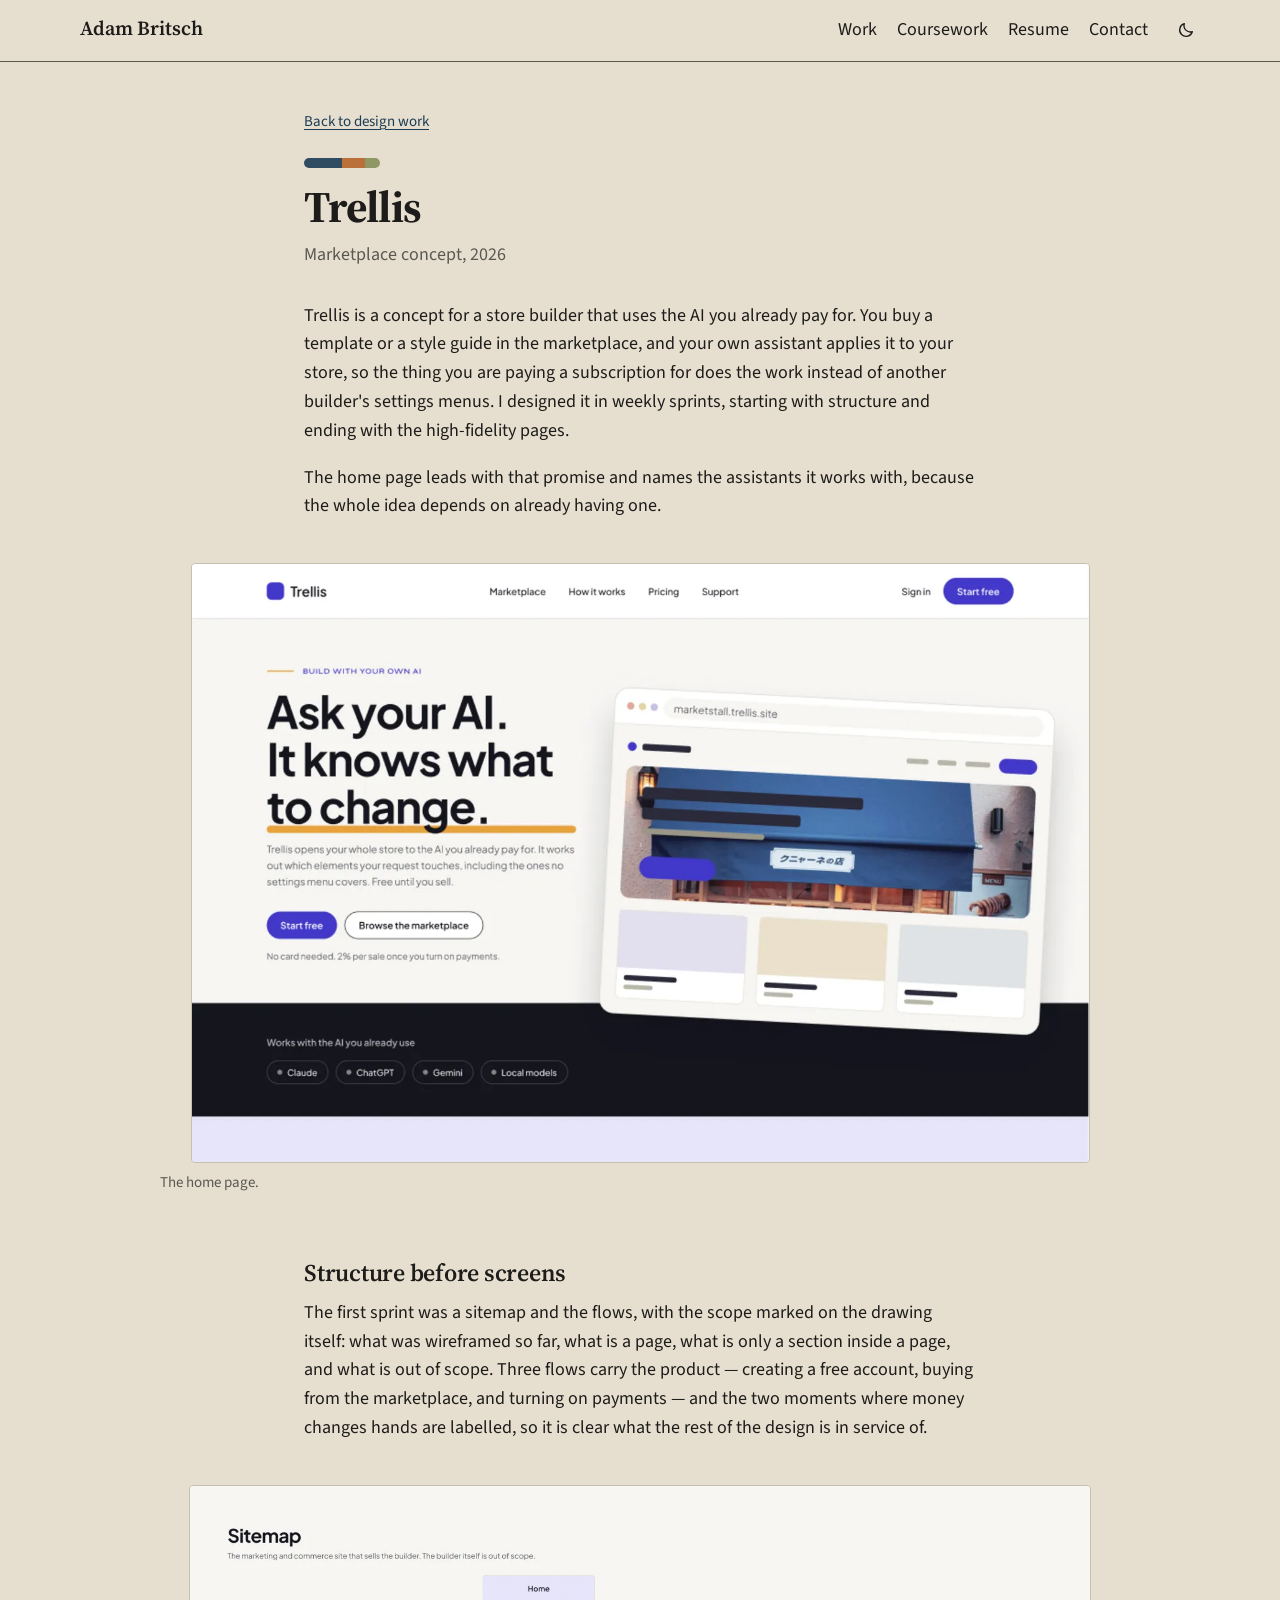
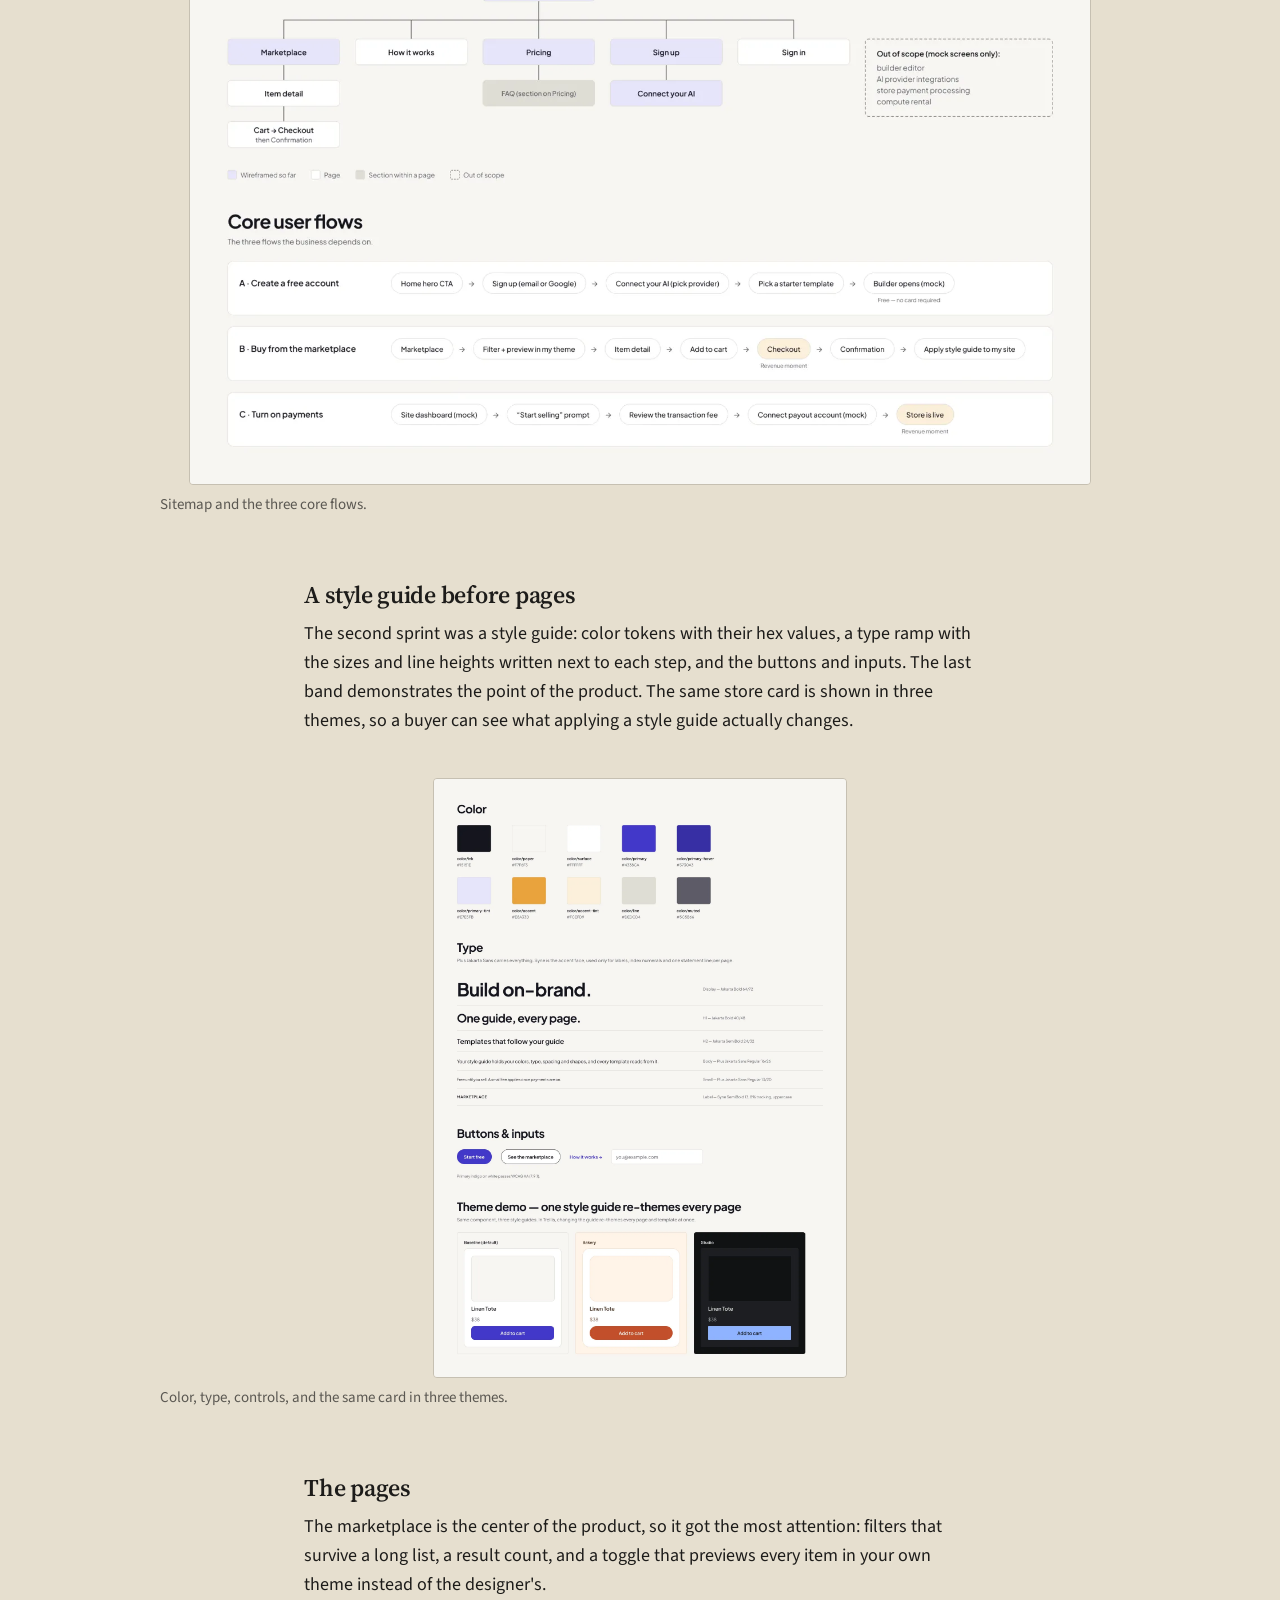
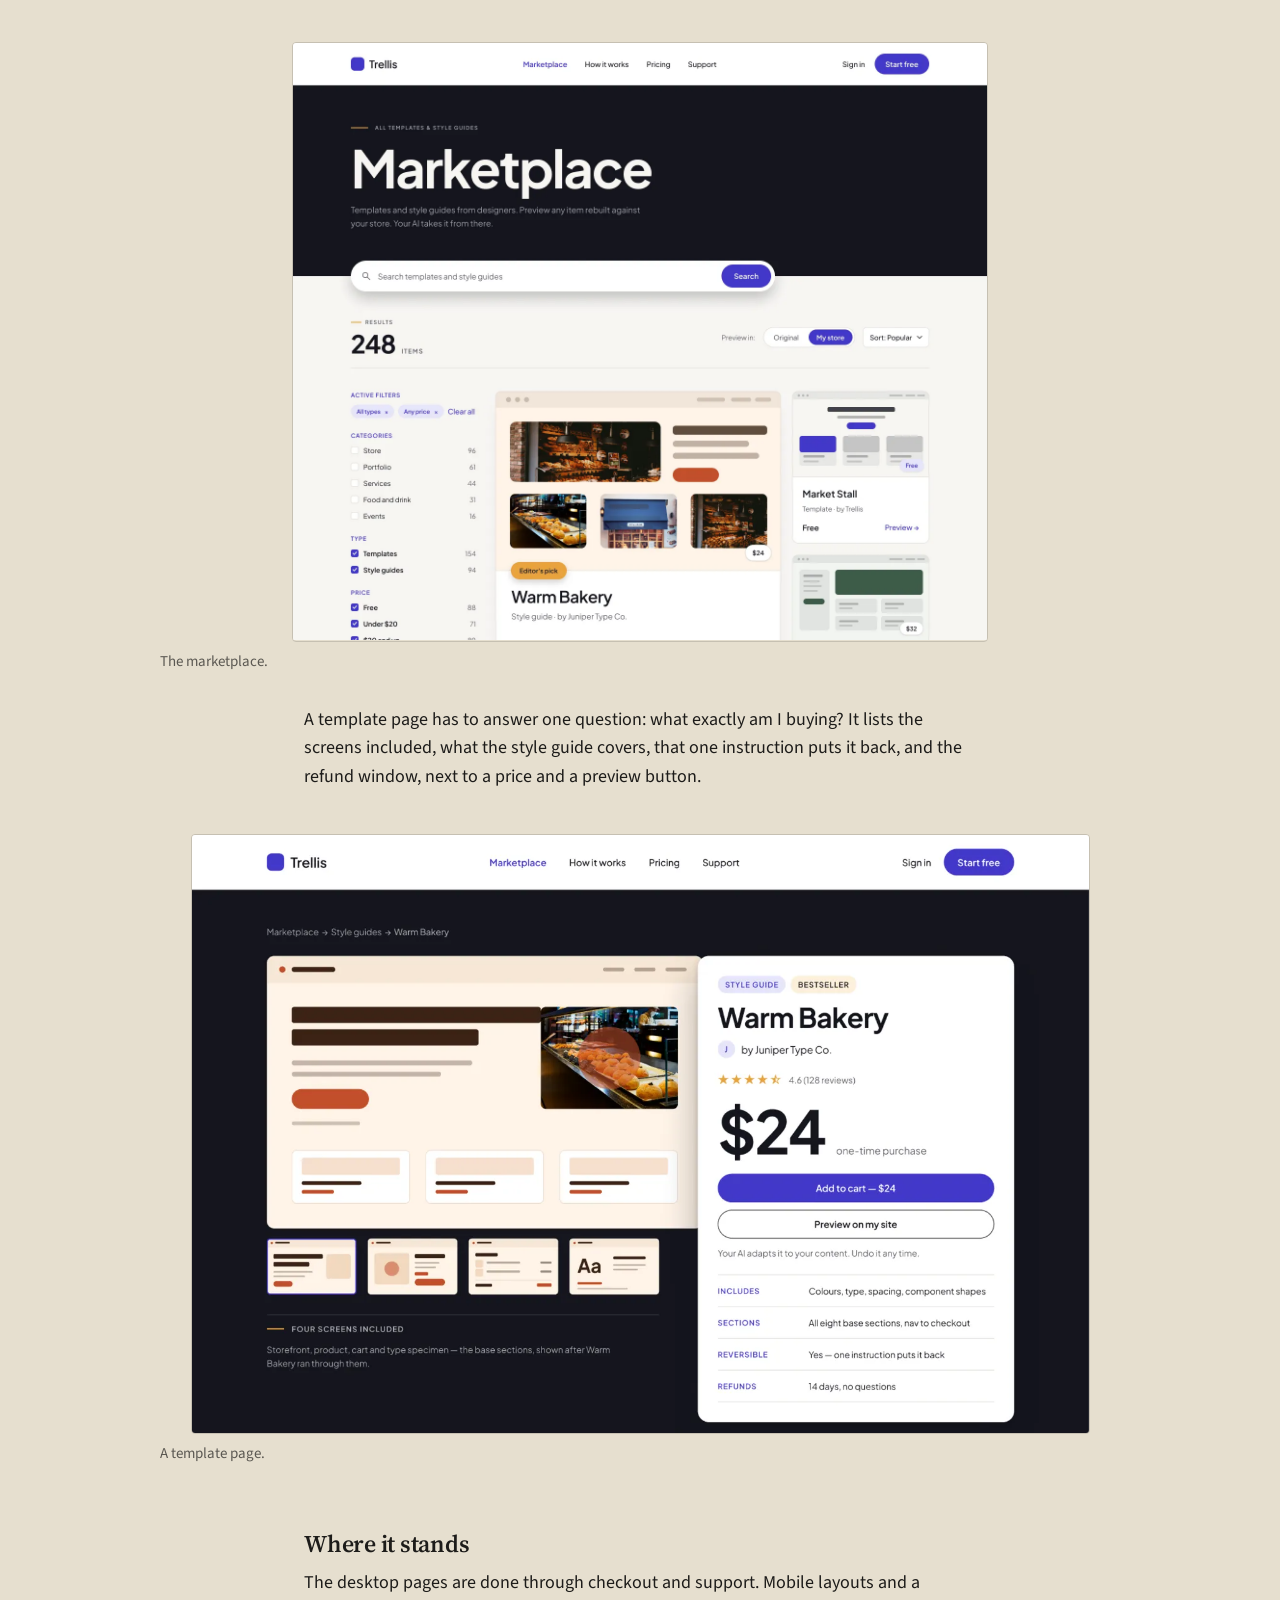
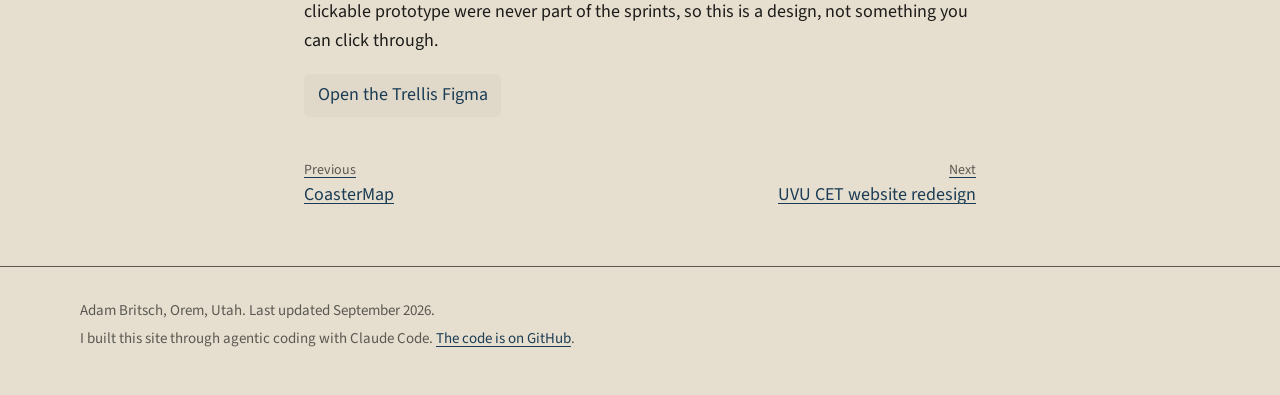
<file: case-studies/trellis.html>
<!DOCTYPE html>
<html lang="en">
<head>
    <meta charset="UTF-8">
    <meta name="viewport" content="width=device-width, initial-scale=1.0">
    <title>Trellis | Adam Britsch</title>
    <meta name="description" content="Trellis, a marketplace concept designed by Adam Britsch: store templates and style guides that the AI you already pay for applies to your own store.">
    <meta name="author" content="Adam Britsch">

    <link rel="canonical" href="https://adamkbritsch.github.io/Portfolio/case-studies/trellis.html">

    <meta property="og:type" content="article">
    <meta property="og:title" content="Trellis">
    <meta property="og:description" content="Trellis, a marketplace concept designed by Adam Britsch: store templates and style guides that the AI you already pay for applies to your own store.">
    <meta property="og:url" content="https://adamkbritsch.github.io/Portfolio/case-studies/trellis.html">
    <meta property="og:image" content="https://adamkbritsch.github.io/Portfolio/images/adam-britsch.jpg">

    <script type="application/ld+json">
{
                "@context": "https://schema.org",
                "@graph": [
                        {
                                "@type": "Article",
                                "@id": "https://adamkbritsch.github.io/Portfolio/case-studies/trellis.html#page",
                                "url": "https://adamkbritsch.github.io/Portfolio/case-studies/trellis.html",
                                "headline": "Trellis",
                                "description": "Trellis, a marketplace concept designed by Adam Britsch: store templates and style guides that the AI you already pay for applies to your own store.",
                                "author": {
                                        "@id": "https://adamkbritsch.github.io/Portfolio/#adam"
                                },
                                "publisher": {
                                        "@id": "https://adamkbritsch.github.io/Portfolio/#adam"
                                },
                                "isPartOf": {
                                        "@id": "https://adamkbritsch.github.io/Portfolio/#site"
                                },
                                "inLanguage": "en",
                                "mainEntityOfPage": "https://adamkbritsch.github.io/Portfolio/case-studies/trellis.html"
                        },
                        {
                                "@type": "BreadcrumbList",
                                "itemListElement": [
                                        {
                                                "@type": "ListItem",
                                                "position": 1,
                                                "name": "Home",
                                                "item": "https://adamkbritsch.github.io/Portfolio/"
                                        },
                                        {
                                                "@type": "ListItem",
                                                "position": 2,
                                                "name": "Case studies",
                                                "item": "https://adamkbritsch.github.io/Portfolio/case-studies/"
                                        },
                                        {
                                                "@type": "ListItem",
                                                "position": 3,
                                                "name": "Trellis",
                                                "item": "https://adamkbritsch.github.io/Portfolio/case-studies/trellis.html"
                                        }
                                ]
                        }
                ]
        }
    </script>

    <link rel="preconnect" href="https://fonts.googleapis.com">
    <link rel="preconnect" href="https://fonts.gstatic.com" crossorigin>
    <link href="https://fonts.googleapis.com/css2?family=Source+Sans+3:wght@400;600&family=Source+Serif+4:opsz,wght@8..60,600;8..60,700&display=swap" rel="stylesheet">
    <script src="../js/theme.js"></script>
    <link href="../css/styles.min.css" rel="stylesheet">

    <link rel="apple-touch-icon" sizes="180x180" href="../apple-touch-icon.png?v=2">
    <link rel="icon" type="image/png" sizes="32x32" href="../favicon-32x32.png?v=2">
    <link rel="icon" type="image/png" sizes="16x16" href="../favicon-16x16.png?v=2">
    <link rel="manifest" href="../site.webmanifest?v=2">
</head>
<body>
    <a class="skip-link" href="#main">Skip to main content</a>

    <header class="site-header">
        <div class="wrap">
            <a class="site-header__name" href="../index.html">Adam Britsch</a>
            <nav aria-label="Main">
                <ul class="site-nav">
                    <li><a href="../index.html#work">Work</a></li>
                    <li><a href="../index.html#coursework">Coursework</a></li>
                    <li><a href="../index.html#resume">Resume</a></li>
                    <li><a href="../index.html#contact">Contact</a></li>
                </ul>
            </nav>
                <button class="theme-toggle" type="button" aria-pressed="false">
                    <svg class="theme-toggle__icon theme-toggle__icon--sun" viewBox="0 0 24 24" width="18" height="18" fill="none" stroke="currentColor" stroke-width="1.8" stroke-linecap="round" aria-hidden="true" focusable="false"><circle cx="12" cy="12" r="4.2"/><path d="M12 2.4v2.6M12 19v2.6M4.2 4.2l1.9 1.9M17.9 17.9l1.9 1.9M2.4 12H5M19 12h2.6M4.2 19.8l1.9-1.9M17.9 6.1l1.9-1.9"/></svg>
                    <svg class="theme-toggle__icon theme-toggle__icon--moon" viewBox="0 0 24 24" width="18" height="18" fill="none" stroke="currentColor" stroke-width="1.8" stroke-linecap="round" stroke-linejoin="round" aria-hidden="true" focusable="false"><path d="M20.4 14.3A8.6 8.6 0 0 1 9.7 3.6a8.6 8.6 0 1 0 10.7 10.7Z"/></svg>
                    <span class="theme-toggle__label">Dark mode</span>
                </button>
        </div>
    </header>

    <main id="main" class="article">
        <p class="article__back"><a href="../index.html#design">Back to design work</a></p>
        <h1>Trellis</h1>
        <p class="article__meta">Marketplace concept, 2026</p>

        <p>Trellis is a concept for a store builder that uses the AI you already pay for. You buy a template or a style guide in the marketplace, and your own assistant applies it to your store, so the thing you are paying a subscription for does the work instead of another builder's settings menus. I designed it in weekly sprints, starting with structure and ending with the high-fidelity pages.</p>

        <p>The home page leads with that promise and names the assistants it works with, because the whole idea depends on already having one.</p>

        <figure class="figure--screen">
            <img class="shot" src="../images/design/trellis-home.webp" width="1440" height="960" alt="The Trellis home page, headlined Ask your AI. It knows what to change." loading="lazy">
            <figcaption>The home page.</figcaption>
        </figure>

        <h2>Structure before screens</h2>
        <p>The first sprint was a sitemap and the flows, with the scope marked on the drawing itself: what was wireframed so far, what is a page, what is only a section inside a page, and what is out of scope. Three flows carry the product — creating a free account, buying from the marketplace, and turning on payments — and the two moments where money changes hands are labelled, so it is clear what the rest of the design is in service of.</p>

        <figure class="figure--screen">
            <img class="shot" src="../images/design/trellis-sitemap-flows.webp" width="1600" height="1063" alt="The Trellis sitemap and three user flows: create a free account, buy from the marketplace, and turn on payments" loading="lazy">
            <figcaption>Sitemap and the three core flows.</figcaption>
        </figure>

        <h2>A style guide before pages</h2>
        <p>The second sprint was a style guide: color tokens with their hex values, a type ramp with the sizes and line heights written next to each step, and the buttons and inputs. The last band demonstrates the point of the product. The same store card is shown in three themes, so a buyer can see what applying a style guide actually changes.</p>

        <figure class="figure--screen">
            <img class="shot" src="../images/design/trellis-style-guide.webp" width="1440" height="2090" alt="The Trellis style guide: color swatches with hex values, a type ramp with specs, buttons and inputs, and one store card shown in three themes" loading="lazy">
            <figcaption>Color, type, controls, and the same card in three themes.</figcaption>
        </figure>

        <h2>The pages</h2>
        <p>The marketplace is the center of the product, so it got the most attention: filters that survive a long list, a result count, and a toggle that previews every item in your own theme instead of the designer's.</p>

        <figure class="figure--screen">
            <img class="shot" src="../images/design/trellis-marketplace.webp" width="1440" height="1240" alt="The Trellis marketplace page, with a search field, category filters, a count of 248 items and a grid of template cards" loading="lazy">
            <figcaption>The marketplace.</figcaption>
        </figure>

        <p>A template page has to answer one question: what exactly am I buying? It lists the screens included, what the style guide covers, that one instruction puts it back, and the refund window, next to a price and a preview button.</p>

        <figure class="figure--screen">
            <img class="shot" src="../images/design/trellis-product.webp" width="1440" height="960" alt="A Trellis template page for Warm Bakery, showing template screens, the price, what is included and the refund terms" loading="lazy">
            <figcaption>A template page.</figcaption>
        </figure>

        <h2>Where it stands</h2>
        <p>The desktop pages are done through checkout and support. Mobile layouts and a clickable prototype were never part of the sprints, so this is a design, not something you can click through.</p>

        <p class="link-row"><a href="https://www.figma.com/design/C8U62F26KTcNwoSRKJqhSP/Trellis">Open the Trellis Figma</a></p>

        <nav class="pager" aria-label="Projects">
            <a href="coastermap.html" rel="prev"><span>Previous</span>CoasterMap</a>
            <a href="case-study-02.html" rel="next"><span>Next</span>UVU CET website redesign</a>
        </nav>
    </main>

    <footer class="site-footer">
        <div class="wrap">
            <p>Adam Britsch, Orem, Utah. Last updated September 2026.</p>
            <p>I built this site through agentic coding with Claude Code. <a href="https://github.com/adamkbritsch/Portfolio">The code is on GitHub</a>.</p>
        </div>
    </footer>
</body>
</html>
</file>
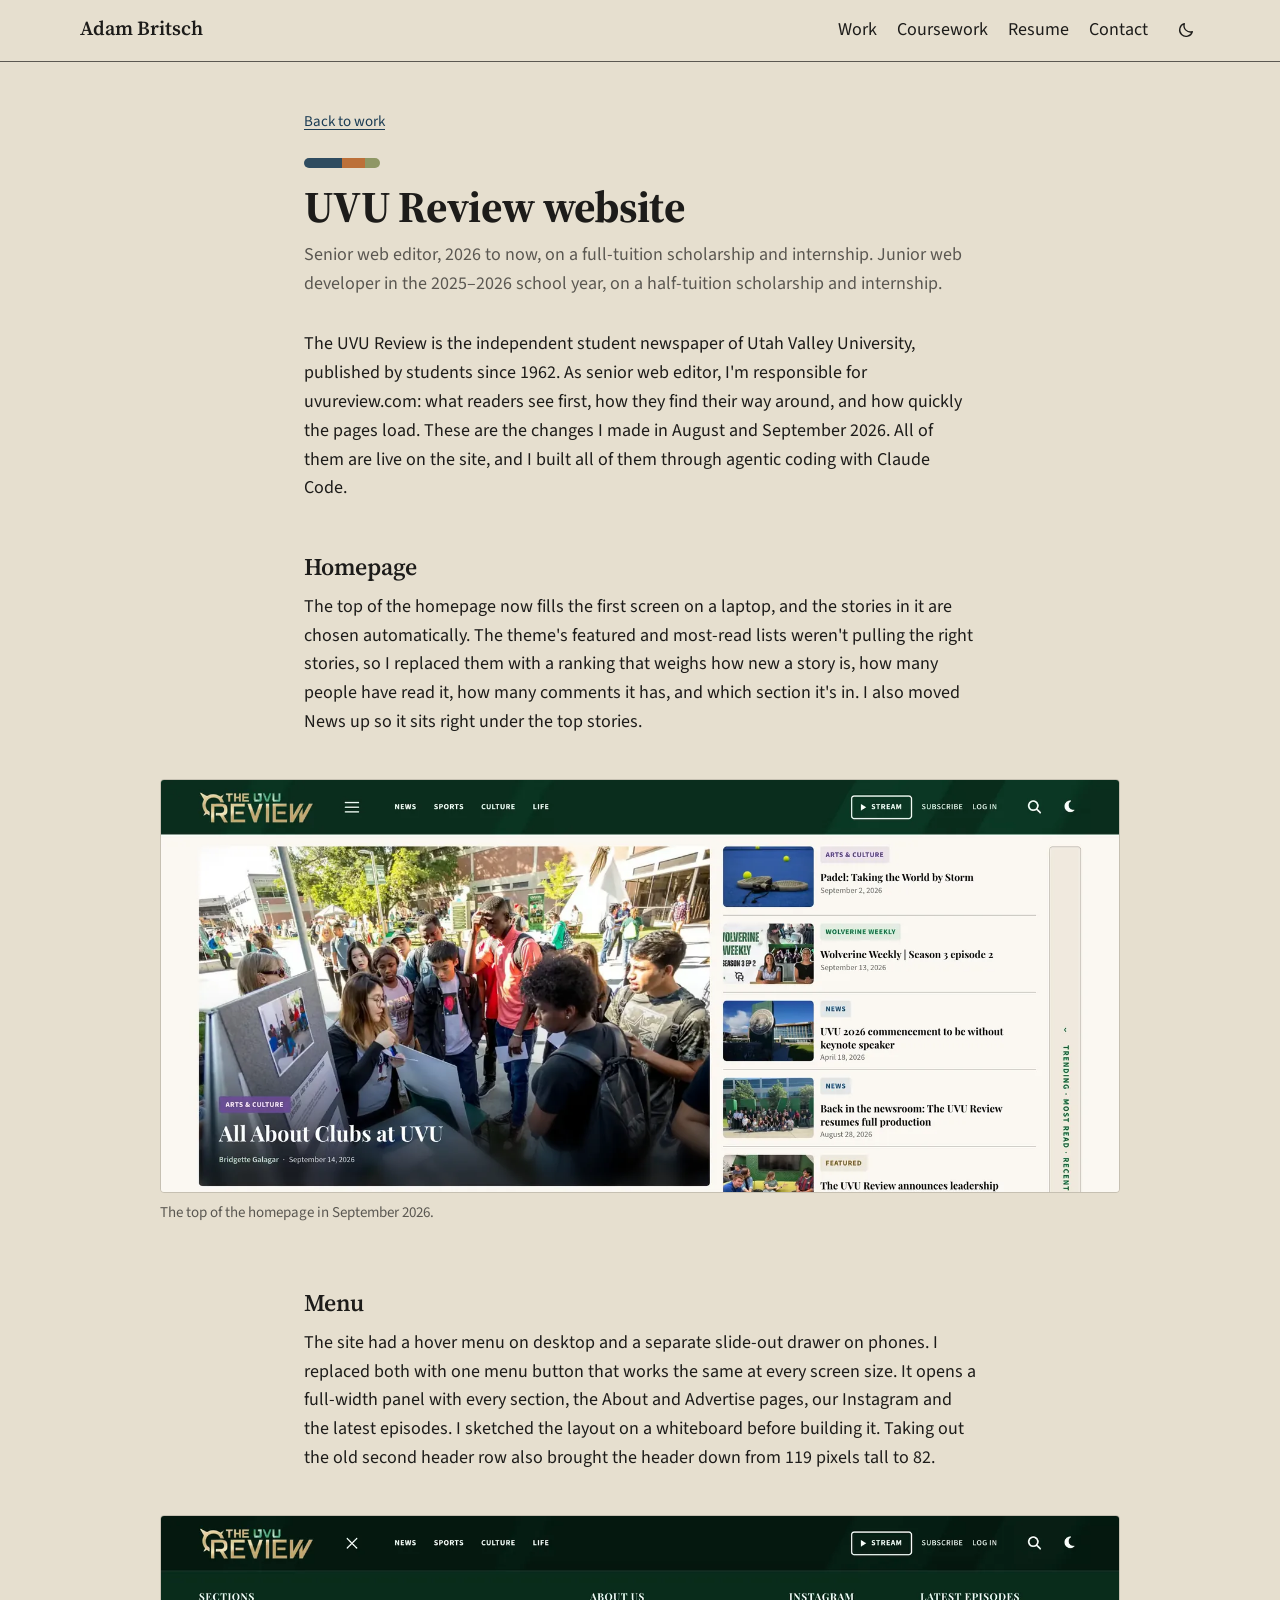
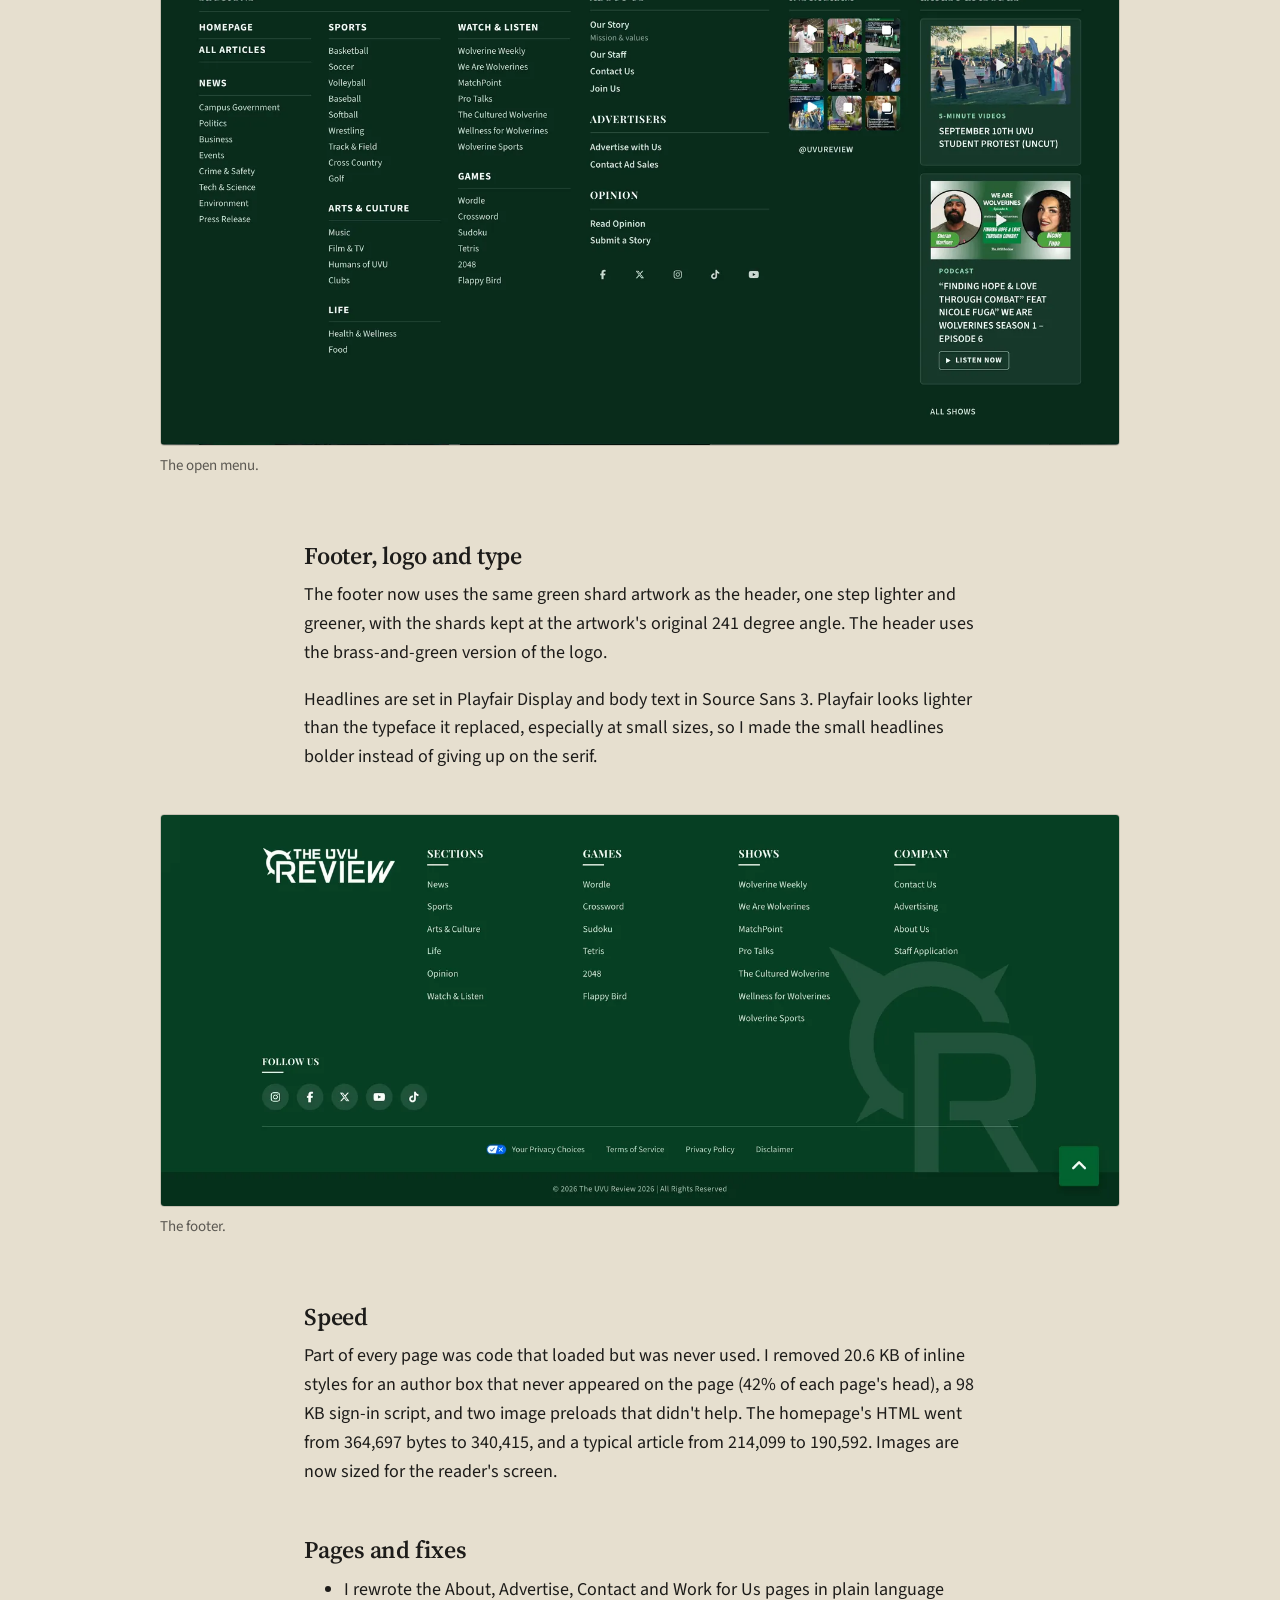
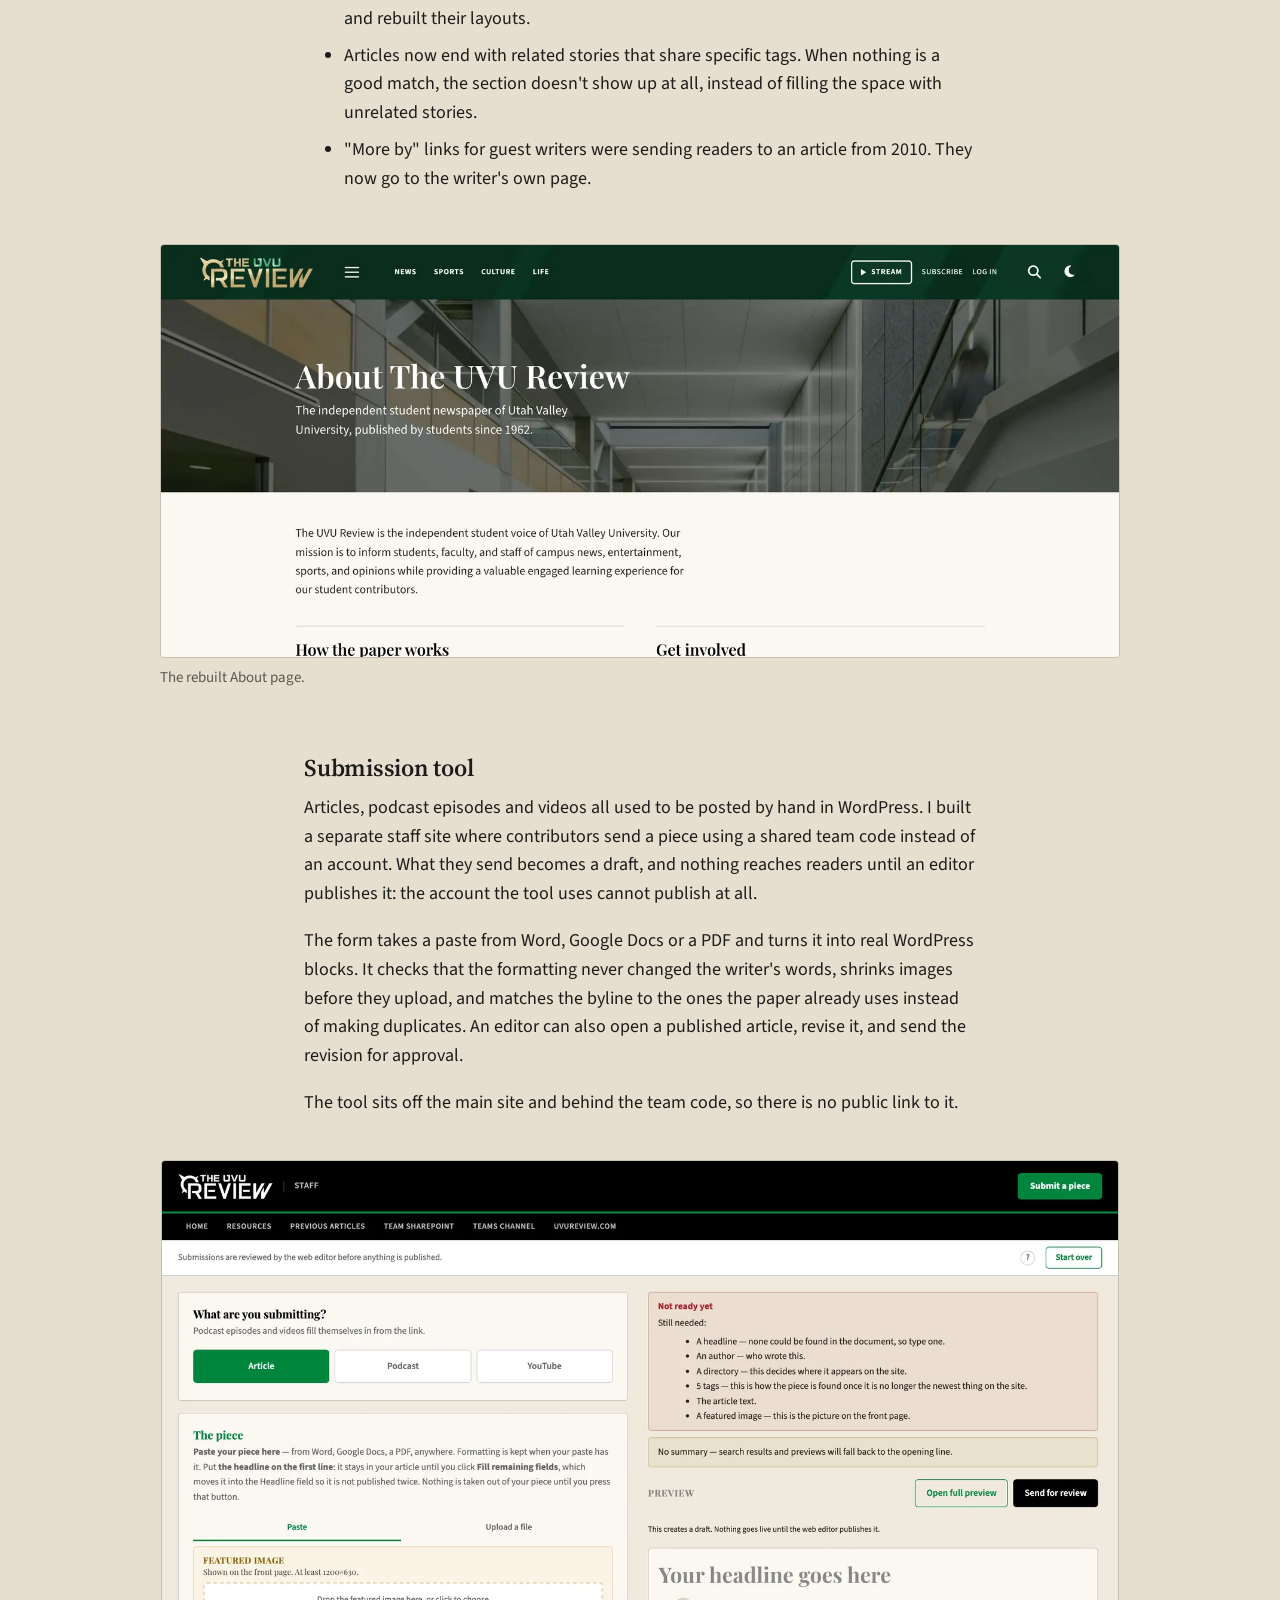
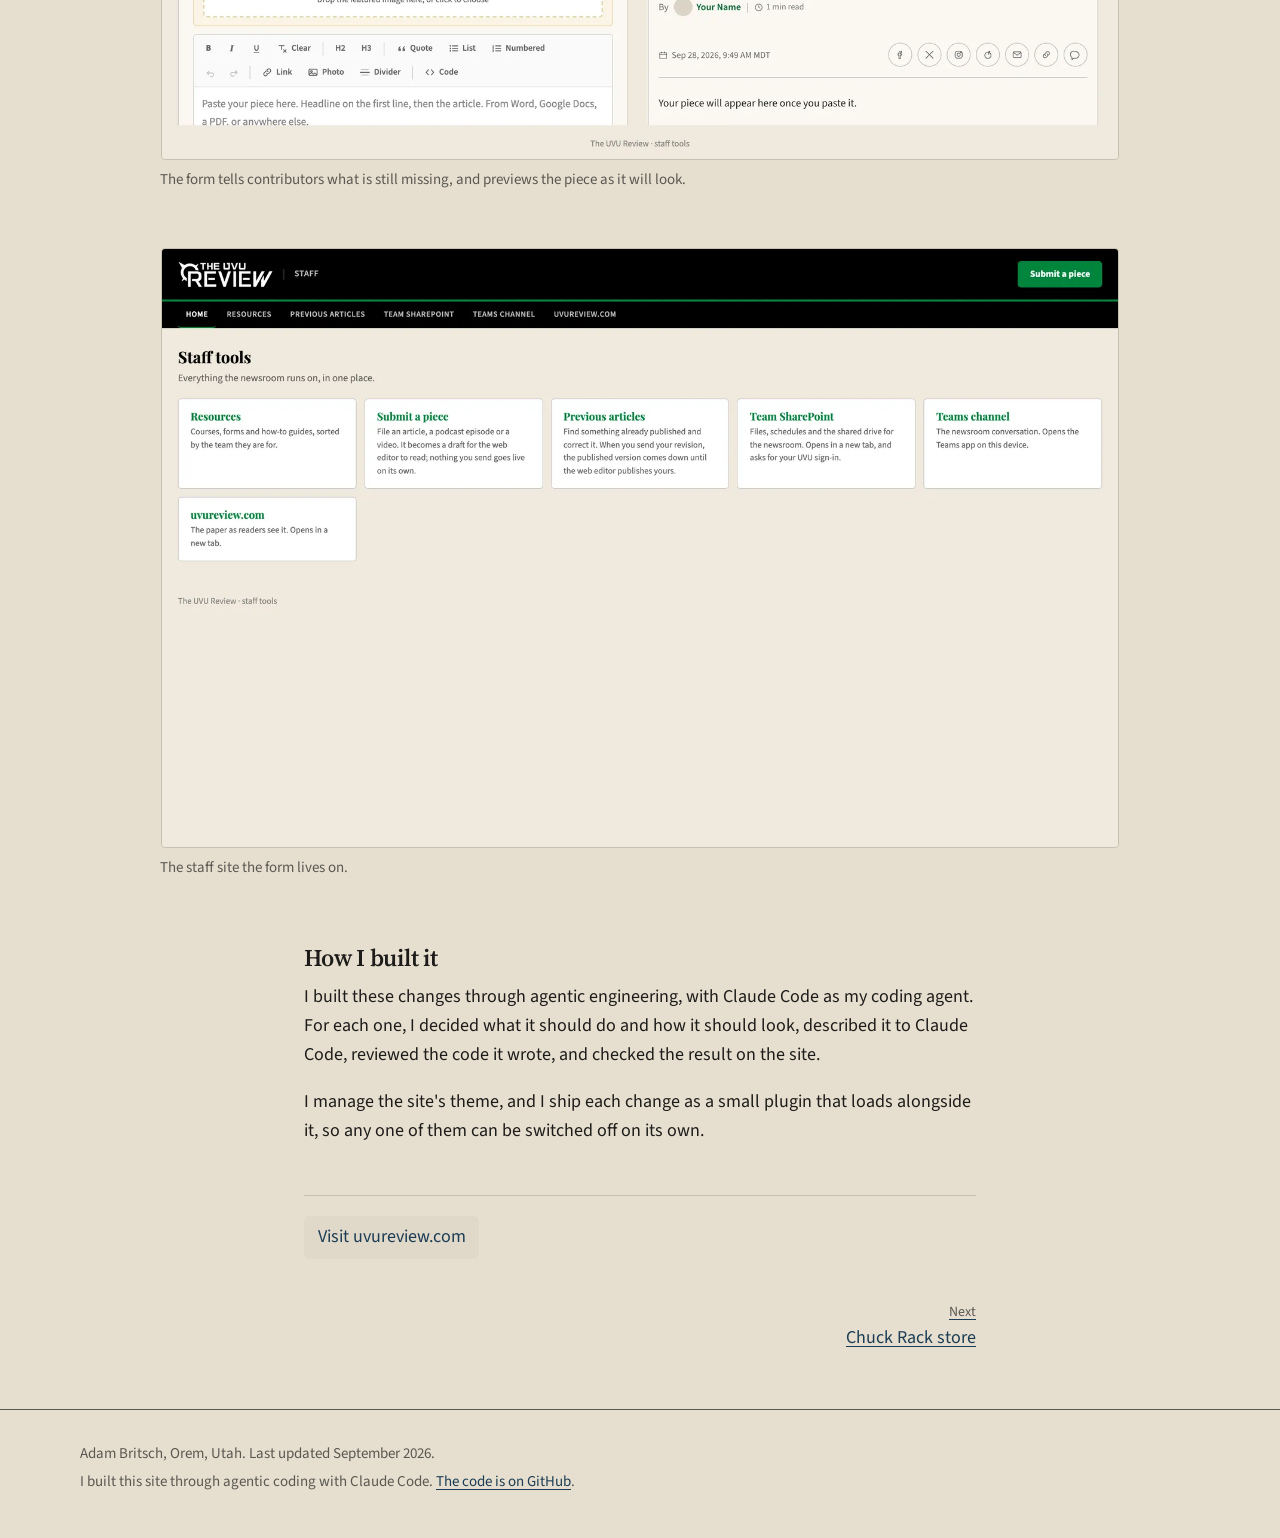
<file: case-studies/uvu-review.html>
<!DOCTYPE html>
<html lang="en">
<head>
    <meta charset="UTF-8">
    <meta name="viewport" content="width=device-width, initial-scale=1.0">
    <title>UVU Review website | Adam Britsch</title>
    <meta name="description" content="What Adam Britsch changed on uvureview.com as senior web editor: the homepage, menu, footer, page speed and link fixes.">
    <meta name="author" content="Adam Britsch">

    <link rel="canonical" href="https://adamkbritsch.github.io/Portfolio/case-studies/uvu-review.html">

    <meta property="og:type" content="article">
    <meta property="og:title" content="UVU Review website">
    <meta property="og:description" content="What Adam Britsch changed on uvureview.com as senior web editor: the homepage, menu, footer, page speed and link fixes.">
    <meta property="og:url" content="https://adamkbritsch.github.io/Portfolio/case-studies/uvu-review.html">
    <meta property="og:image" content="https://adamkbritsch.github.io/Portfolio/images/adam-britsch.jpg">

    <script type="application/ld+json">
{
                "@context": "https://schema.org",
                "@graph": [
                        {
                                "@type": "Article",
                                "@id": "https://adamkbritsch.github.io/Portfolio/case-studies/uvu-review.html#page",
                                "url": "https://adamkbritsch.github.io/Portfolio/case-studies/uvu-review.html",
                                "headline": "UVU Review website",
                                "description": "What Adam Britsch changed on uvureview.com as senior web editor: the homepage, menu, footer, page speed and link fixes.",
                                "author": {
                                        "@id": "https://adamkbritsch.github.io/Portfolio/#adam"
                                },
                                "publisher": {
                                        "@id": "https://adamkbritsch.github.io/Portfolio/#adam"
                                },
                                "isPartOf": {
                                        "@id": "https://adamkbritsch.github.io/Portfolio/#site"
                                },
                                "inLanguage": "en",
                                "mainEntityOfPage": "https://adamkbritsch.github.io/Portfolio/case-studies/uvu-review.html"
                        },
                        {
                                "@type": "BreadcrumbList",
                                "itemListElement": [
                                        {
                                                "@type": "ListItem",
                                                "position": 1,
                                                "name": "Home",
                                                "item": "https://adamkbritsch.github.io/Portfolio/"
                                        },
                                        {
                                                "@type": "ListItem",
                                                "position": 2,
                                                "name": "Case studies",
                                                "item": "https://adamkbritsch.github.io/Portfolio/case-studies/"
                                        },
                                        {
                                                "@type": "ListItem",
                                                "position": 3,
                                                "name": "UVU Review website",
                                                "item": "https://adamkbritsch.github.io/Portfolio/case-studies/uvu-review.html"
                                        }
                                ]
                        }
                ]
        }
    </script>

    <link rel="preconnect" href="https://fonts.googleapis.com">
    <link rel="preconnect" href="https://fonts.gstatic.com" crossorigin>
    <link href="https://fonts.googleapis.com/css2?family=Source+Sans+3:wght@400;600&family=Source+Serif+4:opsz,wght@8..60,600;8..60,700&display=swap" rel="stylesheet">
    <script src="../js/theme.js"></script>
    <link href="../css/styles.min.css" rel="stylesheet">

    <link rel="apple-touch-icon" sizes="180x180" href="../apple-touch-icon.png?v=2">
    <link rel="icon" type="image/png" sizes="32x32" href="../favicon-32x32.png?v=2">
    <link rel="icon" type="image/png" sizes="16x16" href="../favicon-16x16.png?v=2">
    <link rel="manifest" href="../site.webmanifest?v=2">
</head>
<body>
    <a class="skip-link" href="#main">Skip to main content</a>

    <header class="site-header">
        <div class="wrap">
            <a class="site-header__name" href="../index.html">Adam Britsch</a>
            <nav aria-label="Main">
                <ul class="site-nav">
                    <li><a href="../index.html#work">Work</a></li>
                    <li><a href="../index.html#coursework">Coursework</a></li>
                    <li><a href="../index.html#resume">Resume</a></li>
                    <li><a href="../index.html#contact">Contact</a></li>
                </ul>
            </nav>
                <button class="theme-toggle" type="button" aria-pressed="false">
                    <svg class="theme-toggle__icon theme-toggle__icon--sun" viewBox="0 0 24 24" width="18" height="18" fill="none" stroke="currentColor" stroke-width="1.8" stroke-linecap="round" aria-hidden="true" focusable="false"><circle cx="12" cy="12" r="4.2"/><path d="M12 2.4v2.6M12 19v2.6M4.2 4.2l1.9 1.9M17.9 17.9l1.9 1.9M2.4 12H5M19 12h2.6M4.2 19.8l1.9-1.9M17.9 6.1l1.9-1.9"/></svg>
                    <svg class="theme-toggle__icon theme-toggle__icon--moon" viewBox="0 0 24 24" width="18" height="18" fill="none" stroke="currentColor" stroke-width="1.8" stroke-linecap="round" stroke-linejoin="round" aria-hidden="true" focusable="false"><path d="M20.4 14.3A8.6 8.6 0 0 1 9.7 3.6a8.6 8.6 0 1 0 10.7 10.7Z"/></svg>
                    <span class="theme-toggle__label">Dark mode</span>
                </button>
        </div>
    </header>

    <main id="main" class="article">
        <p class="article__back"><a href="../index.html#work">Back to work</a></p>
        <h1>UVU Review website</h1>
        <p class="article__meta">Senior web editor, 2026 to now, on a full-tuition scholarship and internship. Junior web developer in the 2025–2026 school year, on a half-tuition scholarship and internship.</p>

        <p>The UVU Review is the independent student newspaper of Utah Valley University, published by students since 1962. As senior web editor, I'm responsible for uvureview.com: what readers see first, how they find their way around, and how quickly the pages load. These are the changes I made in August and September 2026. All of them are live on the site, and I built all of them through agentic coding with Claude Code.</p>

        <h2>Homepage</h2>
        <p>The top of the homepage now fills the first screen on a laptop, and the stories in it are chosen automatically. The theme's featured and most-read lists weren't pulling the right stories, so I replaced them with a ranking that weighs how new a story is, how many people have read it, how many comments it has, and which section it's in. I also moved News up so it sits right under the top stories.</p>
        <figure>
            <img class="shot" src="../images/work/uvu-review-home.webp" width="1600" height="689" alt="The top of the UVU Review homepage: a large lead story, two smaller stories and a list of recent headlines">
            <figcaption>The top of the homepage in September 2026.</figcaption>
        </figure>

        <h2>Menu</h2>
        <p>The site had a hover menu on desktop and a separate slide-out drawer on phones. I replaced both with one menu button that works the same at every screen size. It opens a full-width panel with every section, the About and Advertise pages, our Instagram and the latest episodes. I sketched the layout on a whiteboard before building it. Taking out the old second header row also brought the header down from 119 pixels tall to 82.</p>
        <figure>
            <img class="shot" src="../images/work/uvu-review-menu.webp" width="1600" height="883" alt="The open menu panel, with columns for sections, About Us, Advertisers, Opinion, Instagram and Latest Episodes" loading="lazy">
            <figcaption>The open menu.</figcaption>
        </figure>

        <h2>Footer, logo and type</h2>
        <p>The footer now uses the same green shard artwork as the header, one step lighter and greener, with the shards kept at the artwork's original 241 degree angle. The header uses the brass-and-green version of the logo.</p>
        <p>Headlines are set in Playfair Display and body text in Source Sans 3. Playfair looks lighter than the typeface it replaced, especially at small sizes, so I made the small headlines bolder instead of giving up on the serif.</p>
        <figure>
            <img class="shot" src="../images/work/uvu-review-footer.webp" width="1600" height="653" alt="The green site footer with columns of links for sections, games, shows and company" loading="lazy">
            <figcaption>The footer.</figcaption>
        </figure>

        <h2>Speed</h2>
        <p>Part of every page was code that loaded but was never used. I removed 20.6 KB of inline styles for an author box that never appeared on the page (42% of each page's head), a 98 KB sign-in script, and two image preloads that didn't help. The homepage's HTML went from 364,697 bytes to 340,415, and a typical article from 214,099 to 190,592. Images are now sized for the reader's screen.</p>

        <h2>Pages and fixes</h2>
        <ul>
            <li>I rewrote the About, Advertise, Contact and Work for Us pages in plain language and rebuilt their layouts.</li>
            <li>Articles now end with related stories that share specific tags. When nothing is a good match, the section doesn't show up at all, instead of filling the space with unrelated stories.</li>
            <li>"More by" links for guest writers were sending readers to an article from 2010. They now go to the writer's own page.</li>
        </ul>
        <figure>
            <img class="shot" src="../images/work/uvu-review-about.webp" width="1600" height="689" alt="The About The UVU Review page, with a photo header and sections titled How the paper works and Get involved" loading="lazy">
            <figcaption>The rebuilt About page.</figcaption>
        </figure>

        <h2>Submission tool</h2>
        <p>Articles, podcast episodes and videos all used to be posted by hand in WordPress. I built a separate staff site where contributors send a piece using a shared team code instead of an account. What they send becomes a draft, and nothing reaches readers until an editor publishes it: the account the tool uses cannot publish at all.</p>
        <p>The form takes a paste from Word, Google Docs or a PDF and turns it into real WordPress blocks. It checks that the formatting never changed the writer's words, shrinks images before they upload, and matches the byline to the ones the paper already uses instead of making duplicates. An editor can also open a published article, revise it, and send the revision for approval.</p>
        <p>The tool sits off the main site and behind the team code, so there is no public link to it.</p>
        <figure>
            <img class="shot" src="../images/work/uvu-review-submit-form.webp" width="1600" height="1000" alt="The submission form, with a list of what is still missing on the right and a preview of the article below it" loading="lazy">
            <figcaption>The form tells contributors what is still missing, and previews the piece as it will look.</figcaption>
        </figure>
        <figure>
            <img class="shot" src="../images/work/uvu-review-submit-tools.webp" width="1600" height="1000" alt="The staff site home page, with cards for resources, submitting a piece, previous articles, SharePoint, the Teams channel and the paper" loading="lazy">
            <figcaption>The staff site the form lives on.</figcaption>
        </figure>

        <h2>How I built it</h2>
        <p>I built these changes through agentic engineering, with Claude Code as my coding agent. For each one, I decided what it should do and how it should look, described it to Claude Code, reviewed the code it wrote, and checked the result on the site.</p>
        <p>I manage the site's theme, and I ship each change as a small plugin that loads alongside it, so any one of them can be switched off on its own.</p>

        <p class="article__links link-row">
            <a href="https://www.uvureview.com/">Visit uvureview.com</a>
        </p>

        <nav class="pager" aria-label="Case studies">
            <a href="case-study-01.html" rel="next"><span>Next</span>Chuck Rack store</a>
        </nav>
    </main>

    <footer class="site-footer">
        <div class="wrap">
            <p>Adam Britsch, Orem, Utah. Last updated September 2026.</p>
            <p>I built this site through agentic coding with Claude Code. <a href="https://github.com/adamkbritsch/Portfolio">The code is on GitHub</a>.</p>
        </div>
    </footer>
</body>
</html>
</file>
